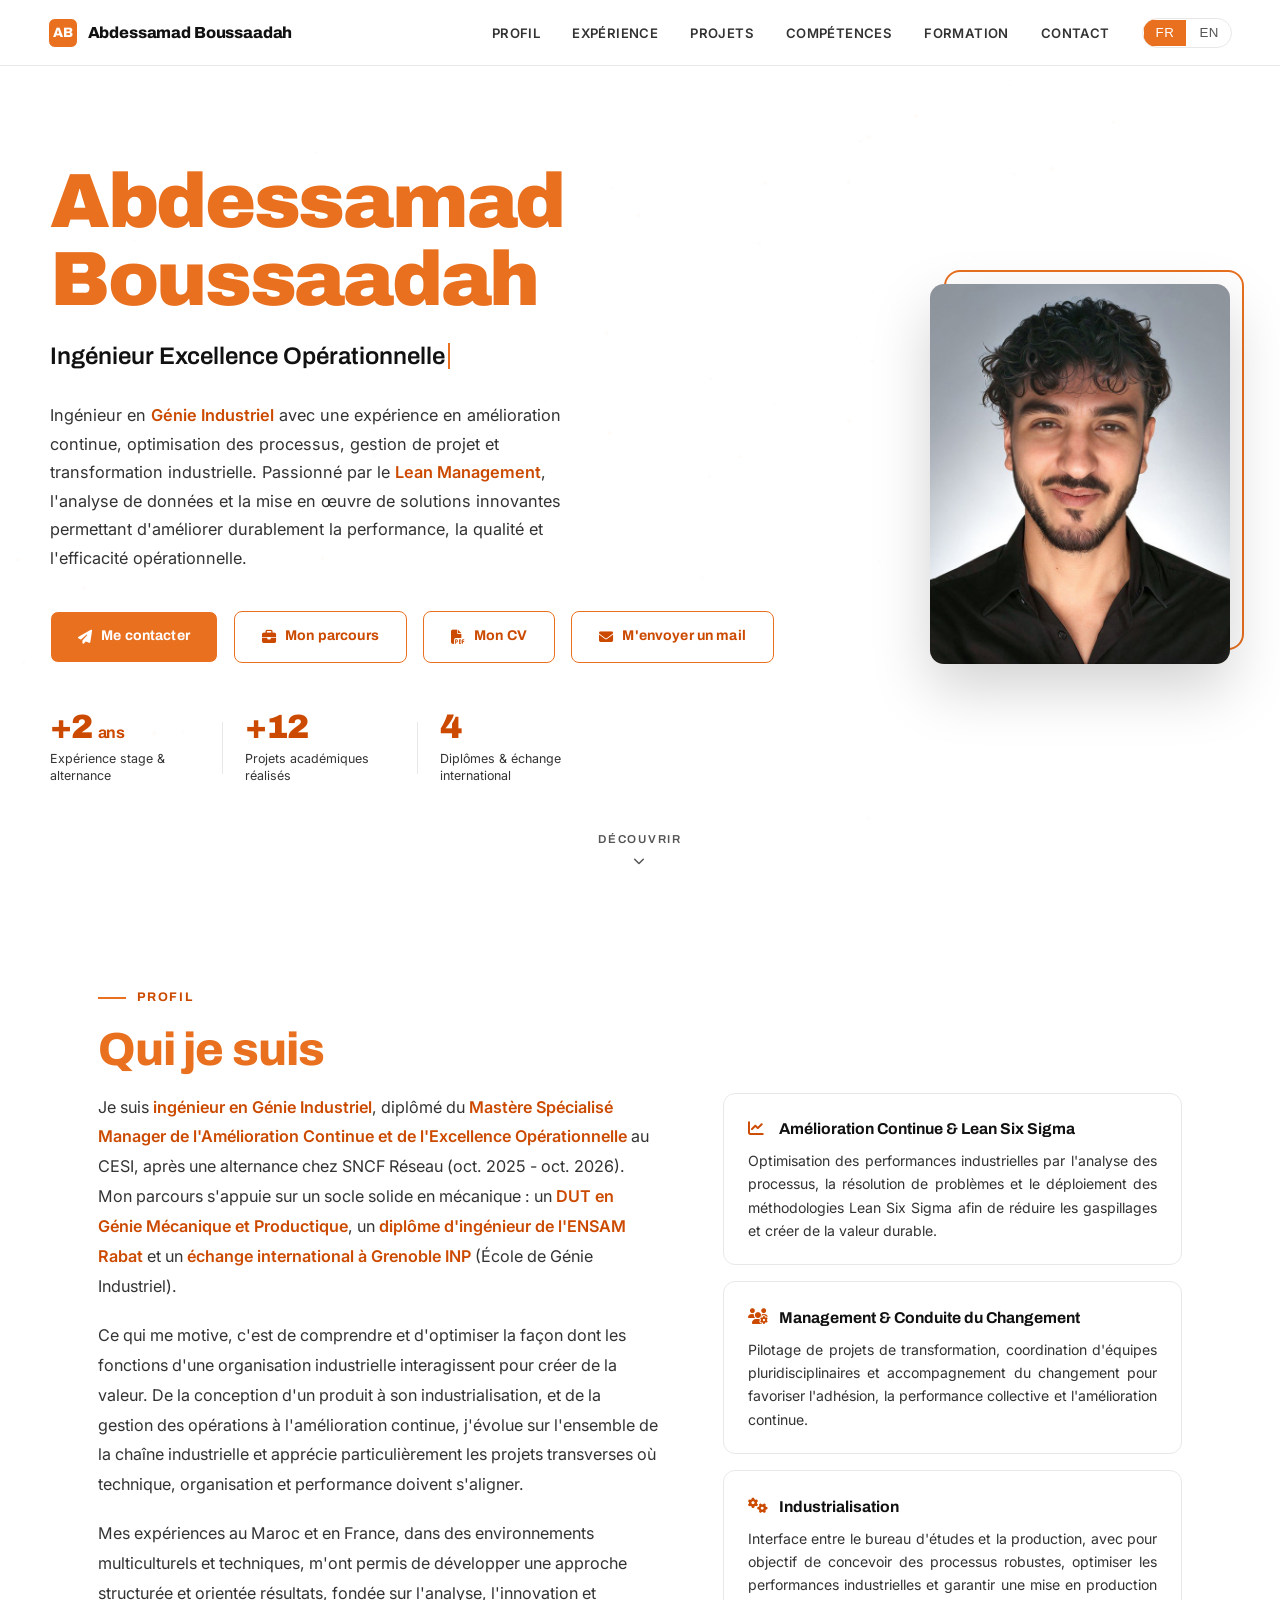
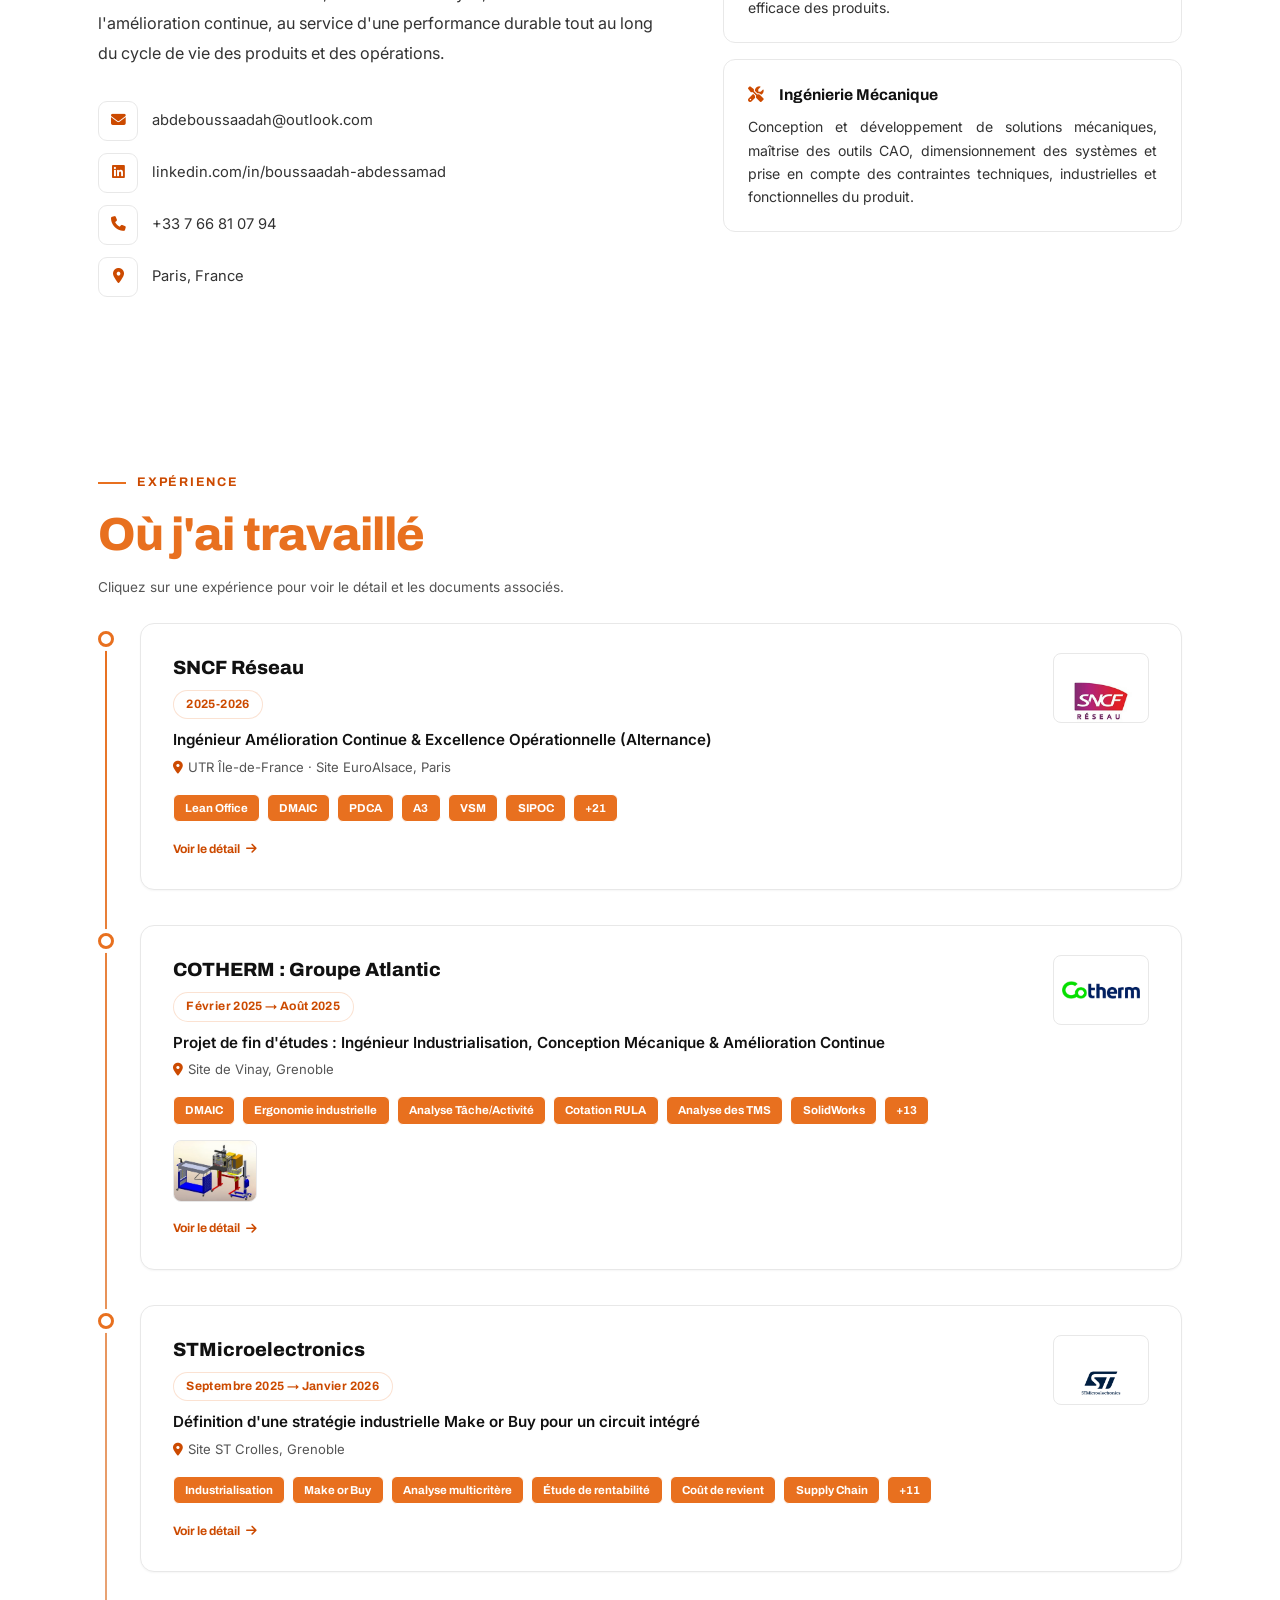
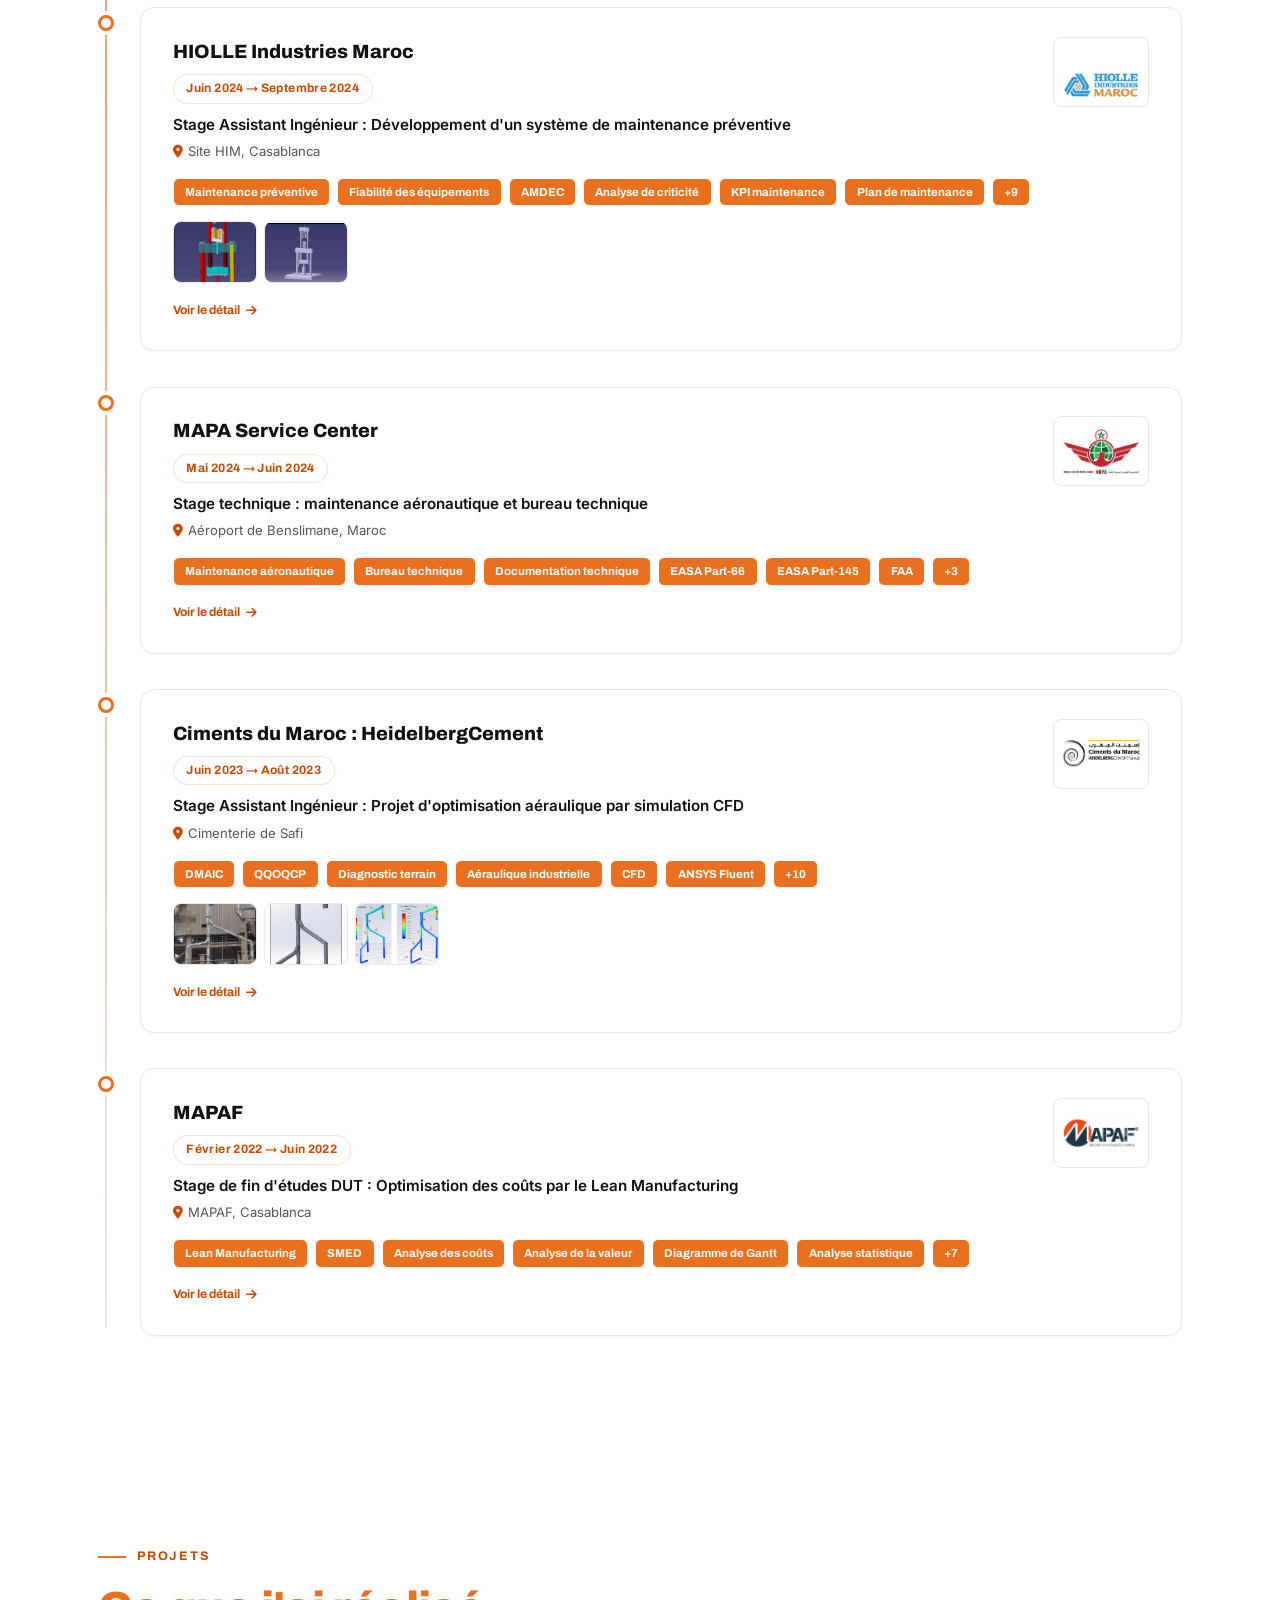
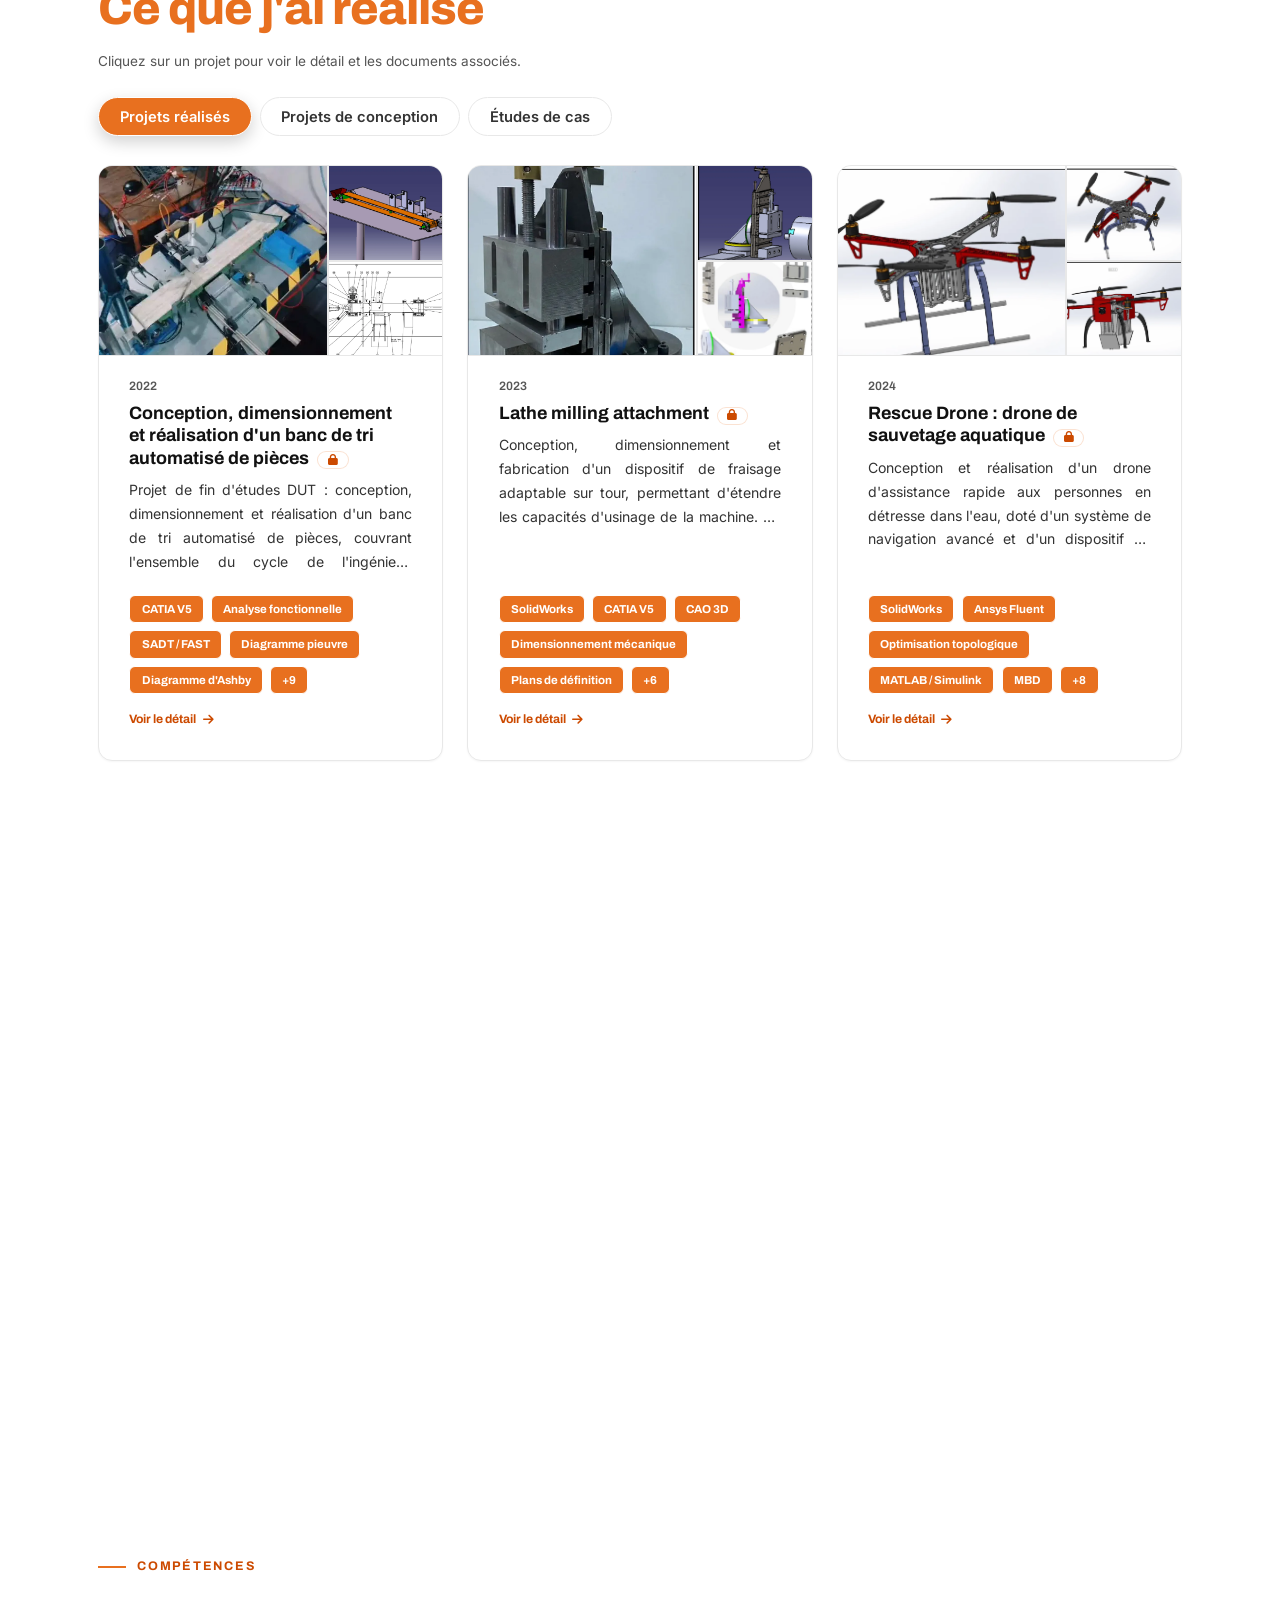
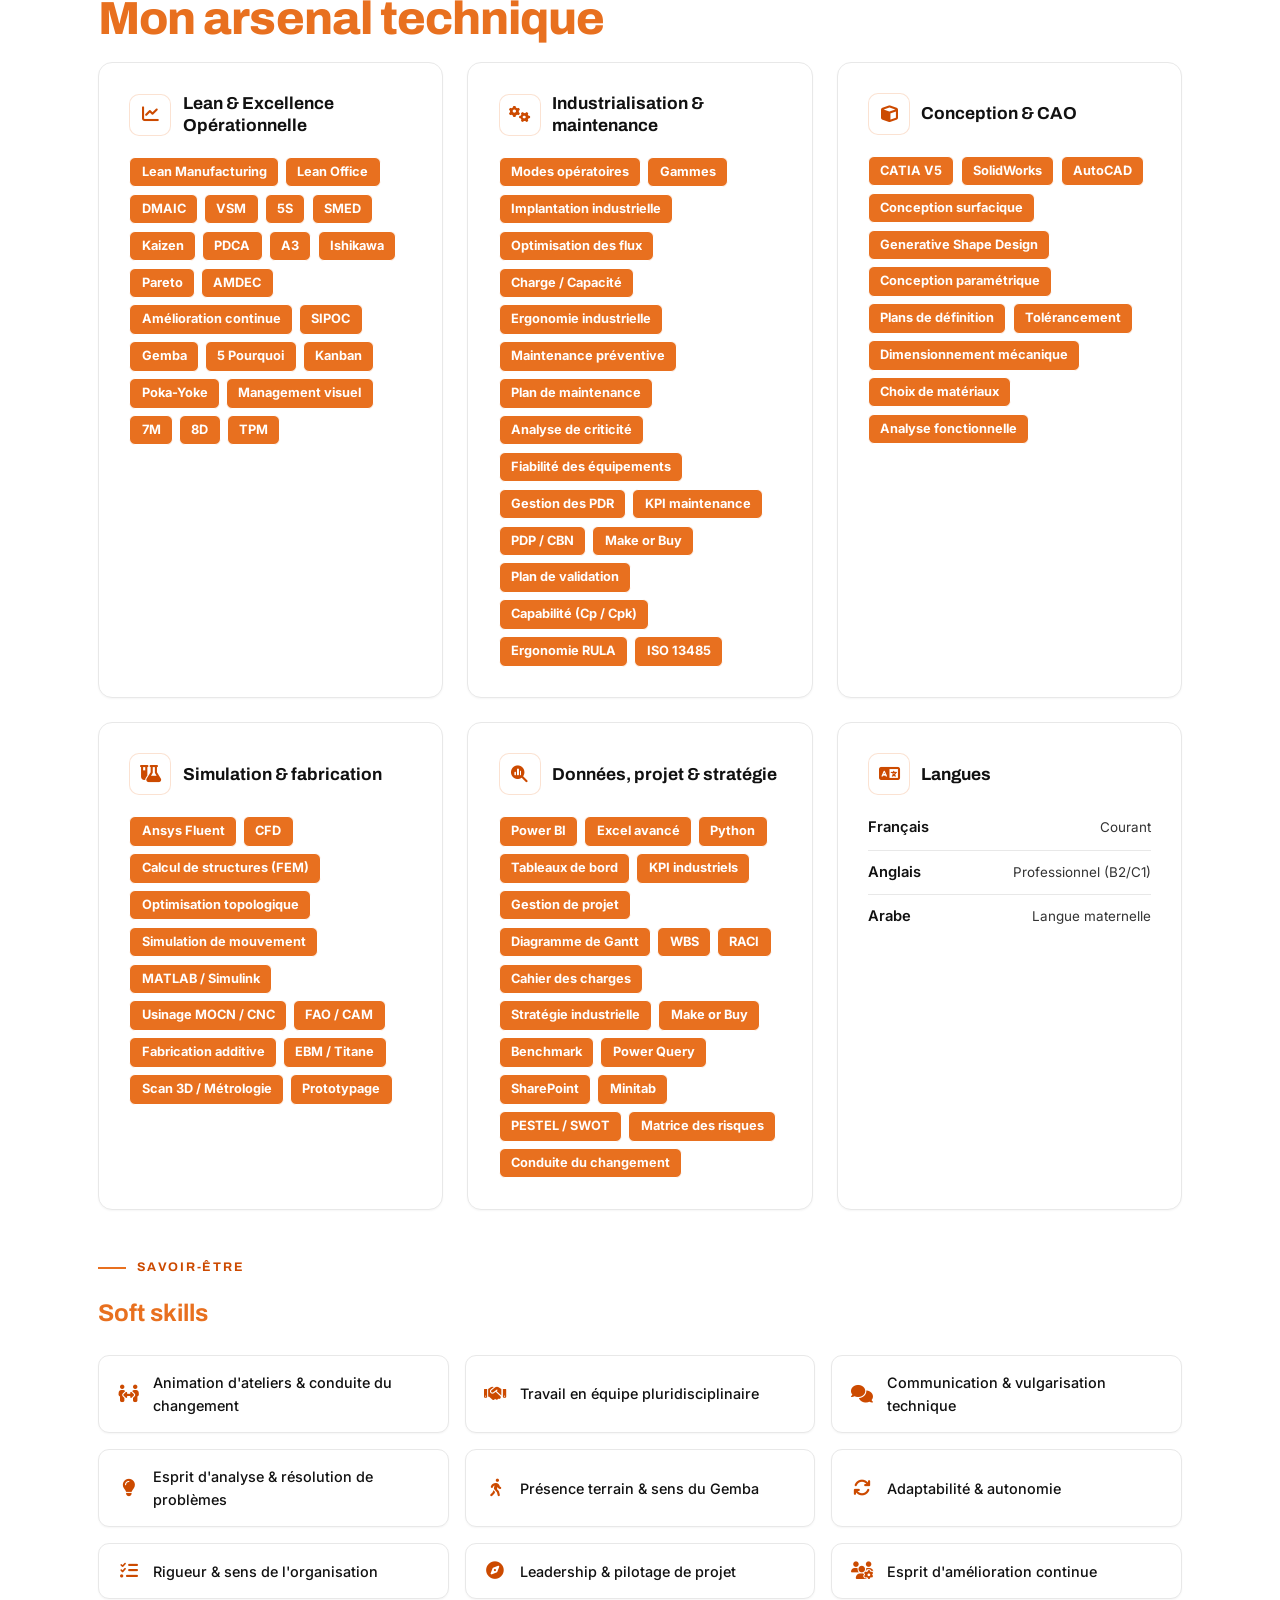
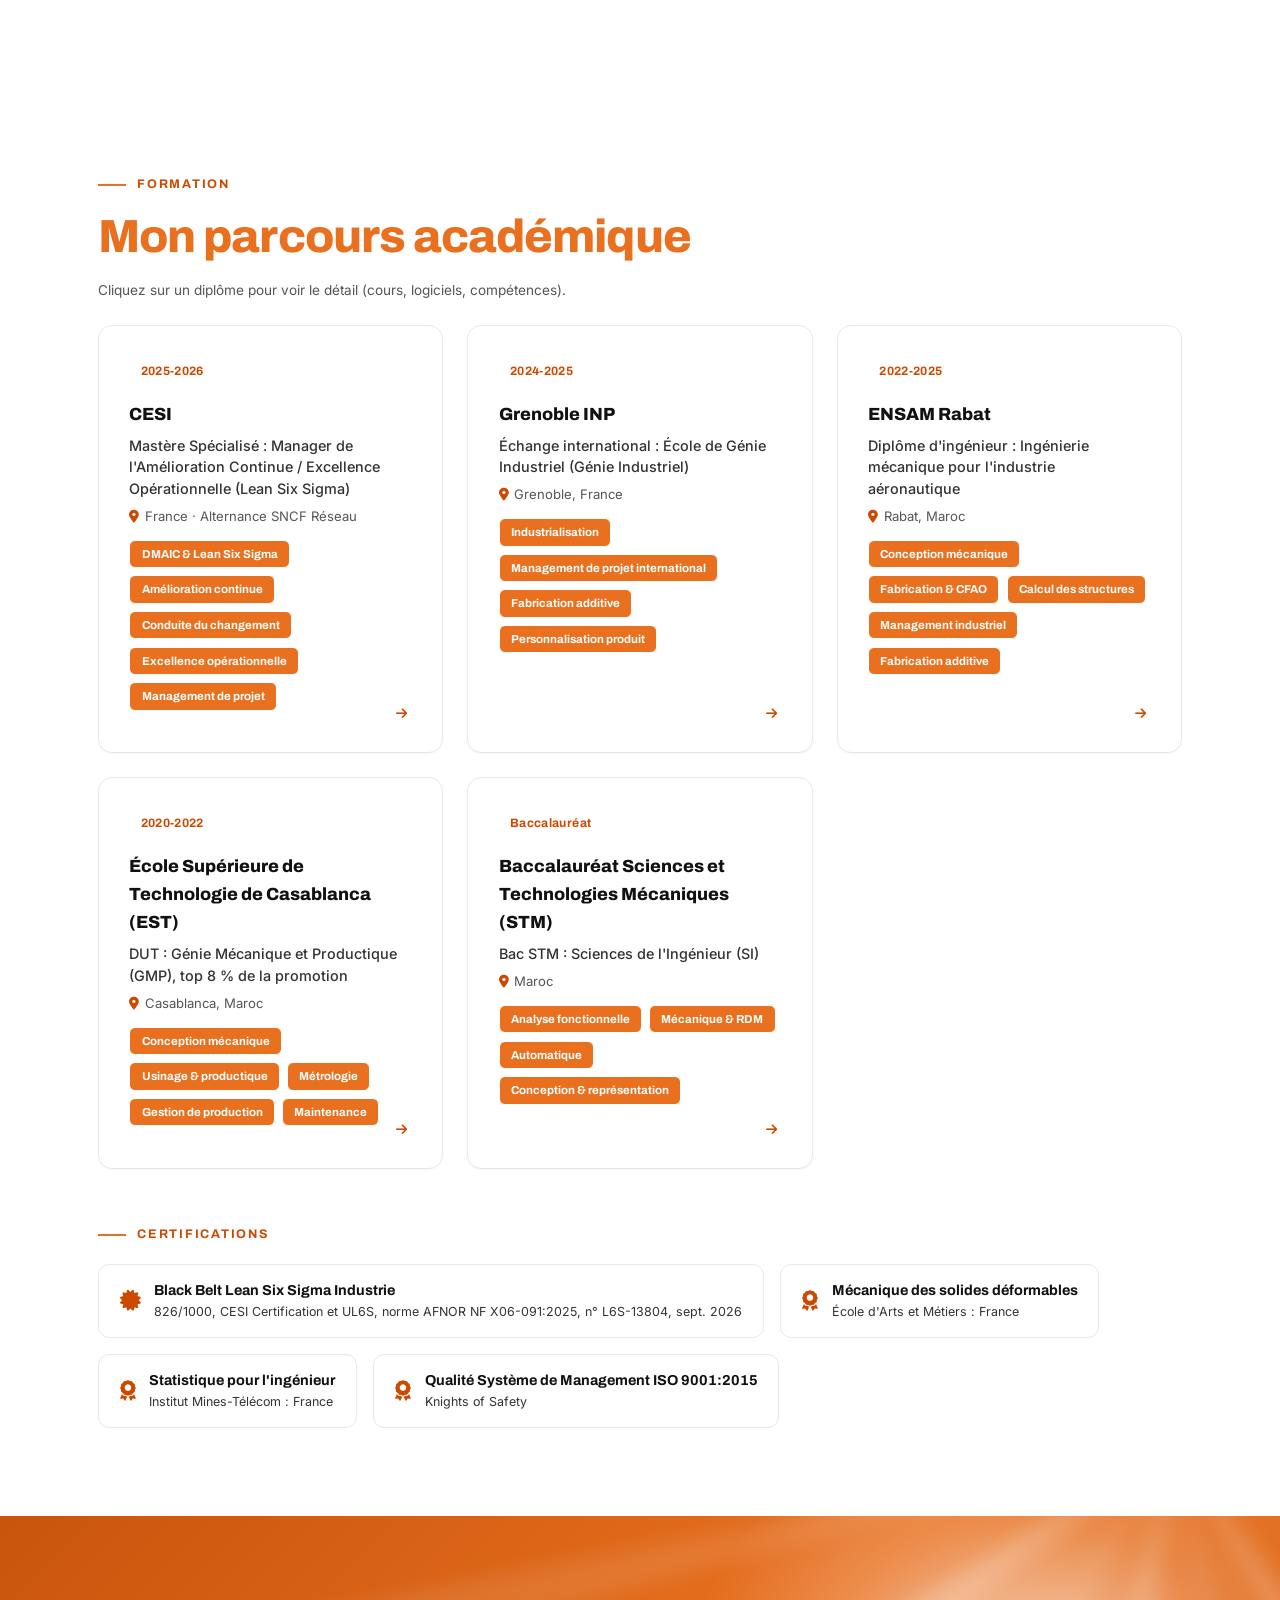
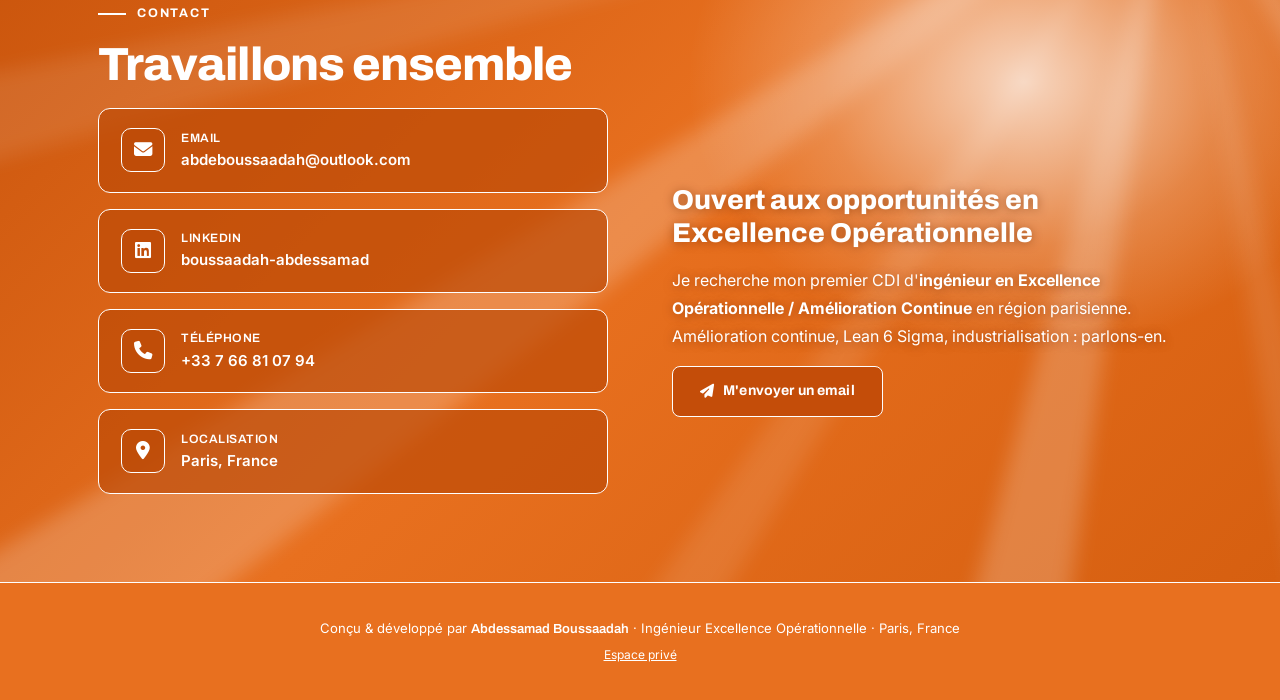
<file: index.html>
<!DOCTYPE html>
<html lang="fr" data-palette="oncf">
<head>
  <meta charset="UTF-8" />
  <meta name="viewport" content="width=device-width, initial-scale=1.0" />
  <title>Abdessamad Boussaadah : Ingénieur Excellence Opérationnelle & Amélioration Continue</title>
  <meta name="description" content="Abdessamad Boussaadah, en recherche de CDI : Ingénieur en Excellence Opérationnelle et Amélioration Continue (Lean 6 Sigma). Génie industriel, industrialisation, ingénierie mécanique. CESI, Grenoble INP, ENSAM Rabat." />
  <link rel="preconnect" href="https://fonts.googleapis.com" />
  <link rel="preconnect" href="https://fonts.gstatic.com" crossorigin />
  <link href="https://fonts.googleapis.com/css2?family=Archivo:wght@400;500;600;700;800;900&family=Inter:wght@300;400;500;600;700&display=swap" rel="stylesheet" />
  <link rel="stylesheet" href="https://cdnjs.cloudflare.com/ajax/libs/font-awesome/6.5.0/css/all.min.css" />
  <style>
    *, *::before, *::after { box-sizing: border-box; margin: 0; padding: 0; }

    :root {
      --navy:      #141d29;   /* bleu marine Safran  */
      --navy2:     #1d2a3a;
      --sky:       #2f9fe0;   /* bleu ciel accent    */
      --sky-dark:  #1a7fbd;
      --sky-soft:  #eaf5fc;
      --bg:        #ffffff;
      --bg2:       #f6f8fa;   /* blanc cassé         */
      --bg3:       #eef2f6;
      --text:      #141d29;
      --muted:     #5a6470;
      --muted2:    #8a939e;
      --border:    #e2e8ef;
      --navy-deep: #0e151f;
      --navy-rgb:  20,29,41;
      --sky-rgb:   47,159,224;
      --on-sky:    #fff;
      --sky-on-dark: #2f9fe0;
      --sky-on-dark-rgb: 47,159,224;
      --display:   'Archivo', sans-serif;
      --body:      'Inter', sans-serif;
    }

    html { scroll-behavior: smooth; }

    /* ── Background industriel animé (filigrane global) ── */
    #bg-net {
      position: fixed; inset: 0; z-index: 0;
      width: 100%; height: 100%;
      pointer-events: none;
    }
    /* le contenu passe au-dessus du canvas */
    nav, section, footer, .edu-modal-overlay { position: relative; z-index: 1; }
    nav { z-index: 100; }
    .edu-modal-overlay { z-index: 200; }

    body {
      font-family: var(--body);
      background: var(--bg);
      color: var(--text);
      overflow-x: hidden;
      line-height: 1.6;
    }

    ::-webkit-scrollbar { width: 8px; }
    ::-webkit-scrollbar-track { background: var(--bg2); }
    ::-webkit-scrollbar-thumb { background: var(--sky); border-radius: 4px; }

    /* ── NAV ── */
    nav {
      position: fixed; top: 0; left: 0; right: 0;
      z-index: 100;
      display: flex; align-items: center; justify-content: space-between;
      padding: 1.1rem 3rem;
      background: rgba(255,255,255,0.92);
      backdrop-filter: blur(12px);
      border-bottom: 1px solid var(--border);
      transition: padding .3s, box-shadow .3s;
    }
    nav.scrolled { padding: .7rem 3rem; box-shadow: 0 4px 24px rgba(var(--navy-rgb),.06); }
    .nav-logo {
      font-family: var(--display);
      font-size: 1rem; font-weight: 800;
      color: var(--navy); text-decoration: none;
      letter-spacing: -.01em; display: flex; align-items: center; gap: .6rem;
      white-space: nowrap;
    }
    .nav-logo .mark {
      width: 30px; height: 30px; border-radius: 7px;
      background: var(--navy); color: #fff;
      display: grid; place-items: center;
      font-size: .85rem; font-weight: 800;
      box-shadow: inset 0 0 0 2px var(--sky);
    }
    .nav-right { display: flex; align-items: center; gap: 2rem; }
    .nav-links { display: flex; gap: 2rem; list-style: none; }
    .nav-links a {
      font-size: .82rem; font-weight: 600;
      color: var(--muted); text-decoration: none;
      letter-spacing: .03em; text-transform: uppercase;
      transition: color .2s; position: relative;
    }
    .nav-links a::after {
      content: ''; position: absolute; bottom: -6px; left: 0;
      width: 0; height: 2px; background: var(--sky);
      transition: width .25s;
    }
    .nav-links a:hover { color: var(--navy); }
    .nav-links a:hover::after { width: 100%; }

    .lang-switch {
      display: flex; border: 1px solid var(--border); border-radius: 999px;
      overflow: hidden; font-family: var(--display); font-size: .72rem; font-weight: 700;
    }
    .lang-switch button {
      background: none; border: none; cursor: pointer;
      padding: .35rem .75rem; color: var(--muted2);
      letter-spacing: .04em; transition: background .2s, color .2s;
    }
    .lang-switch button.active { background: var(--navy); color: #fff; }

    .hamburger { display: none; flex-direction: column; gap: 5px; cursor: pointer; background: none; border: none; }
    .hamburger span { display: block; width: 24px; height: 2px; background: var(--navy); transition: all .3s; }

    section { position: relative; }

    /* ── HERO ── */
    #hero {
      min-height: 100vh;
      display: flex; align-items: center;
      padding: 7rem 3rem 4rem;
      background:
        radial-gradient(ellipse 60% 50% at 80% 0%, rgba(var(--sky-rgb),.12), transparent 60%),
        rgba(255,255,255,.78);
      position: relative; overflow: hidden;
    }
    /* fines lignes "trajectoire" en fond */
    #hero::before {
      content: ''; position: absolute; inset: 0; z-index: 0;
      background-image:
        linear-gradient(rgba(var(--navy-rgb),.025) 1px, transparent 1px),
        linear-gradient(90deg, rgba(var(--navy-rgb),.025) 1px, transparent 1px);
      background-size: 48px 48px;
      mask-image: radial-gradient(ellipse 80% 70% at 50% 40%, #000 30%, transparent 80%);
      -webkit-mask-image: radial-gradient(ellipse 80% 70% at 50% 40%, #000 30%, transparent 80%);
    }
    .hero-inner {
      max-width: 1180px; margin: 0 auto; width: 100%;
      display: grid; grid-template-columns: 1.4fr auto;
      gap: 5rem; align-items: center;
      position: relative; z-index: 1;
    }
    .hero-tag {
      display: inline-flex; align-items: center; gap: .6rem;
      font-family: var(--display); font-size: .76rem; font-weight: 700;
      color: var(--sky-dark); background: var(--sky-soft);
      border: 1px solid rgba(var(--sky-rgb),.25);
      padding: .4rem 1rem; border-radius: 999px;
      letter-spacing: .05em; text-transform: uppercase;
      margin-bottom: 1.8rem; animation: fadeUp .6s ease both;
    }
    .hero-tag .dot { width: 7px; height: 7px; border-radius: 50%; background: var(--sky); animation: pulse 2s infinite; }

    h1.hero-name {
      font-family: var(--display);
      font-size: clamp(2.6rem, 6vw, 4.8rem);
      font-weight: 900; line-height: 1.02;
      letter-spacing: -.03em; color: var(--navy);
      animation: fadeUp .6s .1s ease both;
    }
    h1.hero-name .accent { color: var(--sky); }

    .hero-role {
      font-family: var(--display);
      font-size: clamp(1.05rem, 2.4vw, 1.5rem);
      font-weight: 600; color: var(--muted);
      margin: 1.1rem 0 0; min-height: 1.6em;
      animation: fadeUp .6s .2s ease both;
    }
    #typed-text { color: var(--navy); border-right: 2px solid var(--sky); padding-right: 3px; }

    .hero-desc {
      max-width: 560px; margin: 1.6rem 0 2.4rem;
      color: var(--muted); font-size: 1.02rem; line-height: 1.75;
      text-align: justify; text-justify: inter-word;
      animation: fadeUp .6s .3s ease both;
    }
    .hero-desc strong { color: var(--navy); font-weight: 600; }

    .hero-cta { display: flex; gap: 1rem; flex-wrap: wrap; animation: fadeUp .6s .4s ease both; }
    .btn {
      display: inline-flex; align-items: center; gap: .55rem;
      padding: .85rem 1.7rem; border-radius: 8px;
      font-family: var(--display); font-size: .88rem; font-weight: 700;
      text-decoration: none; transition: all .25s; cursor: pointer; border: none;
      letter-spacing: .01em;
    }
    .btn-primary { background: var(--navy); color: #fff; }
    .btn-primary:hover { background: var(--sky); transform: translateY(-2px); box-shadow: 0 10px 28px rgba(var(--sky-rgb),.3); }
    .btn-outline { background: transparent; color: var(--navy); border: 1.5px solid var(--border); }
    .btn-outline:hover { border-color: var(--sky); color: var(--sky-dark); transform: translateY(-2px); }

    /* Stats chiffrées */
    .hero-stats {
      display: flex; gap: 2.8rem; flex-wrap: wrap; margin-top: 3rem;
      animation: fadeUp .6s .5s ease both;
    }
    .stat { position: relative; }
    .stat + .stat::before {
      content: ''; position: absolute; left: -1.4rem; top: 50%; transform: translateY(-50%);
      width: 1px; height: 70%; background: var(--border);
    }
    .stat-n {
      font-family: var(--display); font-size: 2.1rem; font-weight: 900;
      color: var(--navy); line-height: 1; letter-spacing: -.02em;
    }
    .stat-n .stat-u { font-size: 1rem; font-weight: 700; color: var(--sky-dark); }
    .stat-l { font-size: .78rem; color: var(--muted); margin-top: .45rem; max-width: 150px; line-height: 1.35; }

    /* Photo */
    .hero-photo-wrap { position: relative; flex-shrink: 0; align-self: center; }
    .hero-photo-wrap::before {
      content: ''; position: absolute; inset: -14px -14px 14px 14px;
      border: 2px solid var(--sky); border-radius: 16px; z-index: 0;
    }
    .hero-photo {
      width: 300px; height: 380px; border-radius: 14px;
      object-fit: cover; object-position: center;
      position: relative; z-index: 1;
      box-shadow: 0 24px 60px rgba(var(--navy-rgb),.18);
      display: block; background: var(--bg3);
    }
    .hero-photo-placeholder {
      width: 300px; height: 380px; border-radius: 14px;
      position: relative; z-index: 1;
      background: linear-gradient(160deg, var(--navy), var(--navy2));
      display: grid; place-items: center; color: var(--sky);
      box-shadow: 0 24px 60px rgba(var(--navy-rgb),.18);
      text-align: center; padding: 2rem;
    }
    .hero-photo-placeholder i { font-size: 3rem; margin-bottom: 1rem; opacity: .6; }
    .hero-photo-placeholder span { font-family: var(--display); font-size: .8rem; color: #fff; opacity: .55; line-height: 1.5; }

    .scroll-hint {
      position: absolute; bottom: 2rem; left: 50%; transform: translateX(-50%);
      color: var(--muted2); font-size: .72rem; text-transform: uppercase; letter-spacing: .15em;
      font-family: var(--display); font-weight: 600;
      display: flex; flex-direction: column; align-items: center; gap: .5rem;
      animation: bounce 2.2s infinite; z-index: 1;
    }

    /* ── SECTION COMMON ── */
    .section-wrap { max-width: 1180px; margin: 0 auto; padding: 6.5rem 3rem; }
    .section-eyebrow {
      font-family: var(--display); font-size: .78rem; font-weight: 700;
      color: var(--sky-dark); text-transform: uppercase; letter-spacing: .14em;
      display: flex; align-items: center; gap: .7rem; margin-bottom: 1rem;
    }
    .section-eyebrow::before { content: ''; width: 28px; height: 2px; background: var(--sky); }
    .section-title {
      font-family: var(--display);
      font-size: clamp(1.9rem, 4vw, 2.9rem);
      font-weight: 800; letter-spacing: -.02em; color: var(--navy);
      margin-bottom: 3rem; line-height: 1.1;
    }

    /* ── ABOUT ── */
    #about { background: rgba(246,248,250,.9); }
    .about-grid { display: grid; grid-template-columns: 1.1fr .9fr; gap: 4rem; align-items: start; }
    .about-text p { color: var(--muted); line-height: 1.85; margin-bottom: 1.2rem; font-size: 1.01rem; text-align: justify; text-justify: inter-word; }
    .about-text strong { color: var(--navy); font-weight: 600; }
    .about-contacts { display: flex; flex-direction: column; gap: .75rem; margin-top: 2rem; }
    .contact-item {
      display: flex; align-items: center; gap: .85rem;
      font-size: .92rem; color: var(--muted); text-decoration: none; transition: color .2s;
    }
    .contact-item:hover { color: var(--sky-dark); }
    .contact-icon {
      width: 40px; height: 40px; border-radius: 9px;
      background: #fff; border: 1px solid var(--border);
      display: grid; place-items: center; color: var(--sky-dark); flex-shrink: 0;
    }

    .about-right { display: flex; flex-direction: column; gap: 1rem; }
    .info-card {
      background: #fff; border: 1px solid var(--border);
      border-radius: 12px; padding: 1.4rem 1.5rem;
      transition: border-color .25s, transform .25s, box-shadow .25s;
    }
    .info-card:hover { border-color: var(--sky); transform: translateX(4px); box-shadow: 0 8px 24px rgba(var(--navy-rgb),.06); }
    .info-card-head { display: flex; align-items: center; gap: .7rem; font-family: var(--display); font-weight: 700; font-size: .98rem; margin-bottom: .5rem; color: var(--navy); }
    .info-card-head i { color: var(--sky-dark); width: 20px; }
    .info-card p { color: var(--muted); font-size: .88rem; line-height: 1.65; }

    /* ── EXPERIENCE ── */
    #experience { background: rgba(255,255,255,.86); }
    .timeline { position: relative; }
    .timeline::before {
      content: ''; position: absolute; left: 7px; top: 8px; bottom: 8px;
      width: 2px; background: linear-gradient(180deg, var(--sky), var(--border));
    }
    .tl-item { padding-left: 2.6rem; margin-bottom: 2.2rem; position: relative; }
    .tl-dot {
      position: absolute; left: 0; top: 8px;
      width: 16px; height: 16px; border-radius: 50%;
      background: #fff; border: 3px solid var(--sky);
      box-shadow: 0 0 0 4px var(--bg);
    }
    .tl-card {
      background: #fff; border: 1px solid var(--border);
      border-radius: 14px; padding: 1.8rem 2rem;
      transition: border-color .25s, transform .25s, box-shadow .25s;
    }
    .tl-card:hover { border-color: var(--sky); transform: translateX(6px); box-shadow: 0 14px 36px rgba(var(--navy-rgb),.07); }
    .tl-head { display: flex; align-items: flex-start; justify-content: space-between; flex-wrap: nowrap; gap: 1rem; margin-bottom: .35rem; }
    .tl-head-left { display: flex; flex-direction: column; gap: .4rem; align-items: flex-start; min-width: 0; }
    .tl-logo {
      flex-shrink: 0; width: 96px; height: 70px; border-radius: 8px;
      background: #fff; border: 1px solid var(--border);
      display: grid; place-items: center; overflow: hidden; padding: 8px;
    }
    .tl-logo img { max-width: 100%; max-height: 100%; object-fit: contain; display: block; }
    .detail-logo {
      position: absolute; top: 1.5rem; right: 4.4rem;
      width: 104px; height: 76px; border-radius: 9px;
      background: #fff; border: 1px solid rgba(255,255,255,.3);
      display: grid; place-items: center; overflow: hidden; padding: 9px;
    }
    .detail-logo:empty { display: none; }
    .detail-logo img { max-width: 100%; max-height: 100%; object-fit: contain; display: block; }
    .tl-company { font-family: var(--display); font-size: 1.2rem; font-weight: 800; color: var(--navy); }
    .tl-date {
      font-family: var(--display); font-size: .76rem; font-weight: 700; color: var(--sky-dark);
      background: var(--sky-soft); border: 1px solid rgba(var(--sky-rgb),.2);
      padding: .25rem .8rem; border-radius: 999px; white-space: nowrap; letter-spacing: .03em;
    }
    .tl-role { font-size: .95rem; color: var(--navy); font-weight: 600; margin-bottom: .25rem; }
    .tl-loc { font-size: .82rem; color: var(--muted2); margin-bottom: 1rem; }
    .tl-loc i { margin-right: .35rem; color: var(--sky-dark); }
    .tl-items { list-style: none; display: flex; flex-direction: column; gap: .55rem; }
    .tl-items li { font-size: .9rem; color: var(--muted); padding-left: 1.4rem; position: relative; line-height: 1.65; }
    .tl-items li::before { content: ''; position: absolute; left: 0; top: .55em; width: 6px; height: 6px; border-radius: 1px; background: var(--sky); }
    .tl-items strong { color: var(--navy); font-weight: 600; }

    /* ── PROJECTS ── */
    #projects { background: rgba(246,248,250,.9); }
    .proj-tabs { display: flex; gap: .5rem; flex-wrap: wrap; margin: 0 0 1.8rem; }
    .proj-tab {
      font-family: inherit; font-size: .92rem; font-weight: 600;
      color: var(--muted); background: #fff;
      border: 1px solid var(--border); border-radius: 999px;
      padding: .6rem 1.3rem; cursor: pointer;
      transition: color .2s, background .2s, border-color .2s, box-shadow .2s;
    }
    .proj-tab:hover { color: var(--navy); border-color: var(--sky); }
    .proj-tab.active {
      color: #fff; background: var(--navy);
      border-color: var(--navy); box-shadow: 0 6px 16px rgba(var(--navy-rgb),.18);
    }
    .proj-grid { display: grid; grid-template-columns: repeat(auto-fit, minmax(320px, 1fr)); gap: 1.5rem; }
    .proj-card {
      background: #fff; border: 1px solid var(--border);
      border-radius: 14px; padding: 1.9rem;
      transition: border-color .25s, transform .25s, box-shadow .25s;
      display: flex; flex-direction: column; position: relative; overflow: hidden;
    }
    .proj-card::before { content: ''; position: absolute; top: 0; left: 0; right: 0; height: 3px; background: var(--sky); transform: scaleX(0); transform-origin: left; transition: transform .3s; }
    .proj-card:hover::before { transform: scaleX(1); }
    .proj-card:hover { border-color: var(--sky); transform: translateY(-6px); box-shadow: 0 22px 44px rgba(var(--navy-rgb),.1); }
    .proj-top { display: flex; align-items: center; justify-content: space-between; margin-bottom: 1.1rem; }
    .proj-icon {
      width: 48px; height: 48px; border-radius: 11px;
      background: var(--sky-soft); border: 1px solid rgba(var(--sky-rgb),.2);
      display: grid; place-items: center; color: var(--sky-dark); font-size: 1.2rem;
    }
    .proj-year { font-family: var(--display); font-size: .76rem; font-weight: 600; color: var(--muted2); }
    .proj-name { font-family: var(--display); font-size: 1.12rem; font-weight: 700; margin-bottom: .55rem; color: var(--navy); line-height: 1.25; }
    .proj-desc { font-size: .88rem; color: var(--muted); line-height: 1.7; flex: 1; margin-bottom: 1.3rem; }
    .proj-tags { display: flex; flex-wrap: wrap; gap: .45rem; }
    .tag {
      font-family: var(--display); font-size: .72rem; font-weight: 600;
      padding: .25rem .7rem; border-radius: 6px;
      background: var(--bg3); border: 1px solid var(--border); color: var(--muted);
    }
    .tag.sky { background: var(--sky-soft); border-color: rgba(var(--sky-rgb),.25); color: var(--sky-dark); }

    /* ── SKILLS ── */
    #skills { background: rgba(255,255,255,.86); }
    .skills-grid { display: grid; grid-template-columns: repeat(auto-fit, minmax(300px, 1fr)); gap: 1.5rem; align-items: stretch; }
    .skill-cat {
      background: #fff; border: 1px solid var(--border);
      border-radius: 14px; padding: 1.9rem;
      transition: border-color .25s, transform .25s, box-shadow .25s;
      display: flex; flex-direction: column; position: relative; overflow: hidden;
    }
    .skill-cat::before { content: ''; position: absolute; top: 0; left: 0; right: 0; height: 3px; background: var(--sky); transform: scaleX(0); transform-origin: left; transition: transform .3s; }
    .skill-cat:hover::before { transform: scaleX(1); }
    .skill-cat:hover { border-color: var(--sky); transform: translateY(-6px); box-shadow: 0 22px 44px rgba(var(--navy-rgb),.1); }
    .skill-cat-head { display: flex; align-items: center; gap: .7rem; font-family: var(--display); font-weight: 700; font-size: 1.08rem; line-height: 1.25; margin-bottom: 1.3rem; color: var(--navy); }
    .skill-cat-head i { width: 42px; height: 42px; border-radius: 10px; background: var(--sky-soft); border: 1px solid rgba(var(--sky-rgb),.2); display: grid; place-items: center; color: var(--sky-dark); font-size: 1.05rem; flex-shrink: 0; }
    .skill-tags { display: flex; flex-wrap: wrap; gap: .5rem; flex: 1; align-content: space-between; }
    .stag {
      font-family: var(--body); font-size: .84rem; font-weight: 500;
      padding: .4rem .85rem; border-radius: 7px; flex: 1 1 auto; text-align: center; white-space: nowrap;
      background: var(--bg3); border: 1px solid var(--border); color: var(--text); transition: all .2s;
    }
    .stag:hover { background: var(--sky-soft); border-color: rgba(var(--sky-rgb),.3); color: var(--sky-dark); }
    .stag.highlight { background: var(--bg3); border-color: var(--border); color: var(--text); }

    /* Soft skills */
    .soft-block { margin-top: 3rem; }
    .soft-title { font-family: var(--display); font-weight: 700; font-size: 1.5rem; color: var(--navy); margin: .2rem 0 1.4rem; }
    .soft-grid { display: grid; grid-template-columns: repeat(auto-fit, minmax(260px, 1fr)); gap: 1rem; }
    .soft-item { display: flex; align-items: center; gap: .85rem; background: #fff; border: 1px solid var(--border); border-radius: 11px; padding: .95rem 1.15rem; font-size: .9rem; font-weight: 500; color: var(--text); transition: border-color .2s, transform .2s, box-shadow .2s; }
    .soft-item:hover { border-color: var(--sky); transform: translateY(-3px); box-shadow: 0 12px 28px rgba(var(--navy-rgb),.07); }
    .soft-item i { color: var(--sky-dark); font-size: 1.1rem; flex-shrink: 0; width: 1.4rem; text-align: center; }

    /* ── EDUCATION ── */
    #education { background: rgba(246,248,250,.9); }
    .edu-grid { display: grid; grid-template-columns: repeat(auto-fit, minmax(300px, 1fr)); gap: 1.5rem; }
    .edu-hint { font-size: .85rem; color: var(--muted2); margin-bottom: 1.5rem; display: flex; align-items: center; gap: .5rem; }
    .edu-card {
      background: #fff; border: 1px solid var(--border);
      border-radius: 14px; padding: 1.9rem;
      transition: border-color .25s, transform .25s, box-shadow .25s;
      position: relative; cursor: pointer; outline: none; padding-bottom: 2.6rem;
    }
    .edu-card:hover, .edu-card:focus-visible { border-color: var(--sky); transform: translateY(-4px); box-shadow: 0 14px 34px rgba(var(--navy-rgb),.08); }
    .edu-card:focus-visible { box-shadow: 0 0 0 3px rgba(var(--sky-rgb),.35); }
    .edu-year {
      font-family: var(--display); font-size: .76rem; font-weight: 700; color: var(--sky-dark);
      background: var(--sky-soft); padding: .25rem .7rem; border-radius: 999px;
      display: inline-block; margin-bottom: 1rem; letter-spacing: .03em;
    }
    .edu-school { font-family: var(--display); font-size: 1.1rem; font-weight: 800; margin-bottom: .35rem; color: var(--navy); }
    .edu-degree { font-size: .9rem; color: var(--muted); font-weight: 500; margin-bottom: .4rem; line-height: 1.5; }
    .edu-loc { font-size: .82rem; color: var(--muted2); }
    .edu-loc i { margin-right: .35rem; color: var(--sky-dark); }
    .edu-more {
      position: absolute; bottom: 1.4rem; right: 1.6rem;
      width: 30px; height: 30px; border-radius: 50%;
      background: var(--sky-soft); color: var(--sky-dark);
      display: grid; place-items: center; font-size: .8rem;
      transition: background .25s, color .25s, transform .25s;
    }
    .edu-card:hover .edu-more, .edu-card:focus-visible .edu-more { background: var(--sky); color: #fff; transform: translateX(3px); }

    /* ── MODALE FORMATION ── */
    .edu-modal-overlay {
      position: fixed; inset: 0; z-index: 200;
      background: rgba(var(--navy-rgb),.55); backdrop-filter: blur(4px);
      display: none; align-items: center; justify-content: center; padding: 1.5rem;
      opacity: 0; transition: opacity .25s;
    }
    .edu-modal-overlay.open { display: flex; opacity: 1; }
    .edu-modal {
      background: #fff; border-radius: 18px; width: 100%; max-width: 640px;
      max-height: 88vh; overflow-y: auto; position: relative;
      box-shadow: 0 30px 80px rgba(var(--navy-rgb),.35);
      transform: translateY(20px) scale(.97); transition: transform .3s;
    }
    .edu-modal-overlay.open .edu-modal { transform: translateY(0) scale(1); }
    .edu-modal-close {
      position: absolute; top: 1.1rem; right: 1.1rem;
      width: 38px; height: 38px; border-radius: 50%;
      background: var(--bg2); border: 1px solid var(--border); color: var(--navy);
      cursor: pointer; font-size: 1rem; display: grid; place-items: center;
      transition: background .2s, color .2s; z-index: 2;
    }
    .edu-modal-close:hover { background: var(--navy); color: #fff; }
    .edu-modal-head {
      background: linear-gradient(150deg, var(--navy), var(--navy2));
      color: #fff; padding: 2.2rem 2.2rem 1.8rem; border-radius: 18px 18px 0 0;
    }
    .edu-modal-year {
      font-family: var(--display); font-size: .74rem; font-weight: 700; color: var(--navy);
      background: var(--sky); padding: .25rem .7rem; border-radius: 999px;
      display: inline-block; margin-bottom: .9rem; letter-spacing: .03em;
    }
    .edu-modal-school { font-family: var(--display); font-size: 1.5rem; font-weight: 800; margin-bottom: .4rem; line-height: 1.15; }
    /* espace pour le logo dans la modale détail */
    #detailModal .edu-modal-head { padding-right: 9rem; }
    #detailModal .edu-modal-head:has(.detail-logo:empty) { padding-right: 2.2rem; }
    .edu-modal-degree { font-size: .95rem; color: rgba(255,255,255,.8); line-height: 1.5; margin-bottom: .7rem; }
    .edu-modal-loc { font-size: .82rem; color: var(--sky); }
    .edu-modal-body { padding: 1.8rem 2.2rem 2.2rem; }
    .edu-block { margin-bottom: 1.7rem; }
    .edu-block:last-child { margin-bottom: 0; }
    .edu-block-head {
      font-family: var(--display); font-weight: 700; font-size: .95rem; color: var(--navy);
      display: flex; align-items: center; gap: .6rem; margin-bottom: .9rem;
    }
    .edu-block-head i { color: var(--sky-dark); }
    .edu-block ul { list-style: none; display: flex; flex-direction: column; gap: .5rem; }
    .edu-block ul li { font-size: .88rem; color: var(--muted); padding-left: 1.3rem; position: relative; line-height: 1.6; }
    .edu-block ul li::before { content: ''; position: absolute; left: 0; top: .55em; width: 6px; height: 6px; border-radius: 1px; background: var(--sky); }
    .detail-thesis-box {
      background: var(--sky-soft, var(--sky-soft)); border-left: 3px solid var(--sky);
      border-radius: 8px; padding: .9rem 1.1rem; color: var(--navy);
      font-size: .9rem; line-height: 1.6; font-style: italic;
    }
    .dx-flow { display: flex; flex-wrap: wrap; align-items: stretch; gap: .4rem; margin: .2rem 0 .4rem; }
    .dx-flow-step {
      flex: 1 1 0; min-width: 110px; background: var(--sky-soft, var(--sky-soft));
      border: 1px solid #cfe5f5; border-radius: 8px; padding: .6rem .5rem;
      font-size: .72rem; font-weight: 600; color: var(--navy); text-align: center;
      display: flex; align-items: center; justify-content: center; line-height: 1.3;
    }
    .dx-flow-arrow { display: flex; align-items: center; color: var(--sky); font-size: .8rem; }
    @media (max-width: 640px) {
      .dx-flow { flex-direction: column; }
      .dx-flow-step { min-width: 0; }
      .dx-flow-arrow { transform: rotate(90deg); justify-content: center; }
    }
    @media (max-width: 720px) { .dx-grid { grid-template-columns: 1fr; } }
    .dx-panel { border: 1px solid var(--border); border-radius: 10px; overflow: hidden; }
    .dx-panel-head { background: var(--navy); color: #fff; font-size: .72rem; font-weight: 700; text-transform: uppercase; letter-spacing: .04em; padding: .55rem .8rem; text-align: center; }
    .dx-rows { padding: .3rem .8rem; }
    .dx-row { display: flex; justify-content: space-between; align-items: center; padding: .5rem 0; border-bottom: 1px solid var(--border); font-size: .82rem; }
    .dx-row:last-child { border-bottom: none; }
    .dx-row .k { color: var(--muted); }
    .dx-row .val { font-weight: 700; color: var(--navy); font-variant-numeric: tabular-nums; }
    .dx-table { width: 100%; border-collapse: collapse; font-size: .8rem; }
    .dx-table th, .dx-table td { padding: .5rem .55rem; border-bottom: 1px solid var(--border); }
    .dx-table th { text-align: center; }
    .dx-table td { text-align: center; font-variant-numeric: tabular-nums; font-feature-settings: 'tnum'; }
    .dx-table thead th { background: var(--navy); color: #fff; font-weight: 600; font-size: .72rem; }
    .dx-table th:first-child, .dx-table td:first-child { text-align: left; color: var(--muted); }
    .dx-table td.s1 { color: var(--navy); font-weight: 600; }
    .dx-table td.s2 { color: var(--sky-dark, #1d6fa5); font-weight: 700; }
    .dx-table td.s3 { color: #5d8a1e; font-weight: 600; }
    .dx-table tr.dx-score td { background: #f5f9fc; font-weight: 800; font-size: .88rem; }
    .dx-table td.win { background: var(--sky-soft, var(--sky-soft)); }
    .dx-reco { margin: 1rem 0; background: #fff8e8; border: 1px solid #f0dca0; border-radius: 8px; padding: .8rem 1rem; font-size: .85rem; color: var(--navy); text-align: center; }
    .dx-reco strong { color: #b8860b; }
    .dx-impacts { display: flex; flex-wrap: wrap; gap: .8rem; align-items: center; background: #f5f9fc; border-radius: 10px; padding: 1rem; }
    .dx-impacts .ttl { font-size: .74rem; font-weight: 700; text-transform: uppercase; color: var(--navy); letter-spacing: .03em; flex: 1 1 100%; }
    .dx-impact { text-align: center; flex: 1 1 auto; min-width: 80px; }
    .dx-impact .v { font-family: 'Archivo', sans-serif; font-size: 1.25rem; font-weight: 800; color: var(--sky); line-height: 1; font-variant-numeric: tabular-nums; }
    .dx-impact .l { font-size: .66rem; color: var(--muted); margin-top: .3rem; line-height: 1.3; }
    /* MAPAF charts */
    .dx-charts { display: grid; grid-template-columns: repeat(auto-fit, minmax(220px, 1fr)); gap: 1rem; margin: 1rem 0; }
    .dx-chart { border: 1px solid var(--border); border-radius: 10px; padding: .9rem; }
    .dx-chart-h { font-size: .74rem; font-weight: 700; text-transform: uppercase; letter-spacing: .03em; color: var(--navy); margin-bottom: .8rem; text-align: center; }
    .dx-legend { display: flex; flex-direction: column; gap: .4rem; }
    .dx-leg { display: flex; align-items: center; gap: .5rem; font-size: .78rem; }
    .dx-leg .sw { width: 11px; height: 11px; border-radius: 2px; flex-shrink: 0; }
    .dx-leg .lab { flex: 1; color: var(--navy); }
    .dx-leg .num { font-variant-numeric: tabular-nums; font-weight: 700; color: var(--navy); }
    .dx-leg .pct { font-variant-numeric: tabular-nums; color: var(--muted); width: 38px; text-align: right; }
    .dx-ba { display: flex; align-items: flex-end; justify-content: center; gap: 1.4rem; height: 130px; padding-top: .5rem; }
    .dx-ba-col { display: flex; flex-direction: column; align-items: center; gap: .3rem; }
    .dx-ba-bar { width: 46px; background: #6b4c9a; border-radius: 4px 4px 0 0; }
    .dx-ba-bar.after { background: #7aa93c; }
    .dx-ba-val { font-size: .8rem; font-weight: 700; color: var(--navy); }
    .dx-ba-lab { font-size: .64rem; color: var(--muted); text-transform: uppercase; }
    .dx-stacks { display: flex; justify-content: center; gap: 1.6rem; align-items: flex-end; }
    .dx-stack { width: 60px; }
    .dx-stack-lab { text-align: center; font-size: .64rem; color: var(--muted); text-transform: uppercase; margin-top: .4rem; }
    .dx-seg { display: flex; align-items: center; justify-content: center; font-size: .7rem; font-weight: 700; color: #fff; }
    .dx-cmp { display: flex; flex-wrap: wrap; justify-content: center; gap: .8rem; margin: 1rem 0; }
    .dx-cmp-card { flex: 1 1 160px; max-width: 240px; border: 1px solid var(--border); border-radius: 10px; padding: .9rem .7rem 1rem; text-align: center; display: flex; flex-direction: column; }
    .dx-cmp-h { font-size: .74rem; font-weight: 700; color: var(--navy); margin-bottom: .15rem; min-height: 2.1em; display: flex; align-items: center; justify-content: center; line-height: 1.2; }
    .dx-cmp-sub { font-size: .62rem; color: var(--muted); margin-bottom: .8rem; min-height: 1.4em; }
    .dx-cmp-bars { display: flex; align-items: flex-end; justify-content: center; gap: .9rem; height: 110px; border-bottom: 1px solid var(--border); }
    .dx-cmp-col { display: flex; flex-direction: column; align-items: center; justify-content: flex-end; height: 100%; }
    .dx-cmp-bar { width: 36px; border-radius: 4px 4px 0 0; background: #c4c8cf; flex-shrink: 0; }
    .dx-cmp-bar.aft { background: #2f6fb0; }
    .dx-cmp-val { font-size: .76rem; font-weight: 700; color: var(--navy); font-variant-numeric: tabular-nums; margin-bottom: .25rem; }
    .dx-cmp-lab { font-size: .58rem; color: var(--muted); text-transform: uppercase; margin-top: .3rem; }
    .dx-cmp-delta { margin-top: .7rem; font-size: .82rem; font-weight: 800; color: #5d8a1e; font-variant-numeric: tabular-nums; }
    .dx-perf { display: flex; flex-direction: column; gap: .7rem; }
    .dx-chart.wide { grid-column: 1 / -1; }
    .dx-chart.wide .dx-perf { display: grid; grid-template-columns: repeat(auto-fit, minmax(240px, 1fr)); gap: .7rem 1.8rem; }
    .dx-perf-item { font-size: .76rem; }
    .dx-perf-k { color: var(--navy); font-weight: 600; margin-bottom: .35rem; display: flex; justify-content: space-between; align-items: baseline; }
    .dx-perf-k .pd { color: #5d8a1e; font-weight: 700; font-variant-numeric: tabular-nums; font-size: .72rem; }
    .dx-perf-track { display: grid; grid-template-columns: 48px 1fr auto; align-items: center; gap: .4rem; margin-bottom: .25rem; }
    .dx-perf-track .tag { font-size: .58rem; color: var(--muted); text-transform: uppercase; }
    .dx-perf-track .bar { height: 14px; border-radius: 3px; min-width: 6px; }
    .dx-perf-track .bar.init { background: #2f6fb0; }
    .dx-perf-track .bar.targ { background: #6a9a3a; }
    .dx-perf-track .num { font-size: .72rem; font-weight: 700; color: var(--navy); font-variant-numeric: tabular-nums; white-space: nowrap; text-align: right; }
    .dx-perf-row { display: grid; grid-template-columns: 1.3fr 1fr 1fr auto; gap: .5rem; align-items: center; padding: .45rem 0; border-bottom: 1px solid var(--border); font-size: .76rem; }
    .dx-perf-row:last-child { border-bottom: none; }
    .dx-perf-row .pk { color: var(--navy); }
    .dx-perf-bar { height: 14px; border-radius: 3px; display: flex; align-items: center; padding-left: .35rem; color: #fff; font-size: .64rem; font-weight: 700; font-variant-numeric: tabular-nums; min-width: 24px; }
    .dx-perf-bar.init { background: #2f6fb0; }
    .dx-perf-bar.targ { background: #5d8a1e; }
    .dx-perf-imp { color: #5d8a1e; font-weight: 700; font-variant-numeric: tabular-nums; font-size: .72rem; text-align: right; }
    .dx-perf-head { display: grid; grid-template-columns: 1.3fr 1fr 1fr auto; gap: .5rem; font-size: .64rem; color: var(--muted); text-transform: uppercase; padding-bottom: .3rem; }
    .edu-chips { display: flex; flex-wrap: wrap; gap: .5rem; align-content: flex-start; }
    .edu-chips span {
      font-family: var(--display); font-size: .78rem; font-weight: 600;
      padding: .35rem .8rem; border-radius: 7px;
      background: var(--sky-soft); border: 1px solid rgba(var(--sky-rgb),.25); color: var(--sky-dark);
    }

    /* cartes expérience / projet cliquables */
    .tl-card, .proj-card { cursor: pointer; outline: none; }
    .tl-card:focus-visible, .proj-card:focus-visible { box-shadow: 0 0 0 3px rgba(var(--sky-rgb),.35); border-color: var(--sky); }
    .card-more {
      display: inline-flex; align-items: center; gap: .4rem;
      font-family: var(--display); font-size: .76rem; font-weight: 700; color: var(--sky-dark);
      margin-top: 1.1rem;
    }
    .card-more i { transition: transform .25s; }
    .tl-card:hover .card-more i, .proj-card:hover .card-more i { transform: translateX(4px); }
    .proj-card .card-more { margin-top: auto; }
    /* badge "documents" sur les cartes */
    .doc-count {
      display: inline-flex; align-items: center; gap: .35rem;
      font-family: var(--display); font-size: .7rem; font-weight: 700;
      color: var(--sky-dark); background: var(--sky-soft);
      border: 1px solid rgba(var(--sky-rgb),.2); border-radius: 999px;
      padding: .15rem .6rem; margin-left: .5rem;
    }

    /* bloc documents dans la modale */
    .edu-docs { display: flex; flex-direction: column; gap: .6rem; }
    .edu-doc {
      display: flex; align-items: center; gap: .9rem;
      background: var(--bg2); border: 1px solid var(--border);
      border-radius: 10px; padding: .8rem 1rem;
      text-decoration: none; color: var(--navy);
      transition: border-color .2s, transform .2s, background .2s;
    }
    .edu-doc:hover { border-color: var(--sky); transform: translateX(4px); background: var(--sky-soft); }
    .edu-doc-icon {
      width: 38px; height: 38px; border-radius: 9px; flex-shrink: 0;
      display: grid; place-items: center; font-size: 1.05rem; color: #fff;
    }
    .edu-doc-icon.pdf { background: #d9453b; }
    .edu-doc-icon.link { background: var(--sky); }
    .edu-doc-icon.img { background: #2fae6a; }
    .edu-doc-icon.doc { background: var(--navy); }
    .edu-doc-txt { flex: 1; min-width: 0; }
    .edu-doc-name { font-family: var(--display); font-weight: 700; font-size: .88rem; }
    .edu-doc-sub { font-size: .76rem; color: var(--muted2); }
    .edu-doc-go { color: var(--muted2); font-size: .85rem; }
    .edu-doc:hover .edu-doc-go { color: var(--sky-dark); }
    .edu-empty { font-size: .85rem; color: var(--muted2); font-style: italic; }

    /* Visionneuse de document intégrée */
    /* Modale CV plein écran */
    .cv-modal { position: fixed; inset: 0; z-index: 200; display: none; align-items: center; justify-content: center; padding: 2vh 2vw; background: rgba(var(--navy-rgb),.72); backdrop-filter: blur(4px); }
    .cv-modal.open { display: flex; }
    .cv-modal-inner { width: min(900px, 96vw); height: 92vh; background: #fff; border-radius: 14px; overflow: hidden; display: flex; flex-direction: column; box-shadow: 0 30px 70px rgba(0,0,0,.4); }
    .cv-modal-bar { display: flex; align-items: center; justify-content: space-between; gap: .8rem; padding: .8rem 1rem; background: var(--navy); color: #fff; flex-wrap: wrap; }
    .cv-modal-title { font-family: var(--display); font-weight: 700; font-size: .95rem; display: inline-flex; align-items: center; gap: .5rem; }
    .cv-modal-actions { display: flex; gap: .5rem; flex-wrap: wrap; }
    .cv-btn { display: inline-flex; align-items: center; gap: .4rem; font-family: var(--display); font-weight: 600; font-size: .78rem; padding: .45rem .8rem; border-radius: 7px; border: 1px solid rgba(255,255,255,.35); background: rgba(255,255,255,.1); color: #fff; cursor: pointer; text-decoration: none; transition: background .2s, border-color .2s; }
    .cv-btn:hover { background: var(--sky); border-color: var(--sky); }
    .cv-btn.close:hover { background: #d9453b; border-color: #d9453b; }
    .cv-modal-frame { flex: 1; background: #f3f5f8; min-height: 0; }
    .cv-modal-frame iframe { width: 100%; height: 100%; border: 0; display: block; }
    .cv-modal-fallback { padding: 2.5rem 1.6rem; text-align: center; color: var(--muted2); font-size: .92rem; }
    .cv-modal-fallback a { color: var(--sky-dark); font-weight: 600; text-decoration: none; }
    @media (max-width: 560px) { .cv-modal-inner { height: 94vh; } .cv-modal-title span:last-child { display: none; } }

    .doc-viewer { margin-top: 1rem; border: 1px solid var(--border); border-radius: 12px; overflow: hidden; background: #fff; box-shadow: 0 14px 34px rgba(var(--navy-rgb),.1); }
    .doc-viewer-bar { display: flex; align-items: center; justify-content: space-between; gap: .8rem; padding: .65rem .85rem; background: var(--navy); color: #fff; flex-wrap: wrap; }
    .doc-viewer-name { font-family: var(--display); font-weight: 700; font-size: .85rem; min-width: 0; overflow: hidden; text-overflow: ellipsis; white-space: nowrap; }
    .doc-viewer-actions { display: flex; gap: .5rem; flex-shrink: 0; }
    .doc-viewer-btn { display: inline-flex; align-items: center; gap: .4rem; font-family: var(--display); font-weight: 600; font-size: .76rem; padding: .4rem .7rem; border-radius: 7px; border: 1px solid rgba(255,255,255,.35); background: rgba(255,255,255,.1); color: #fff; cursor: pointer; text-decoration: none; transition: background .2s, border-color .2s; }
    .doc-viewer-btn:hover { background: var(--sky); border-color: var(--sky); }
    .doc-viewer-btn.close:hover { background: #d9453b; border-color: #d9453b; }
    .doc-viewer-frame { background: #f3f5f8; }
    .doc-viewer-frame iframe { display: block; width: 100%; height: 70vh; border: 0; }
    .doc-viewer-frame img { display: block; width: 100%; height: auto; max-height: 78vh; object-fit: contain; background: #f3f5f8; }
    .doc-viewer-fallback { padding: 2rem 1.4rem; text-align: center; color: var(--muted2); font-size: .9rem; }
    .doc-viewer-fallback a { color: var(--sky-dark); font-weight: 600; text-decoration: none; }
    .doc-viewer-fallback a:hover { text-decoration: underline; }
    @media (max-width: 560px) { .doc-viewer-frame iframe { height: 60vh; } }

    .certs-block { margin-top: 3.5rem; }
    .certs-row { display: flex; flex-wrap: wrap; gap: 1rem; margin-top: 1.2rem; }
    .cert-badge {
      display: flex; align-items: center; gap: .85rem;
      background: #fff; border: 1px solid var(--border);
      border-radius: 11px; padding: .9rem 1.3rem;
      transition: border-color .25s, transform .2s;
    }
    .cert-badge:hover { border-color: var(--sky); transform: translateY(-2px); }
    .cert-badge i { color: var(--sky-dark); font-size: 1.3rem; }
    .cert-badge .ct { font-family: var(--display); font-weight: 700; font-size: .9rem; color: var(--navy); }
    .cert-badge span { color: var(--muted); font-size: .78rem; display: block; }

    /* ── CONTACT ── */
    #contact { background: rgba(var(--navy-rgb),.92); color: #fff; }
    #contact .section-eyebrow { color: var(--sky); }
    #contact .section-eyebrow::before { background: var(--sky); }
    #contact .section-title { color: #fff; }
    .contact-grid { display: grid; grid-template-columns: 1fr 1fr; gap: 4rem; align-items: center; }
    .contact-links { display: flex; flex-direction: column; gap: 1rem; }
    .contact-link-card {
      display: flex; align-items: center; gap: 1rem;
      background: rgba(255,255,255,.04); border: 1px solid rgba(255,255,255,.12);
      border-radius: 12px; padding: 1.2rem 1.4rem;
      text-decoration: none; color: #fff; transition: border-color .25s, transform .2s, background .2s;
    }
    .contact-link-card:hover { border-color: var(--sky); transform: translateX(5px); background: rgba(var(--sky-rgb),.08); }
    .clc-icon {
      width: 44px; height: 44px; border-radius: 10px;
      background: rgba(var(--sky-rgb),.15); border: 1px solid rgba(var(--sky-rgb),.3);
      display: grid; place-items: center; color: var(--sky); font-size: 1.15rem; flex-shrink: 0;
    }
    .clc-label { font-size: .76rem; color: rgba(255,255,255,.5); font-family: var(--display); font-weight: 600; text-transform: uppercase; letter-spacing: .04em; }
    .clc-val { font-weight: 600; font-size: .94rem; }
    .contact-cta h3 { font-family: var(--display); font-size: 1.7rem; font-weight: 800; margin-bottom: 1rem; line-height: 1.2; }
    .contact-cta p { color: rgba(255,255,255,.65); line-height: 1.75; margin-bottom: 1rem; }
    .contact-cta strong { color: #fff; }

    /* ── FOOTER ── */
    footer {
      background: var(--navy-deep); text-align: center; padding: 2.2rem;
      color: var(--muted2); font-size: .82rem; border-top: 1px solid rgba(255,255,255,.06);
    }
    footer span { color: var(--sky); font-family: var(--display); font-weight: 600; }

    /* ── ANIMATIONS ── */
    @keyframes fadeUp { from { opacity: 0; transform: translateY(24px); } to { opacity: 1; transform: translateY(0); } }
    @keyframes pulse { 0%,100% { opacity: 1; transform: scale(1); } 50% { opacity: .4; transform: scale(.8); } }
    @keyframes bounce { 0%,100% { transform: translateX(-50%) translateY(0); } 50% { transform: translateX(-50%) translateY(7px); } }
    .reveal { opacity: 0; transform: translateY(30px); transition: opacity .7s ease, transform .7s ease; }
    .reveal.visible { opacity: 1; transform: translateY(0); }

    @media (prefers-reduced-motion: reduce) {
      *, *::before, *::after { animation: none !important; transition: none !important; }
      .reveal { opacity: 1; transform: none; }
    }

    /* ── RESPONSIVE ── */
    @media (max-width: 768px) {
      nav { padding: 1rem 1.4rem; }
      nav.scrolled { padding: .7rem 1.4rem; }
      .logo-name { display: none; }
      .nav-links {
        display: none; flex-direction: column; position: absolute; top: 100%; left: 0; right: 0;
        background: #fff; padding: 1.5rem 1.4rem; gap: 1.2rem; border-bottom: 1px solid var(--border);
        box-shadow: 0 12px 24px rgba(var(--navy-rgb),.08);
      }
      .nav-links.open { display: flex; }
      .hamburger { display: flex; }
      .section-wrap { padding: 4.5rem 1.4rem; }
      #hero { padding: 6rem 1.4rem 4rem; }
      .hero-inner { grid-template-columns: 1fr; text-align: center; gap: 2.5rem; }
      .hero-content { order: 2; }
      .hero-photo-wrap { order: 1; margin: 0 auto; }
      .hero-photo, .hero-photo-placeholder { width: 220px; height: 280px; }
      .hero-photo-wrap::before { inset: -10px -10px 10px 10px; }
      .hero-cta { justify-content: center; }
      .hero-stats { justify-content: center; gap: 1.6rem 2.8rem; }
      .stat-l { max-width: 120px; }
      .hero-desc { margin-left: auto; margin-right: auto; }
      .about-grid, .contact-grid { grid-template-columns: 1fr; gap: 2.5rem; }
    }

    /* Compléments : images et compétences sur les cartes */
    .tl-tags { margin-top: .9rem; }
    .proj-cover { display: block; width: calc(100% + 3.8rem); max-width: none; margin: -1.9rem -1.9rem 1.3rem; height: 190px; object-fit: contain; background: var(--bg2); border-bottom: 1px solid var(--border); }
    .edu-card .proj-tags { margin-top: .8rem; }
    .detail-cover { display: block; width: 100%; max-height: 320px; object-fit: contain; background: var(--bg2); border: 1px solid var(--border); border-radius: 12px; margin-bottom: 1.2rem; }
    .edu-doc.locked { cursor: default; }
    .edu-doc.locked:hover { border-color: var(--border); transform: none; background: inherit; }
    .edu-doc-icon.lock { background: var(--navy); }
    .doc-request { display: inline-block; margin-top: .7rem; font-size: .85rem; font-weight: 600; color: var(--sky-dark); }
    .proj-mosaic { display: grid; width: calc(100% + 3.8rem); max-width: none; height: 190px; margin: -1.9rem -1.9rem 1.3rem; gap: 2px; overflow: hidden; background: var(--border); border-bottom: 1px solid var(--border); grid-template-columns: 2fr 1fr; grid-template-rows: 1fr 1fr; }
    .proj-mosaic img { display: block; width: 100%; height: 100%; min-height: 0; object-fit: cover; background: var(--bg2); }
    .proj-mosaic.n3 img:first-child { grid-row: 1 / 3; }
    .proj-mosaic.n2 { grid-template-columns: 1fr 1fr; grid-template-rows: 1fr; }
    .proj-mosaic.n1 { grid-template-columns: 1fr; grid-template-rows: 1fr; }
    .proj-mosaic.n1 img { object-fit: contain; }
    .tl-thumbs { display: flex; flex-wrap: wrap; gap: .45rem; margin-top: .95rem; }
    .tl-thumbs img { display: block; width: 84px; height: 62px; object-fit: cover; border: 1px solid var(--border); border-radius: 8px; background: var(--bg2); }
    .detail-gallery { display: grid; height: 350px; gap: .6rem; margin-bottom: 1.2rem; grid-template-columns: 2fr 1fr; grid-template-rows: 1fr 1fr; }
    .detail-gallery.n3 .dg-item:first-child { grid-row: 1 / 3; }
    .detail-gallery.n2 { grid-template-columns: 1fr 1fr; grid-template-rows: 1fr; height: 300px; }
    .detail-gallery.n1 { grid-template-columns: 1fr; grid-template-rows: 1fr; height: 320px; }
    .dg-item { position: relative; min-width: 0; min-height: 0; padding: 0; overflow: hidden; cursor: zoom-in; background: var(--bg2); border: 1px solid var(--border); border-radius: 12px; font: inherit; }
    .dg-item:hover { border-color: var(--sky); }
    .dg-item:focus-visible, .lb button:focus-visible { outline: 2px solid var(--sky); outline-offset: 2px; }
    .dg-item { display: flex; flex-direction: column; }
    .dg-item img { display: block; flex: 1 1 0; width: 100%; min-height: 0; object-fit: contain; }
    .dg-item span { flex: none; padding: .3rem .6rem; color: var(--muted); background: #fff; border-top: 1px solid var(--border); font-size: .72rem; line-height: 1.35; text-align: left; }
    .lb { position: fixed; inset: 0; z-index: 9999; display: none; flex-direction: column; align-items: center; justify-content: center; gap: .8rem; padding: 3.5rem 1rem 1.4rem; background: rgba(var(--navy-rgb),.94); }
    .lb.open { display: flex; }
    .lb img { display: block; max-width: min(1100px, 100%); max-height: calc(100vh - 8rem); min-height: 0; object-fit: contain; border-radius: 8px; background: #fff; }
    .lb-cap { color: #fff; font-size: .9rem; text-align: center; }
    .lb button { position: absolute; display: grid; place-items: center; width: 44px; height: 44px; color: #fff; cursor: pointer; background: rgba(255,255,255,.14); border: 0; border-radius: 50%; font-size: 1.05rem; }
    .lb button:hover { background: rgba(255,255,255,.28); }
    .lb-close { top: .8rem; right: .8rem; }
    .lb-prev { top: 50%; left: .8rem; margin-top: -22px; }
    .lb-next { top: 50%; right: .8rem; margin-top: -22px; }
    @media (max-width: 640px) {
      .detail-gallery, .detail-gallery.n2, .detail-gallery.n1 { height: auto; grid-template-columns: 1fr 1fr; grid-template-rows: auto; }
      .detail-gallery .dg-item { height: 130px; }
      .detail-gallery .dg-item:first-child, .detail-gallery.n1 .dg-item { grid-column: 1 / -1; grid-row: auto !important; height: 230px; }
      .lb-prev, .lb-next { top: auto; bottom: .7rem; margin: 0; }
      .lb { padding-bottom: 4.4rem; }
    }
    .lang-list { list-style: none; flex: 1; margin: 0; padding: 0; }
    .lang-list li { display: flex; flex-wrap: wrap; align-items: baseline; justify-content: space-between; gap: .15rem .9rem; padding: .62rem 0; border-top: 1px solid var(--border); }
    .lang-list li:first-child { border-top: 0; padding-top: 0; }
    .lang-list li:last-child { padding-bottom: 0; }
    .lang-name { font-size: .92rem; font-weight: 600; color: var(--navy); }
    .lang-level { font-size: .84rem; color: var(--muted); }
    .footer-private { display: block; margin-top: .4rem; font-size: .75rem; color: inherit; opacity: .6; }

    /* ── Affinage visuel ── */
    #contact, footer, .edu-modal-head { --sky: var(--sky-on-dark); --sky-dark: var(--sky-on-dark); --sky-rgb: var(--sky-on-dark-rgb); --on-sky: var(--navy-deep); }
    #contact .btn-primary, #contact .btn-primary:hover { color: var(--on-sky); }
    .btn-primary:hover, .cv-btn:hover, .doc-viewer-btn:hover, .edu-doc-icon.link { color: var(--on-sky); }
    .edu-card:hover .edu-more, .edu-card:focus-visible .edu-more { color: var(--on-sky); }
    a:focus-visible, button:focus-visible { outline: 2px solid var(--sky); outline-offset: 2px; }

    .hero-desc { text-align: inherit; text-justify: auto; }
    .about-text p { text-align: left; text-justify: auto; max-width: 64ch; }
    .section-wrap { padding-top: 5.5rem; padding-bottom: 5.5rem; }
    .section-title { margin-bottom: 1.1rem; }

    .nav-logo { flex-shrink: 0; margin-right: 1.5rem; }
    @media (max-width: 1040px) {
      .logo-name { display: none; }
      .nav-links { gap: 1.4rem; }
    }

    .tl-card, .proj-card, .edu-card, .skill-cat, .soft-item { box-shadow: 0 1px 2px rgba(var(--navy-rgb),.04); }
    .tl-card:hover { transform: none; box-shadow: 0 10px 26px rgba(var(--navy-rgb),.08); }
    .proj-card:hover { transform: translateY(-3px); box-shadow: 0 14px 30px rgba(var(--navy-rgb),.09); }
    .proj-mosaic + .proj-top { justify-content: flex-start; margin-bottom: .35rem; }
    .proj-mosaic + .proj-top .proj-icon { display: none; }
    .proj-desc { display: -webkit-box; -webkit-box-orient: vertical; -webkit-line-clamp: 4; overflow: hidden; flex: 0 0 auto; }
    .proj-card .proj-tags { margin-top: auto; }
    .proj-card .card-more { margin-top: 1rem; }

    /* Compétences : ces blocs ne sont pas cliquables, ils ne réagissent plus au survol */
    .skill-cat:hover, .soft-item:hover { transform: none; border-color: var(--border); box-shadow: 0 1px 2px rgba(var(--navy-rgb),.04); }
    .skill-cat:hover::before { transform: scaleX(0); }
    .skill-tags { flex: 0 0 auto; align-content: flex-start; gap: .4rem; }
    .stag, .stag.highlight { flex: 0 1 auto; max-width: 100%; padding: .32rem .7rem; font-size: .8rem; text-align: left; white-space: normal; }
    .stag:hover { background: var(--bg3); border-color: var(--border); color: var(--text); }

    @media (max-width: 768px) {
      .about-text p { max-width: none; }
      .section-wrap { padding-top: 4rem; padding-bottom: 4rem; }
    }

    /* Paragraphes des cartes et des fiches justifiés */
    .proj-desc, .info-card p, .tl-role + .tl-loc + p, .detail-thesis-box, #detailItems li, .edu-block ul li, .edu-card p { text-align: justify; text-justify: inter-word; hyphens: auto; -webkit-hyphens: auto; }

    :root[data-palette="oncf"] { --navy: #111111; --navy2: #e8701f; --navy-deep: #e8701f; --navy-rgb: 0,0,0; --sky: #e8701f; --sky-dark: #cc4a00; --sky-soft: #ffffff; --sky-rgb: 232,112,31; --sky-on-dark: #ffffff; --sky-on-dark-rgb: 255,255,255; --on-sky: #ffffff; --text: #111111; --bg2: #ffffff; --bg3: #f5f5f5; --muted: #333333; --muted2: #555555; --border: #e8e8e8; }
    :root[data-palette="oncf"] #hero::before { display: none; }
    :root[data-palette="oncf"] #hero { background: rgba(255,255,255,.92); }
    :root[data-palette="oncf"] #about, :root[data-palette="oncf"] #projects, :root[data-palette="oncf"] #education, :root[data-palette="oncf"] #experience, :root[data-palette="oncf"] #skills { background: rgba(255,255,255,.95); }
    :root[data-palette="oncf"] .btn-primary, :root[data-palette="oncf"] .lang-switch button.active, :root[data-palette="oncf"] .nav-logo .mark, :root[data-palette="oncf"] .proj-tab.active, :root[data-palette="oncf"] .edu-doc-icon, :root[data-palette="oncf"] .edu-modal-close:hover { color: #fff; background: #e8701f; border: 1px solid #fff; }
    :root[data-palette="oncf"] .btn-primary:hover { color: #fff; background: #d9620f; border-color: #fff; }
    :root[data-palette="oncf"] .edu-card:hover .edu-more, :root[data-palette="oncf"] .edu-card:focus-visible .edu-more { color: #fff; background: #e8701f; border: 1px solid #fff; }
    :root[data-palette="oncf"] .tag, :root[data-palette="oncf"] .tag.sky, :root[data-palette="oncf"] .stag, :root[data-palette="oncf"] .stag.highlight, :root[data-palette="oncf"] .stag:hover, :root[data-palette="oncf"] #detailTags span { padding: .25rem .7rem; color: #fff; font-weight: 700; background: #e8701f; border: 1px solid #fff; border-radius: 6px; }
    :root[data-palette="oncf"] .edu-modal-head { background: #e8701f; }
    :root[data-palette="oncf"] .edu-modal-head, :root[data-palette="oncf"] .edu-modal-head * { color: #fff; }
    :root[data-palette="oncf"] .edu-modal-year { color: #fff; background: #e8701f; border: 1px solid #fff; }
    :root[data-palette="oncf"] .edu-modal-close, :root[data-palette="oncf"] .edu-modal-close * { color: #111; }
    :root[data-palette="oncf"] .edu-modal-close:hover, :root[data-palette="oncf"] .edu-modal-close:hover * { color: #fff; }
    :root[data-palette="oncf"] #contact, :root[data-palette="oncf"] footer { background: #e8701f; }
    :root[data-palette="oncf"] #contact, :root[data-palette="oncf"] #contact h2, :root[data-palette="oncf"] #contact h3, :root[data-palette="oncf"] #contact p, :root[data-palette="oncf"] #contact strong, :root[data-palette="oncf"] #contact a, :root[data-palette="oncf"] #contact i, :root[data-palette="oncf"] #contact .section-eyebrow, :root[data-palette="oncf"] #contact .section-title, :root[data-palette="oncf"] #contact .clc-label, :root[data-palette="oncf"] #contact .clc-val, :root[data-palette="oncf"] footer, :root[data-palette="oncf"] footer a, :root[data-palette="oncf"] footer p, :root[data-palette="oncf"] footer span { color: #fff; }
    :root[data-palette="oncf"] footer { border-top: 1px solid #fff; }
    :root[data-palette="oncf"] #contact .contact-link-card, :root[data-palette="oncf"] #contact .contact-link-card:hover { background: #e8701f; border: 1px solid #fff; }
    :root[data-palette="oncf"] #contact .clc-icon { background: #e8701f; border: 1px solid #fff; }
    :root[data-palette="oncf"] #contact .btn-primary, :root[data-palette="oncf"] #contact .btn-primary:hover { color: #fff; background: #e8701f !important; border: 1px solid #fff; }
    :root[data-palette="oncf"] .footer-private { opacity: 1; }
    :root[data-palette="oncf"] h1.hero-name, :root[data-palette="oncf"] .section-title, :root[data-palette="oncf"] .soft-title { color: #e8701f; }
    :root[data-palette="oncf"] strong { color: #cc4a00; }
    :root[data-palette="oncf"] .stat-n, :root[data-palette="oncf"] .stat-n .stat-u { color: #cc4a00; }
    :root[data-palette="oncf"] .btn-outline, :root[data-palette="oncf"] .btn-outline i { color: #cc4a00; }
    :root[data-palette="oncf"] .btn-outline { border: 1.5px solid #e8701f; }
    :root[data-palette="oncf"] .btn-outline:hover, :root[data-palette="oncf"] .btn-outline:hover i { color: #fff; background: #e8701f; border-color: #fff; }
    :root[data-palette="oncf"] #contact { position: relative; overflow: hidden; isolation: isolate; background: linear-gradient(135deg, #c9540c 0%, #e8701f 48%, #d65f10 100%); }
    :root[data-palette="oncf"] #contact::before { content: ''; position: absolute; z-index: -1; inset: -45%; pointer-events: none; background: repeating-conic-gradient(from 12deg at 72% 18%, rgba(255,255,255,.2) 0deg 7deg, rgba(255,255,255,0) 7deg 23deg, rgba(255,255,255,.1) 23deg 27deg, rgba(255,255,255,0) 27deg 44deg); filter: blur(10px); animation: ctaBeams 38s linear infinite alternate; }
    :root[data-palette="oncf"] #contact::after { content: ''; position: absolute; z-index: -1; top: -30%; right: -15%; width: 70%; height: 110%; pointer-events: none; background: radial-gradient(closest-side, rgba(255,255,255,.72), rgba(255,255,255,.2) 45%, rgba(255,255,255,0) 75%); animation: ctaFlare 15s ease-in-out infinite alternate; }
    :root[data-palette="oncf"] #contact .contact-link-card, :root[data-palette="oncf"] #contact .contact-link-card:hover { background: rgba(190,76,8,.72); }
    :root[data-palette="oncf"] #contact .clc-icon { background: rgba(190,76,8,.72); }
    :root[data-palette="oncf"] #contact .btn-primary, :root[data-palette="oncf"] #contact .btn-primary:hover { background: #c44d09 !important; }
    :root[data-palette="oncf"] #contact h3, :root[data-palette="oncf"] #contact p { text-shadow: 0 1px 10px rgba(120,45,0,.55); }
    @keyframes ctaBeams { from { transform: rotate(-6deg) scale(1); } to { transform: rotate(7deg) scale(1.08); } }
    @keyframes ctaFlare { from { transform: translate(0,0) scale(1); opacity: .75; } to { transform: translate(-16%,10%) scale(1.15); opacity: 1; } }
    @media (prefers-reduced-motion: reduce) { :root[data-palette="oncf"] #contact::before, :root[data-palette="oncf"] #contact::after { animation: none; } }




  </style>
</head>
<body>

<canvas id="bg-net" aria-hidden="true"></canvas>

<!-- NAV -->
<nav id="navbar">
  <a href="#hero" class="nav-logo"><span class="mark">AB</span> <span class="logo-name">Abdessamad Boussaadah</span></a>
  <div class="nav-right">
    <ul class="nav-links" id="nav-links">
      <li><a href="#about" data-fr="Profil" data-en="About">Profil</a></li>
      <li><a href="#experience" data-fr="Expérience" data-en="Experience">Expérience</a></li>
      <li><a href="#projects" data-fr="Projets" data-en="Projects">Projets</a></li>
      <li><a href="#skills" data-fr="Compétences" data-en="Skills">Compétences</a></li>
      <li><a href="#education" data-fr="Formation" data-en="Education">Formation</a></li>
      <li><a href="#contact" data-fr="Contact" data-en="Contact">Contact</a></li>
    </ul>
    <div class="lang-switch">
      <button id="btn-fr" class="active" onclick="setLang('fr')">FR</button>
      <button id="btn-en" onclick="setLang('en')">EN</button>
    </div>
    <button class="hamburger" id="hamburger" aria-label="Menu"><span></span><span></span><span></span></button>
  </div>
</nav>

<!-- HERO -->
<section id="hero">
  <div class="hero-inner">
    <div class="hero-content">
      <h1 class="hero-name">Abdessamad<br/><span class="accent">Boussaadah</span></h1>
      <div class="hero-role"><span id="typed-text"></span></div>
      <p class="hero-desc"
         data-fr="Ingénieur en <strong>Génie Industriel</strong> avec une expérience en amélioration continue, optimisation des processus, gestion de projet et transformation industrielle. Passionné par le <strong>Lean Management</strong>, l'analyse de données et la mise en œuvre de solutions innovantes permettant d'améliorer durablement la performance, la qualité et l'efficacité opérationnelle."
         data-en="Engineer in <strong>Industrial Engineering</strong> with experience in continuous improvement, process optimization, project management and industrial transformation. Passionate about <strong>Lean Management</strong>, data analysis and the implementation of innovative solutions that sustainably improve performance, quality and operational efficiency.">
        Ingénieur en <strong>Génie Industriel</strong> avec une expérience en amélioration continue, optimisation des processus, gestion de projet et transformation industrielle. Passionné par le <strong>Lean Management</strong>, l'analyse de données et la mise en œuvre de solutions innovantes permettant d'améliorer durablement la performance, la qualité et l'efficacité opérationnelle.
      </p>
      <div class="hero-cta">
        <a href="#contact" class="btn btn-primary"><i class="fas fa-paper-plane"></i> <span data-fr="Me contacter" data-en="Get in touch">Me contacter</span></a>
        <a href="#experience" class="btn btn-outline"><i class="fas fa-briefcase"></i> <span data-fr="Mon parcours" data-en="My experience">Mon parcours</span></a>
        <a href="CVLASTVERSION.pdf" class="btn btn-outline" onclick="openCv();return false;"><i class="fas fa-file-pdf"></i> <span data-fr="Mon CV" data-en="My resume">Mon CV</span></a>
        <a href="mailto:abdeboussaadah@outlook.com" class="btn btn-outline"><i class="fas fa-envelope"></i> <span data-fr="M'envoyer un mail" data-en="Email me">M'envoyer un mail</span></a>
      </div>
      <div class="hero-stats">
        <div class="stat">
          <div class="stat-n">+2 <span class="stat-u" data-fr="ans" data-en="yrs">ans</span></div>
          <div class="stat-l" data-fr="Expérience stage &amp; alternance" data-en="Internship &amp; apprenticeship experience">Expérience stage &amp; alternance</div>
        </div>
        <div class="stat">
          <div class="stat-n">+12</div>
          <div class="stat-l" data-fr="Projets académiques réalisés" data-en="Academic projects completed">Projets académiques réalisés</div>
        </div>
        <div class="stat">
          <div class="stat-n">4</div>
          <div class="stat-l" data-fr="Diplômes &amp; échange international" data-en="Degrees &amp; international exchange">Diplômes &amp; échange international</div>
        </div>
      </div>
    </div>
    <div class="hero-photo-wrap">
      <img src="photo.jpg" alt="Abdessamad Boussaadah" class="hero-photo" />
    </div>
  </div>
  <div class="scroll-hint">
    <span data-fr="Découvrir" data-en="Scroll">Découvrir</span>
    <i class="fas fa-chevron-down"></i>
  </div>
</section>

<!-- ABOUT -->
<section id="about">
  <div class="section-wrap">
    <div class="section-eyebrow reveal" data-fr="Profil" data-en="About">Profil</div>
    <h2 class="section-title reveal" data-fr="Qui je suis" data-en="Who I am">Qui je suis</h2>
    <div class="about-grid">
      <div class="about-text reveal">
        <p data-fr="Je suis <strong>ingénieur en Génie Industriel</strong>, diplômé du <strong>Mastère Spécialisé Manager de l'Amélioration Continue et de l'Excellence Opérationnelle</strong> au CESI, après une alternance chez SNCF Réseau (oct. 2025 - oct. 2026). Mon parcours s'appuie sur un socle solide en mécanique : un <strong>DUT en Génie Mécanique et Productique</strong>, un <strong>diplôme d'ingénieur de l'ENSAM Rabat</strong> et un <strong>échange international à Grenoble INP</strong> (École de Génie Industriel)."
           data-en="I'm an <strong>Industrial Engineering graduate</strong> and a graduate of the <strong>Specialized Master's in Continuous Improvement &amp; Operational Excellence Management</strong> at CESI, after a work-study placement at SNCF Réseau (Oct. 2025 - Oct. 2026). My background rests on a strong foundation in mechanics: a <strong>two-year technical degree (DUT) in Mechanical Engineering &amp; Production</strong>, an <strong>engineering degree from ENSAM Rabat</strong> and an <strong>international exchange at Grenoble INP</strong> (Industrial Engineering School).">
          Je suis <strong>ingénieur en Génie Industriel</strong>, diplômé du <strong>Mastère Spécialisé Manager de l'Amélioration Continue et de l'Excellence Opérationnelle</strong> au CESI, après une alternance chez SNCF Réseau (oct. 2025 - oct. 2026). Mon parcours s'appuie sur un socle solide en mécanique : un <strong>DUT en Génie Mécanique et Productique</strong>, un <strong>diplôme d'ingénieur de l'ENSAM Rabat</strong> et un <strong>échange international à Grenoble INP</strong> (École de Génie Industriel).
        </p>
        <p data-fr="Ce qui me motive, c'est de comprendre et d'optimiser la façon dont les fonctions d'une organisation industrielle interagissent pour créer de la valeur. De la conception d'un produit à son industrialisation, et de la gestion des opérations à l'amélioration continue, j'évolue sur l'ensemble de la chaîne industrielle et apprécie particulièrement les projets transverses où technique, organisation et performance doivent s'aligner."
           data-en="What drives me is understanding and optimizing how the functions of an industrial organization interact to create value. From product design to industrialization, and from operations management to continuous improvement, I work across the entire industrial chain and particularly enjoy cross-functional projects where engineering, organization and performance must align.">
          Ce qui me motive, c'est de comprendre et d'optimiser la façon dont les fonctions d'une organisation industrielle interagissent pour créer de la valeur. De la conception d'un produit à son industrialisation, et de la gestion des opérations à l'amélioration continue, j'évolue sur l'ensemble de la chaîne industrielle et apprécie particulièrement les projets transverses où technique, organisation et performance doivent s'aligner.
        </p>
        <p data-fr="Mes expériences au Maroc et en France, dans des environnements multiculturels et techniques, m'ont permis de développer une approche structurée et orientée résultats, fondée sur l'analyse, l'innovation et l'amélioration continue, au service d'une performance durable tout au long du cycle de vie des produits et des opérations."
           data-en="My experiences in Morocco and France, in multicultural and technical environments, allowed me to develop a structured, results-oriented approach based on analysis, innovation and continuous improvement, serving sustainable performance throughout the life cycle of products and operations.">
          Mes expériences au Maroc et en France, dans des environnements multiculturels et techniques, m'ont permis de développer une approche structurée et orientée résultats, fondée sur l'analyse, l'innovation et l'amélioration continue, au service d'une performance durable tout au long du cycle de vie des produits et des opérations.
        </p>
        <div class="about-contacts">
          <a href="mailto:abdeboussaadah@outlook.com" class="contact-item">
            <div class="contact-icon"><i class="fas fa-envelope"></i></div>
            abdeboussaadah@outlook.com
          </a>
          <a href="https://www.linkedin.com/in/boussaadah-abdessamad/" target="_blank" rel="noopener" class="contact-item">
            <div class="contact-icon"><i class="fab fa-linkedin"></i></div>
            linkedin.com/in/boussaadah-abdessamad
          </a>
          <a href="tel:+33766810794" class="contact-item">
            <div class="contact-icon"><i class="fas fa-phone"></i></div>
            +33 7 66 81 07 94
          </a>
          <span class="contact-item">
            <div class="contact-icon"><i class="fas fa-map-marker-alt"></i></div>
            <span data-fr="Paris, France" data-en="Paris, France">Paris, France</span>
          </span>
        </div>
      </div>
      <div class="about-right reveal">
        <div class="info-card">
          <div class="info-card-head"><i class="fas fa-chart-line"></i> <span data-fr="Amélioration Continue &amp; Lean Six Sigma" data-en="Continuous Improvement &amp; Lean Six Sigma">Amélioration Continue &amp; Lean Six Sigma</span></div>
          <p data-fr="Optimisation des performances industrielles par l'analyse des processus, la résolution de problèmes et le déploiement des méthodologies Lean Six Sigma afin de réduire les gaspillages et créer de la valeur durable." data-en="Optimization of industrial performance through process analysis, problem solving and the deployment of Lean Six Sigma methodologies to reduce waste and create sustainable value.">Optimisation des performances industrielles par l'analyse des processus, la résolution de problèmes et le déploiement des méthodologies Lean Six Sigma afin de réduire les gaspillages et créer de la valeur durable.</p>
        </div>
        <div class="info-card">
          <div class="info-card-head"><i class="fas fa-users-gear"></i> <span data-fr="Management &amp; Conduite du Changement" data-en="Management &amp; Change Management">Management &amp; Conduite du Changement</span></div>
          <p data-fr="Pilotage de projets de transformation, coordination d'équipes pluridisciplinaires et accompagnement du changement pour favoriser l'adhésion, la performance collective et l'amélioration continue." data-en="Leading transformation projects, coordinating cross-disciplinary teams and supporting change to foster buy-in, collective performance and continuous improvement.">Pilotage de projets de transformation, coordination d'équipes pluridisciplinaires et accompagnement du changement pour favoriser l'adhésion, la performance collective et l'amélioration continue.</p>
        </div>
        <div class="info-card">
          <div class="info-card-head"><i class="fas fa-gears"></i> <span data-fr="Industrialisation" data-en="Industrialization">Industrialisation</span></div>
          <p data-fr="Interface entre le bureau d'études et la production, avec pour objectif de concevoir des processus robustes, optimiser les performances industrielles et garantir une mise en production efficace des produits." data-en="Interface between the design office and production, aiming to design robust processes, optimize industrial performance and ensure efficient product ramp-up.">Interface entre le bureau d'études et la production, avec pour objectif de concevoir des processus robustes, optimiser les performances industrielles et garantir une mise en production efficace des produits.</p>
        </div>
        <div class="info-card">
          <div class="info-card-head"><i class="fas fa-screwdriver-wrench"></i> <span data-fr="Ingénierie Mécanique" data-en="Mechanical Engineering">Ingénierie Mécanique</span></div>
          <p data-fr="Conception et développement de solutions mécaniques, maîtrise des outils CAO, dimensionnement des systèmes et prise en compte des contraintes techniques, industrielles et fonctionnelles du produit." data-en="Design and development of mechanical solutions, mastery of CAD tools, system sizing and consideration of the product's technical, industrial and functional constraints.">Conception et développement de solutions mécaniques, maîtrise des outils CAO, dimensionnement des systèmes et prise en compte des contraintes techniques, industrielles et fonctionnelles du produit.</p>
        </div>
      </div>
    </div>
  </div>
</section>

<!-- EXPERIENCE -->
<section id="experience">
  <div class="section-wrap">
    <div class="section-eyebrow reveal" data-fr="Expérience" data-en="Experience">Expérience</div>
    <h2 class="section-title reveal" data-fr="Où j'ai travaillé" data-en="Where I've worked">Où j'ai travaillé</h2>
    <p class="edu-hint reveal" data-fr="Cliquez sur une expérience pour voir le détail et les documents associés." data-en="Click on an experience to see details and related documents.">Cliquez sur une expérience pour voir le détail et les documents associés.</p>
    <div class="timeline" id="timeline"></div>
  </div>
</section>

<!-- PROJECTS -->
<section id="projects">
  <div class="section-wrap">
    <div class="section-eyebrow reveal" data-fr="Projets" data-en="Projects">Projets</div>
    <h2 class="section-title reveal" data-fr="Ce que j'ai réalisé" data-en="What I've built">Ce que j'ai réalisé</h2>
    <p class="edu-hint reveal" data-fr="Cliquez sur un projet pour voir le détail et les documents associés." data-en="Click on a project to see details and related documents.">Cliquez sur un projet pour voir le détail et les documents associés.</p>
    <div class="proj-tabs reveal" role="tablist">
      <button class="proj-tab active" id="projTabRealise" role="tab" aria-selected="true" onclick="setProjFilter('realise')" data-fr="Projets réalisés" data-en="Completed projects">Projets réalisés</button>
      <button class="proj-tab" id="projTabConception" role="tab" aria-selected="false" onclick="setProjFilter('conception')" data-fr="Projets de conception" data-en="Design projects">Projets de conception</button>
      <button class="proj-tab" id="projTabEtude" role="tab" aria-selected="false" onclick="setProjFilter('etude')" data-fr="Études de cas" data-en="Case studies">Études de cas</button>
    </div>
    <div class="proj-grid" id="projGrid"></div>
  </div>
</section>

<!-- SKILLS -->
<section id="skills">
  <div class="section-wrap">
    <div class="section-eyebrow reveal" data-fr="Compétences" data-en="Skills">Compétences</div>
    <h2 class="section-title reveal" data-fr="Mon arsenal technique" data-en="Technical toolkit">Mon arsenal technique</h2>
    <div class="skills-grid">

      <div class="skill-cat reveal">
        <div class="skill-cat-head"><i class="fas fa-chart-line"></i> <span data-fr="Lean &amp; Excellence Opérationnelle" data-en="Lean &amp; Operational Excellence">Lean &amp; Excellence Opérationnelle</span></div>
        <div class="skill-tags">
          <span class="stag">Lean Manufacturing</span><span class="stag">Lean Office</span><span class="stag">DMAIC</span><span class="stag">VSM</span><span class="stag">5S</span><span class="stag">SMED</span><span class="stag">Kaizen</span><span class="stag">PDCA</span><span class="stag">A3</span><span class="stag">Ishikawa</span><span class="stag">Pareto</span><span class="stag">AMDEC</span><span class="stag">Amélioration continue</span><span class="stag">SIPOC</span><span class="stag">Gemba</span><span class="stag">5 Pourquoi</span><span class="stag">Kanban</span><span class="stag">Poka-Yoke</span><span class="stag">Management visuel</span><span class="stag">7M</span><span class="stag">8D</span><span class="stag">TPM</span>
        </div>
      </div>

      <div class="skill-cat reveal">
        <div class="skill-cat-head"><i class="fas fa-gears"></i> <span data-fr="Industrialisation &amp; maintenance" data-en="Industrialization &amp; maintenance">Industrialisation &amp; maintenance</span></div>
        <div class="skill-tags">
          <span class="stag">Modes opératoires</span><span class="stag">Gammes</span><span class="stag">Implantation industrielle</span><span class="stag">Optimisation des flux</span><span class="stag">Charge / Capacité</span><span class="stag">Ergonomie industrielle</span><span class="stag">Maintenance préventive</span><span class="stag">Plan de maintenance</span><span class="stag">Analyse de criticité</span><span class="stag">Fiabilité des équipements</span><span class="stag">Gestion des PDR</span><span class="stag">KPI maintenance</span><span class="stag">PDP / CBN</span><span class="stag">Make or Buy</span><span class="stag">Plan de validation</span><span class="stag">Capabilité (Cp / Cpk)</span><span class="stag">Ergonomie RULA</span><span class="stag">ISO 13485</span>
        </div>
      </div>

      <div class="skill-cat reveal">
        <div class="skill-cat-head"><i class="fas fa-cube"></i> <span data-fr="Conception &amp; CAO" data-en="Design &amp; CAD">Conception &amp; CAO</span></div>
        <div class="skill-tags">
          <span class="stag">CATIA V5</span><span class="stag">SolidWorks</span><span class="stag">AutoCAD</span><span class="stag">Conception surfacique</span><span class="stag">Generative Shape Design</span><span class="stag">Conception paramétrique</span><span class="stag">Plans de définition</span><span class="stag">Tolérancement</span><span class="stag">Dimensionnement mécanique</span><span class="stag">Choix de matériaux</span><span class="stag">Analyse fonctionnelle</span>
        </div>
      </div>

      <div class="skill-cat reveal">
        <div class="skill-cat-head"><i class="fas fa-flask-vial"></i> <span data-fr="Simulation &amp; fabrication" data-en="Simulation &amp; manufacturing">Simulation &amp; fabrication</span></div>
        <div class="skill-tags">
          <span class="stag">Ansys Fluent</span><span class="stag">CFD</span><span class="stag">Calcul de structures (FEM)</span><span class="stag">Optimisation topologique</span><span class="stag">Simulation de mouvement</span><span class="stag">MATLAB / Simulink</span><span class="stag">Usinage MOCN / CNC</span><span class="stag">FAO / CAM</span><span class="stag">Fabrication additive</span><span class="stag">EBM / Titane</span><span class="stag">Scan 3D / Métrologie</span><span class="stag">Prototypage</span>
        </div>
      </div>

      <div class="skill-cat reveal">
        <div class="skill-cat-head"><i class="fas fa-magnifying-glass-chart"></i> <span data-fr="Données, projet &amp; stratégie" data-en="Data, project &amp; strategy">Données, projet &amp; stratégie</span></div>
        <div class="skill-tags">
          <span class="stag">Power BI</span><span class="stag">Excel avancé</span><span class="stag">Python</span><span class="stag">Tableaux de bord</span><span class="stag">KPI industriels</span><span class="stag">Gestion de projet</span><span class="stag">Diagramme de Gantt</span><span class="stag">WBS</span><span class="stag">RACI</span><span class="stag">Cahier des charges</span><span class="stag">Stratégie industrielle</span><span class="stag">Make or Buy</span><span class="stag">Benchmark</span><span class="stag">Power Query</span><span class="stag">SharePoint</span><span class="stag">Minitab</span><span class="stag">PESTEL / SWOT</span><span class="stag">Matrice des risques</span><span class="stag">Conduite du changement</span>
        </div>
      </div>

      <div class="skill-cat reveal">
        <div class="skill-cat-head"><i class="fas fa-language"></i> <span data-fr="Langues" data-en="Languages">Langues</span></div>
        <ul class="lang-list">
          <li><span class="lang-name" data-fr="Français" data-en="French">Français</span><span class="lang-level" data-fr="Courant" data-en="Fluent">Courant</span></li>
          <li><span class="lang-name" data-fr="Anglais" data-en="English">Anglais</span><span class="lang-level" data-fr="Professionnel (B2/C1)" data-en="Professional (B2/C1)">Professionnel (B2/C1)</span></li>
          <li><span class="lang-name" data-fr="Arabe" data-en="Arabic">Arabe</span><span class="lang-level" data-fr="Langue maternelle" data-en="Native language">Langue maternelle</span></li>
        </ul>
      </div>

    </div>

    <div class="soft-block reveal">
      <div class="section-eyebrow" data-fr="Savoir-être" data-en="Soft skills" style="margin-top:.5rem;">Savoir-être</div>
      <h3 class="soft-title" data-fr="Soft skills" data-en="Soft skills">Soft skills</h3>
      <div class="soft-grid">
        <div class="soft-item"><i class="fas fa-people-arrows"></i><span data-fr="Animation d'ateliers &amp; conduite du changement" data-en="Workshop facilitation &amp; change management">Animation d'ateliers &amp; conduite du changement</span></div>
        <div class="soft-item"><i class="fas fa-handshake"></i><span data-fr="Travail en équipe pluridisciplinaire" data-en="Cross-functional teamwork">Travail en équipe pluridisciplinaire</span></div>
        <div class="soft-item"><i class="fas fa-comments"></i><span data-fr="Communication &amp; vulgarisation technique" data-en="Communication &amp; technical clarity">Communication &amp; vulgarisation technique</span></div>
        <div class="soft-item"><i class="fas fa-lightbulb"></i><span data-fr="Esprit d'analyse &amp; résolution de problèmes" data-en="Analytical thinking &amp; problem solving">Esprit d'analyse &amp; résolution de problèmes</span></div>
        <div class="soft-item"><i class="fas fa-person-walking"></i><span data-fr="Présence terrain &amp; sens du Gemba" data-en="Field presence &amp; Gemba mindset">Présence terrain &amp; sens du Gemba</span></div>
        <div class="soft-item"><i class="fas fa-arrows-rotate"></i><span data-fr="Adaptabilité &amp; autonomie" data-en="Adaptability &amp; autonomy">Adaptabilité &amp; autonomie</span></div>
        <div class="soft-item"><i class="fas fa-list-check"></i><span data-fr="Rigueur &amp; sens de l'organisation" data-en="Rigor &amp; organizational sense">Rigueur &amp; sens de l'organisation</span></div>
        <div class="soft-item"><i class="fas fa-compass"></i><span data-fr="Leadership &amp; pilotage de projet" data-en="Leadership &amp; project management">Leadership &amp; pilotage de projet</span></div>
        <div class="soft-item"><i class="fas fa-users-gear"></i><span data-fr="Esprit d'amélioration continue" data-en="Continuous improvement mindset">Esprit d'amélioration continue</span></div>
      </div>
    </div>
  </div>
</section>

<!-- EDUCATION -->
<section id="education">
  <div class="section-wrap">
    <div class="section-eyebrow reveal" data-fr="Formation" data-en="Education">Formation</div>
    <h2 class="section-title reveal" data-fr="Mon parcours académique" data-en="Academic background">Mon parcours académique</h2>
    <p class="edu-hint reveal" data-fr="Cliquez sur un diplôme pour voir le détail (cours, logiciels, compétences)." data-en="Click on a degree to see the details (courses, software, skills).">Cliquez sur un diplôme pour voir le détail (cours, logiciels, compétences).</p>
    <div class="edu-grid">

      <div class="edu-card reveal" tabindex="0" role="button" aria-label="CESI" onclick="openEdu('cesi')" onkeydown="if(event.key==='Enter'||event.key===' '){event.preventDefault();openEdu('cesi')}">
        <div class="edu-year" data-fr="2025-2026" data-en="2025-2026">2025-2026</div>
        <div class="edu-school">CESI</div>
        <div class="edu-degree" data-fr="Mastère Spécialisé : Manager de l'Amélioration Continue / Excellence Opérationnelle (Lean Six Sigma)" data-en="Specialized Master's : Continuous Improvement / Operational Excellence Manager (Lean Six Sigma)">Mastère Spécialisé : Manager de l'Amélioration Continue / Excellence Opérationnelle (Lean Six Sigma)</div>
        <div class="edu-loc"><i class="fas fa-map-marker-alt"></i><span data-fr="France · Alternance SNCF Réseau" data-en="France · Work-study SNCF Réseau">France · Alternance SNCF Réseau</span></div>
        <span class="edu-more"><i class="fas fa-arrow-right"></i></span>
      </div>

      <div class="edu-card reveal" tabindex="0" role="button" aria-label="Grenoble INP" onclick="openEdu('grenoble')" onkeydown="if(event.key==='Enter'||event.key===' '){event.preventDefault();openEdu('grenoble')}">
        <div class="edu-year" data-fr="2024-2025" data-en="2024-2025">2024-2025</div>
        <div class="edu-school">Grenoble INP</div>
        <div class="edu-degree" data-fr="Échange international : École de Génie Industriel (Génie Industriel)" data-en="International exchange : School of Industrial Engineering (Industrial Engineering)">Échange international : École de Génie Industriel (Génie Industriel)</div>
        <div class="edu-loc"><i class="fas fa-map-marker-alt"></i>Grenoble, France</div>
        <span class="edu-more"><i class="fas fa-arrow-right"></i></span>
      </div>

      <div class="edu-card reveal" tabindex="0" role="button" aria-label="ENSAM Rabat" onclick="openEdu('ensam')" onkeydown="if(event.key==='Enter'||event.key===' '){event.preventDefault();openEdu('ensam')}">
        <div class="edu-year" data-fr="2022-2025" data-en="2022-2025">2022-2025</div>
        <div class="edu-school">ENSAM Rabat</div>
        <div class="edu-degree" data-fr="Diplôme d'ingénieur : Ingénierie mécanique pour l'industrie aéronautique" data-en="Engineering degree : Mechanical engineering for the aeronautics industry">Diplôme d'ingénieur : Ingénierie mécanique pour l'industrie aéronautique</div>
        <div class="edu-loc"><i class="fas fa-map-marker-alt"></i><span data-fr="Rabat, Maroc" data-en="Rabat, Morocco">Rabat, Maroc</span></div>
        <span class="edu-more"><i class="fas fa-arrow-right"></i></span>
      </div>

      <div class="edu-card reveal" tabindex="0" role="button" aria-label="EST" onclick="openEdu('est')" onkeydown="if(event.key==='Enter'||event.key===' '){event.preventDefault();openEdu('est')}">
        <div class="edu-year" data-fr="2020-2022" data-en="2020-2022">2020-2022</div>
        <div class="edu-school" data-fr="École Supérieure de Technologie de Casablanca (EST)" data-en="Higher School of Technology of Casablanca (EST)">École Supérieure de Technologie de Casablanca (EST)</div>
        <div class="edu-degree" data-fr="DUT : Génie Mécanique et Productique (GMP), top 8 % de la promotion" data-en="Technical degree (DUT) : Mechanical and Production Engineering, top 8% of the class">DUT : Génie Mécanique et Productique (GMP), top 8 % de la promotion</div>
        <div class="edu-loc"><i class="fas fa-map-marker-alt"></i><span data-fr="Casablanca, Maroc" data-en="Casablanca, Morocco">Casablanca, Maroc</span></div>
        <span class="edu-more"><i class="fas fa-arrow-right"></i></span>
      </div>

      <div class="edu-card reveal" tabindex="0" role="button" aria-label="Baccalauréat" onclick="openEdu('bac')" onkeydown="if(event.key==='Enter'||event.key===' '){event.preventDefault();openEdu('bac')}">
        <div class="edu-year" data-fr="Baccalauréat" data-en="Baccalaureate">Baccalauréat</div>
        <div class="edu-school" data-fr="Baccalauréat Sciences et Technologies Mécaniques (STM)" data-en="Sciences and Mechanical Technologies Baccalaureate (STM)">Baccalauréat Sciences et Technologies Mécaniques (STM)</div>
        <div class="edu-degree" data-fr="Bac STM : Sciences de l'Ingénieur (SI)" data-en="STM Baccalaureate : Engineering Sciences">Bac STM : Sciences de l'Ingénieur (SI)</div>
        <div class="edu-loc"><i class="fas fa-map-marker-alt"></i><span data-fr="Maroc" data-en="Morocco">Maroc</span></div>
        <span class="edu-more"><i class="fas fa-arrow-right"></i></span>
      </div>

    </div>

    <div class="certs-block">
      <div class="section-eyebrow reveal" data-fr="Certifications" data-en="Certifications">Certifications</div>
      <div class="certs-row">
        <div class="cert-badge reveal">
          <i class="fas fa-certificate"></i>
          <div><div class="ct">Black Belt Lean Six Sigma Industrie</div><span data-fr="826/1000, CESI Certification et UL6S, norme AFNOR NF X06-091:2025, n° L6S-13804, sept. 2026" data-en="826/1000, CESI Certification and UL6S, AFNOR NF X06-091:2025 standard, no. L6S-13804, Sept. 2026">826/1000, CESI Certification et UL6S, norme AFNOR NF X06-091:2025, n° L6S-13804, sept. 2026</span></div>
        </div>
        <div class="cert-badge reveal">
          <i class="fas fa-award"></i>
          <div><div class="ct" data-fr="Mécanique des solides déformables" data-en="Mechanics of deformable solids">Mécanique des solides déformables</div><span data-fr="École d'Arts et Métiers : France" data-en="École d'Arts et Métiers : France">École d'Arts et Métiers : France</span></div>
        </div>
        <div class="cert-badge reveal">
          <i class="fas fa-award"></i>
          <div><div class="ct" data-fr="Statistique pour l'ingénieur" data-en="Statistics for engineers">Statistique pour l'ingénieur</div><span data-fr="Institut Mines-Télécom : France" data-en="Institut Mines-Télécom : France">Institut Mines-Télécom : France</span></div>
        </div>
        <div class="cert-badge reveal">
          <i class="fas fa-award"></i>
          <div><div class="ct" data-fr="Qualité Système de Management ISO 9001:2015" data-en="Quality ISO 9001:2015 Management System">Qualité Système de Management ISO 9001:2015</div><span data-fr="Knights of Safety" data-en="Knights of Safety">Knights of Safety</span></div>
        </div>
      </div>
    </div>
  </div>
</section>

<!-- CONTACT -->
<section id="contact">
  <div class="section-wrap">
    <div class="section-eyebrow reveal" data-fr="Contact" data-en="Contact">Contact</div>
    <h2 class="section-title reveal" data-fr="Travaillons ensemble" data-en="Let's work together">Travaillons ensemble</h2>
    <div class="contact-grid">
      <div class="contact-links reveal">
        <a href="mailto:abdeboussaadah@outlook.com" class="contact-link-card">
          <div class="clc-icon"><i class="fas fa-envelope"></i></div>
          <div><div class="clc-label">Email</div><div class="clc-val">abdeboussaadah@outlook.com</div></div>
        </a>
        <a href="https://www.linkedin.com/in/boussaadah-abdessamad/" target="_blank" rel="noopener" class="contact-link-card">
          <div class="clc-icon"><i class="fab fa-linkedin"></i></div>
          <div><div class="clc-label">LinkedIn</div><div class="clc-val">boussaadah-abdessamad</div></div>
        </a>
        <a href="tel:+33766810794" class="contact-link-card">
          <div class="clc-icon"><i class="fas fa-phone"></i></div>
          <div><div class="clc-label" data-fr="Téléphone" data-en="Phone">Téléphone</div><div class="clc-val">+33 7 66 81 07 94</div></div>
        </a>
        <span class="contact-link-card" style="cursor:default;">
          <div class="clc-icon"><i class="fas fa-map-marker-alt"></i></div>
          <div><div class="clc-label" data-fr="Localisation" data-en="Location">Localisation</div><div class="clc-val">Paris, France</div></div>
        </span>
      </div>
      <div class="contact-cta reveal">
        <h3 data-fr="Ouvert aux opportunités en Excellence Opérationnelle" data-en="Open to Operational Excellence opportunities">Ouvert aux opportunités en Excellence Opérationnelle</h3>
        <p data-fr="Je recherche mon premier CDI d'<strong>ingénieur en Excellence Opérationnelle / Amélioration Continue</strong> en région parisienne. Amélioration continue, Lean 6 Sigma, industrialisation : parlons-en." data-en="I'm looking for my first permanent position (CDI) as an <strong>Operational Excellence / Continuous Improvement engineer</strong> in the Paris area. Continuous improvement, Lean 6 Sigma, industrialization : let's talk.">Je recherche mon premier CDI d'<strong>ingénieur en Excellence Opérationnelle / Amélioration Continue</strong> en région parisienne. Amélioration continue, Lean 6 Sigma, industrialisation : parlons-en.</p>
        <a href="mailto:abdeboussaadah@outlook.com" class="btn btn-primary" style="background:var(--sky);width:fit-content;"><i class="fas fa-paper-plane"></i> <span data-fr="M'envoyer un email" data-en="Send me an email">M'envoyer un email</span></a>
      </div>
    </div>
  </div>
</section>

<!-- MODALE FORMATION -->
<div class="edu-modal-overlay" id="eduModal" onclick="if(event.target===this)closeEdu()">
  <div class="edu-modal" role="dialog" aria-modal="true" aria-labelledby="eduModalSchool">
    <button class="edu-modal-close" onclick="closeEdu()" aria-label="Fermer"><i class="fas fa-xmark"></i></button>
    <div class="edu-modal-head">
      <div class="edu-modal-year" id="eduModalYear"></div>
      <h3 class="edu-modal-school" id="eduModalSchool"></h3>
      <div class="edu-modal-degree" id="eduModalDegree"></div>
      <div class="edu-modal-loc"><i class="fas fa-map-marker-alt"></i> <span id="eduModalLoc"></span></div>
    </div>
    <div class="edu-modal-body">
      <div class="edu-block">
        <div class="edu-block-head"><i class="fas fa-book-open"></i> <span data-fr="Cours enseignés" data-en="Courses">Cours enseignés</span></div>
        <ul id="eduModalCourses"></ul>
      </div>
      <div class="edu-block">
        <div class="edu-block-head"><i class="fas fa-laptop-code"></i> <span data-fr="Logiciels &amp; outils" data-en="Software &amp; tools">Logiciels &amp; outils</span></div>
        <div class="edu-chips" id="eduModalTools"></div>
      </div>
      <div class="edu-block">
        <div class="edu-block-head"><i class="fas fa-star"></i> <span data-fr="Compétences acquises" data-en="Skills gained">Compétences acquises</span></div>
        <div class="edu-chips" id="eduModalSkills"></div>
      </div>
    </div>
  </div>
</div>

<!-- MODALE DÉTAIL (Expérience / Projet) -->
<div class="edu-modal-overlay" id="detailModal" onclick="if(event.target===this)closeDetail()">
  <div class="edu-modal" role="dialog" aria-modal="true" aria-labelledby="detailTitle">
    <button class="edu-modal-close" onclick="closeDetail()" aria-label="Fermer"><i class="fas fa-xmark"></i></button>
    <div class="edu-modal-head">
      <span class="detail-logo" id="detailLogo"></span>
      <div class="edu-modal-year" id="detailYear"></div>
      <h3 class="edu-modal-school" id="detailTitle"></h3>
      <div class="edu-modal-degree" id="detailRole"></div>
      <div class="edu-modal-loc" id="detailLocRow"><i class="fas fa-map-marker-alt"></i> <span id="detailLoc"></span></div>
    </div>
    <div class="edu-modal-body">
      <div id="detailGallery" class="detail-gallery" style="display:none;"></div>
      <div class="edu-block" id="detailThesisBlock" style="display:none;">
        <div class="edu-block-head"><i class="fas fa-graduation-cap"></i> <span id="detailThesisLabel" data-fr="Sujet de thèse" data-en="Thesis subject">Sujet de thèse</span></div>
        <div class="detail-thesis-box" id="detailThesis"></div>
      </div>
      <div class="edu-block">
        <div class="edu-block-head" id="detailItemsHead"><i class="fas fa-list-check"></i> <span data-fr="Missions &amp; réalisations" data-en="Tasks &amp; achievements">Missions &amp; réalisations</span></div>
        <ul id="detailItems"></ul>
      </div>
      <div class="edu-block" id="detailExtraBlock" style="display:none;">
        <div id="detailExtra"></div>
      </div>
      <div class="edu-block" id="detailTagsBlock">
        <div class="edu-block-head"><i class="fas fa-tags"></i> <span data-fr="Outils &amp; méthodes" data-en="Tools &amp; methods">Outils &amp; méthodes</span></div>
        <div class="edu-chips" id="detailTags"></div>
      </div>
      <div class="edu-block">
        <div class="edu-block-head"><i class="fas fa-folder-open"></i> <span data-fr="Documents &amp; ressources" data-en="Documents &amp; resources">Documents &amp; ressources</span></div>
        <div class="edu-docs" id="detailDocs"></div>
        <div class="doc-viewer" id="detailViewer" style="display:none;">
          <div class="doc-viewer-bar">
            <span class="doc-viewer-name" id="detailViewerName"></span>
            <div class="doc-viewer-actions">
              <a class="doc-viewer-btn" id="detailViewerOpen" href="#" target="_blank" rel="noopener"><i class="fas fa-up-right-from-square"></i> <span data-fr="Plein écran" data-en="Full screen">Plein écran</span></a>
              <button type="button" class="doc-viewer-btn close" onclick="closeDocViewer()"><i class="fas fa-xmark"></i> <span data-fr="Fermer" data-en="Close">Fermer</span></button>
            </div>
          </div>
          <div class="doc-viewer-frame" id="detailViewerFrame"></div>
        </div>
      </div>
    </div>
  </div>
</div>

<div class="cv-modal" id="cvModal" onclick="if(event.target===this)closeCv()">
  <div class="cv-modal-inner">
    <div class="cv-modal-bar">
      <span class="cv-modal-title"><i class="fas fa-file-pdf"></i> <span data-fr="Curriculum Vitae" data-en="Resume">Curriculum Vitae</span></span>
      <div class="cv-modal-actions">
        <a class="cv-btn" href="CVLASTVERSION.pdf" download><i class="fas fa-download"></i> <span data-fr="Télécharger" data-en="Download">Télécharger</span></a>
        <a class="cv-btn" href="CVLASTVERSION.pdf" target="_blank" rel="noopener"><i class="fas fa-up-right-from-square"></i> <span data-fr="Plein écran" data-en="Full screen">Plein écran</span></a>
        <button type="button" class="cv-btn close" onclick="closeCv()"><i class="fas fa-xmark"></i> <span data-fr="Fermer" data-en="Close">Fermer</span></button>
      </div>
    </div>
    <div class="cv-modal-frame" id="cvModalFrame"></div>
  </div>
</div>

<footer>
  <p data-fr="Conçu &amp; développé par <span>Abdessamad Boussaadah</span> · Ingénieur Excellence Opérationnelle · Paris, France" data-en="Designed &amp; built by <span>Abdessamad Boussaadah</span> · Operational Excellence Engineer · Paris, France">Conçu &amp; développé par <span>Abdessamad Boussaadah</span> · Ingénieur Excellence Opérationnelle · Paris, France</p>
  <a class="footer-private" href="espace-prive.html" rel="nofollow" data-fr="Espace privé" data-en="Private area">Espace privé</a>
</footer>

<script>
  /* ── Réseau industriel animé (filigrane global) ── */
  (function () {
    const canvas = document.getElementById('bg-net');
    if (!canvas) return;
    const ctx = canvas.getContext('2d');
    let W, H, points = [], raf = null;
    const reduce = window.matchMedia('(prefers-reduced-motion: reduce)').matches;
    const netRgb = () => getComputedStyle(document.documentElement).getPropertyValue('--sky-rgb').trim();

    function size() {
      W = canvas.width = window.innerWidth;
      H = canvas.height = window.innerHeight;
    }
    size();

    // densité adaptée à la largeur, réseau plus dense en haut à droite
    function build() {
      points = [];
      const n = Math.min(110, Math.floor((W * H) / 16000));
      for (let i = 0; i < n; i++) {
        // biais vers le haut-droite (émanation type industrie 4.0)
        const bias = Math.random();
        const x = bias < 0.55 ? Math.random() * W : (0.45 + Math.random() * 0.55) * W;
        const y = bias < 0.55 ? Math.random() * H : Math.random() * H * 0.6;
        points.push({
          x, y,
          vx: (Math.random() - 0.5) * 0.25,
          vy: (Math.random() - 0.5) * 0.25,
          r: Math.random() * 1.6 + 0.6
        });
      }
    }
    build();

    const LINK = 132;
    function frame() {
      ctx.clearRect(0, 0, W, H);
      for (let i = 0; i < points.length; i++) {
        const p = points[i];
        p.x += p.vx; p.y += p.vy;
        if (p.x < 0 || p.x > W) p.vx *= -1;
        if (p.y < 0 || p.y > H) p.vy *= -1;

        // point
        ctx.beginPath();
        ctx.arc(p.x, p.y, p.r, 0, Math.PI * 2);
        ctx.fillStyle = 'rgba(' + netRgb() + ',0.35)';
        ctx.fill();

        // liaisons
        for (let j = i + 1; j < points.length; j++) {
          const q = points[j];
          const dx = p.x - q.x, dy = p.y - q.y;
          const d = Math.sqrt(dx * dx + dy * dy);
          if (d < LINK) {
            ctx.beginPath();
            ctx.moveTo(p.x, p.y); ctx.lineTo(q.x, q.y);
            ctx.strokeStyle = 'rgba(' + netRgb() + ',' + (0.10 * (1 - d / LINK)) + ')';
            ctx.lineWidth = 0.6;
            ctx.stroke();
          }
        }
      }
      raf = requestAnimationFrame(frame);
    }

    if (reduce) {
      // version statique discrète
      frame();
      cancelAnimationFrame(raf);
    } else {
      frame();
    }

    let resizeT;
    window.addEventListener('resize', () => {
      clearTimeout(resizeT);
      resizeT = setTimeout(() => { size(); build(); }, 200);
    });
  })();


  /* ── Bilingue ── */
  const typedPhrases = {
    fr: ['Ingénieur Excellence Opérationnelle', 'Amélioration continue · 6 Sigma', 'Ingénieur Industriel', 'Ingénieur Produits', 'Ingénieur Mécanique'],
    en: ['Operational Excellence Engineer', 'Continuous improvement · 6 Sigma', 'Industrial Engineer', 'Product Engineer', 'Mechanical Engineer']
  };
  let currentLang = 'fr';

  function setLang(lang) {
    currentLang = lang;
    document.documentElement.lang = lang;
    document.getElementById('btn-fr').classList.toggle('active', lang === 'fr');
    document.getElementById('btn-en').classList.toggle('active', lang === 'en');
    document.querySelectorAll('[data-fr]').forEach(el => {
      const val = el.getAttribute('data-' + lang);
      if (val !== null) el.innerHTML = val;
    });
    restartTyping();
    if (typeof currentEdu !== 'undefined' && currentEdu) renderEdu();
    if (typeof renderExperiences === 'function') { renderExperiences(); renderProjects(); }
    if (typeof currentDetail !== 'undefined' && currentDetail) renderDetail();
  }

  /* ── Données formation (bilingue) : remplis les [À compléter] ── */
  const eduData = {
    cesi: {
      year: { fr: '2025-2026', en: '2025-2026' },
      school: 'CESI',
      degree: { fr: 'Mastère Spécialisé : Manager de l\'Amélioration Continue / Excellence Opérationnelle (Lean Six Sigma)', en: "Specialized Master's : Continuous Improvement / Operational Excellence Manager (Lean Six Sigma)" },
      loc: { fr: 'France · Alternance SNCF Réseau', en: 'France · Work-study SNCF Réseau' },
      courses: {
        fr: ['Lean Management &amp; démarche DMAIC', 'Lean Six Sigma (certification, théorie des contraintes, TPM)', 'AMDEC &amp; résolution de problèmes', 'VSM &amp; diagnostic de la performance', 'Supply Chain', 'Management de projet &amp; conduite du changement', 'Sécurité et risques industriels', 'Entreprise 4.0'],
        en: ['Lean Management &amp; DMAIC approach', 'Lean Six Sigma (certification, theory of constraints, TPM)', 'FMEA &amp; problem solving', 'VSM &amp; performance diagnostics', 'Supply Chain', 'Project management &amp; change management', 'Industrial safety and risks', 'Industry 4.0']
      },
      tools: ['Minitab', 'Power BI', 'Excel', 'VSM', 'AMDEC / FMEA'],
      skills: { fr: ['DMAIC &amp; Lean Six Sigma', 'Amélioration continue', 'Conduite du changement', 'Excellence opérationnelle', 'Management de projet'], en: ['DMAIC &amp; Lean Six Sigma', 'Continuous improvement', 'Change management', 'Operational excellence', 'Project management'] }
    },
    grenoble: {
      year: { fr: 'Échange académique', en: 'Academic exchange' },
      school: 'Grenoble INP',
      degree: { fr: 'Échange international : École de Génie Industriel (Génie Industriel)', en: 'International exchange : School of Industrial Engineering (Industrial Engineering)' },
      loc: { fr: 'Grenoble, France', en: 'Grenoble, France' },
      courses: {
        fr: ['Industrialisation des produits', 'Management des projets internationaux', 'Fabrication additive', 'Méthodes et Outils de Personnalisation de Produits'],
        en: ['Product industrialization', 'International project management', 'Additive manufacturing', 'Product Customization Methods and Tools']
      },
      tools: ['CAO', 'Fabrication additive', 'Outils de personnalisation produit'],
      skills: { fr: ['Industrialisation', 'Management de projet international', 'Fabrication additive', 'Personnalisation produit'], en: ['Industrialization', 'International project management', 'Additive manufacturing', 'Product customization'] }
    },
    ensam: {
      year: { fr: 'Cycle ingénieur', en: 'Engineering cycle' },
      school: 'ENSAM Rabat',
      degree: { fr: 'Diplôme d\'ingénieur : Ingénierie mécanique pour l\'industrie aéronautique', en: 'Engineering degree : Mechanical engineering for the aeronautics industry' },
      loc: { fr: 'Rabat, Maroc', en: 'Rabat, Morocco' },
      courses: {
        fr: ['Conception mécanique &amp; CAO', 'Dessin industriel &amp; modélisation 3D', 'Résistance des matériaux &amp; calcul des structures (éléments finis)', 'Procédés de fabrication, CFAO &amp; métrologie', 'Fabrication additive', 'Sciences des matériaux (métaux, polymères, composites)', 'Mécanique des fluides &amp; transferts thermiques', 'Automatismes industriels &amp; asservissement (API)', 'Management industriel (qualité, gestion de production, maintenance)', 'Fondamentaux de l\'aéronautique', 'Projet de fin d\'études'],
        en: ['Mechanical design &amp; CAD', 'Industrial drawing &amp; 3D modeling', 'Strength of materials &amp; structural analysis (FEM)', 'Manufacturing processes, CAD/CAM &amp; metrology', 'Additive manufacturing', 'Materials science (metals, polymers, composites)', 'Fluid mechanics &amp; heat transfer', 'Industrial automation &amp; control (PLCs)', 'Industrial management (quality, production, maintenance)', 'Aeronautics fundamentals', 'Final-year project']
      },
      tools: ['CATIA', 'SolidWorks', 'ANSYS', 'CFAO', 'Éléments finis', 'API'],
      skills: { fr: ['Conception mécanique', 'Fabrication &amp; CFAO', 'Calcul des structures', 'Management industriel', 'Fabrication additive'], en: ['Mechanical design', 'Manufacturing &amp; CAD/CAM', 'Structural analysis', 'Industrial management', 'Additive manufacturing'] }
    },
    est: {
      year: { fr: '2020-2022', en: '2020-2022' },
      school: { fr: 'École Supérieure de Technologie de Casablanca (EST)', en: 'Higher School of Technology of Casablanca (EST)' },
      degree: { fr: 'DUT : Génie Mécanique et Productique (GMP)', en: 'Technical degree (DUT) : Mechanical and Production Engineering' },
      loc: { fr: 'Casablanca, Maroc', en: 'Casablanca, Morocco' },
      courses: {
        fr: ['Conception mécanique &amp; éléments de machine', 'Dessin technique &amp; DAO', 'Usinage &amp; production mécanique', 'Machine à commande numérique &amp; CFAO', 'Procédés de fabrication &amp; méthodes', 'Métrologie &amp; contrôle qualité (CND)', 'Construction mécanique (fluides, thermodynamique, thermique)', 'Hydraulique, pneumatique &amp; automatismes', 'Gestion de production &amp; maintenance', 'Stage d\'initiation &amp; PFE'],
        en: ['Mechanical design &amp; machine elements', 'Technical drawing &amp; CAD', 'Machining &amp; mechanical production', 'CNC machine &amp; CAD/CAM', 'Manufacturing processes &amp; methods', 'Metrology &amp; quality control (NDT)', 'Mechanical construction (fluids, thermodynamics, heat)', 'Hydraulics, pneumatics &amp; automation', 'Production management &amp; maintenance', 'Introductory internship &amp; final-year project']
      },
      tools: ['SolidWorks', 'AutoCAD', 'DAO / CFAO', 'Commande numérique', 'Métrologie'],
      skills: { fr: ['Conception mécanique', 'Usinage &amp; productique', 'Métrologie', 'Gestion de production', 'Maintenance'], en: ['Mechanical design', 'Machining &amp; production', 'Metrology', 'Production management', 'Maintenance'] }
    },
    bac: {
      year: { fr: 'Baccalauréat', en: 'Baccalaureate' },
      school: { fr: 'Baccalauréat Sciences et Technologies Mécaniques (STM)', en: 'Sciences and Mechanical Technologies Baccalaureate (STM)' },
      degree: { fr: 'Bac Sciences et Technologies Mécaniques : Sciences de l\'Ingénieur (SI)', en: 'Sciences and Mechanical Technologies Baccalaureate : Engineering Sciences' },
      loc: { fr: 'Maroc', en: 'Morocco' },
      courses: {
        fr: ['Sciences de l\'ingénieur', 'Analyse fonctionnelle', 'Chaîne d\'énergie (alimenter, distribuer, convertir, transmettre)', 'Résistance des matériaux &amp; dimensionnement', 'Chaîne d\'information (traiter, communiquer) &amp; GRAFCET', 'Modélisation 3D'],
        en: ['Engineering sciences', 'Functional analysis', 'Energy chain (supply, distribute, convert, transmit)', 'Strength of materials &amp; sizing', 'Information chain (process, communicate) &amp; GRAFCET', '3D modeling']
      },
      tools: ['Modeleur 3D', 'GRAFCET', 'Schématisation normalisée'],
      skills: { fr: ['Analyse fonctionnelle', 'Mécanique &amp; RDM', 'Automatique', 'Conception &amp; représentation'], en: ['Functional analysis', 'Mechanics &amp; strength of materials', 'Automation', 'Design &amp; representation'] }
    }
  };

  let currentEdu = null;
  const eduModal = document.getElementById('eduModal');

  function pick(v) { return (typeof v === 'object' && v !== null && (v.fr || v.en)) ? (v[currentLang] || v.fr) : v; }

  function renderEdu() {
    if (!currentEdu) return;
    const d = eduData[currentEdu];
    document.getElementById('eduModalYear').innerHTML = pick(d.year);
    document.getElementById('eduModalSchool').innerHTML = pick(d.school);
    document.getElementById('eduModalDegree').innerHTML = pick(d.degree);
    document.getElementById('eduModalLoc').innerHTML = pick(d.loc);
    document.getElementById('eduModalCourses').innerHTML = (d.courses[currentLang] || d.courses.fr).map(c => '<li>' + c + '</li>').join('');
    document.getElementById('eduModalTools').innerHTML = d.tools.map(t => '<span>' + t + '</span>').join('');
    document.getElementById('eduModalSkills').innerHTML = (d.skills[currentLang] || d.skills.fr).map(s => '<span>' + s + '</span>').join('');
  }

  function openEdu(key) {
    currentEdu = key;
    renderEdu();
    eduModal.classList.add('open');
    document.body.style.overflow = 'hidden';
  }
  function closeEdu() {
    eduModal.classList.remove('open');
    document.body.style.overflow = '';
    currentEdu = null;
  }
  document.addEventListener('keydown', e => { if (e.key === 'Escape' && eduModal.classList.contains('open')) closeEdu(); });

  /* ════════════════════════════════════════════════════════════════
     EXPÉRIENCES : ajoute/édite une entrée ici (la carte + la modale
     se génèrent automatiquement). Pour les documents : type 'pdf',
     'link', 'img' ou 'doc'. Mets ton fichier à côté du site et indique
     son chemin dans "href" (ex: 'docs/rapport-sncf.pdf').
     ════════════════════════════════════════════════════════════════ */
  const experiences = [
    {
      company: 'SNCF Réseau',
      icon: 'fa-train',
      logo: 'logo-sncf-reseau.jpg',
      date: { fr: '2025-2026', en: '2025-2026' },
      role: { fr: 'Ingénieur Amélioration Continue & Excellence Opérationnelle (Alternance)', en: 'Continuous Improvement & Operational Excellence Engineer (Work-study)' },
      loc: { fr: 'UTR Île-de-France · Site EuroAlsace, Paris', en: 'Île-de-France Territorial Unit · EuroAlsace site, Paris' },
      thesis: { fr: 'Amélioration des performances du processus de recrutement grâce aux outils de l\'excellence opérationnelle et relationnelle dans un contexte de tensions importantes sur le marché du travail.', en: 'Improving the performance of the recruitment process through operational and relational excellence tools in a context of significant labor-market tensions.' },
      items: {
        fr: ['Réalisation d\'un diagnostic complet du processus de recrutement des profils techniques : cadrage du projet, définition du périmètre et des objectifs, élaboration du PDP (Plan Directeur de Production) et du CBN (Calcul des Besoins Nets) pour anticiper la charge de recrutement.',
             'Cartographie des processus et analyse des flux de valeur (VSM, SIPOC, swimlanes) afin d\'identifier les goulots d\'étranglement, les sources de variabilité et les opportunités d\'amélioration.',
             'Analyse des données d\'activité, benchmark et observations terrain ; utilisation des outils de résolution de problèmes (Ishikawa, 5 Pourquoi, Pareto) pour identifier les causes racines et les leviers d\'optimisation.',
             'Conception et déploiement de solutions d\'amélioration : standardisation des pratiques, création de modes opératoires, mise en place d\'un management visuel et développement de tableaux de bord Power BI pour le pilotage des indicateurs.',
             'Étude et cadrage d\'une solution d\'intelligence artificielle pour l\'automatisation du tri des candidatures : analyse du besoin, rédaction du cahier des charges et évaluation des solutions du marché.',
             'Optimisation du pilotage budgétaire : analyse des coûts de sourcing, amélioration du retour sur investissement des actions menées et aide à la prise de décision.',
             'Structuration et fiabilisation de la gestion documentaire via SharePoint : organisation documentaire, gestion des accès et création des standards d\'utilisation.',
             'Accompagnement du changement : animation des rituels de pilotage, montée en compétence des équipes et pérennisation des nouvelles pratiques.'],
        en: ['Conducted a complete diagnosis of the recruitment process for technical profiles: project scoping, definition of perimeter and objectives, design of the MPS (Master Production Schedule) and MRP (Material Requirements Planning) to anticipate the recruitment workload.',
             'Process mapping and value-stream analysis (VSM, SIPOC, swimlanes) to identify bottlenecks, sources of variability and improvement opportunities.',
             'Analysis of activity data, benchmarking and field observations; use of problem-solving tools (Ishikawa, 5 Whys, Pareto) to identify root causes and optimization levers.',
             'Design and deployment of improvement solutions: standardization of practices, creation of work instructions, implementation of visual management and development of Power BI dashboards for KPI steering.',
             'Study and scoping of an artificial-intelligence solution to automate application screening: needs analysis, drafting of the requirements specification and evaluation of market solutions.',
             'Optimization of budget steering: analysis of sourcing costs, improvement of the return on investment of the actions carried out and decision support.',
             'Structuring and reliability of document management via SharePoint: document organization, access management and creation of usage standards.',
             'Change management: facilitation of steering rituals, team upskilling and sustainment of new practices.']
      },
      tags: ['Lean Office', 'DMAIC', 'PDCA', 'A3', 'VSM', 'SIPOC', 'Swimlanes', 'Gemba', 'Ishikawa', '5 Pourquoi', 'Pareto', 'Chasse aux gaspillages', 'Diagramme spaghetti', 'Plan de collecte', 'Benchmark', 'Cartographie des processus', '5S', 'Poka-Yoke', 'Kanban', 'Management visuel', 'Power BI', 'SharePoint', 'IA automation'],
      docs: [
        { type: 'pdf', href: 'docs/synthese-experience-sncf.pdf', name: { fr: 'Document associé', en: 'Related document' }, sub: { fr: 'synthese-experience-sncf.pdf', en: 'synthese-experience-sncf.pdf' } }
      ]
    },
    {
      company: 'COTHERM : Groupe Atlantic',
      icon: 'fa-fire',
      logo: 'logo-cotherm.png',
      date: { fr: 'Février 2025 → Août 2025', en: 'February 2025 → August 2025' },
      role: { fr: 'Projet de fin d\'études : Ingénieur Industrialisation, Conception Mécanique & Amélioration Continue', en: 'Final-year project : Industrialization, Mechanical Design & Continuous Improvement Engineer' },
      loc: { fr: 'Site de Vinay, Grenoble' , en: 'Vinay site, Grenoble' },
      thesisLabel: { fr: 'Sujet de mémoire', en: 'Dissertation subject' },
      thesis: { fr: 'Étude ergonomique et amélioration du poste de travail O072.20 de la ligne de production des trains thermostatiques, pour réduire les risques de troubles musculo-squelettiques.', en: 'Ergonomic study and improvement of workstation O072.20 on the thermostatic-train production line, to reduce musculoskeletal-disorder risks.' },
      items: {
        fr: ['Pilotage d\'un projet d\'amélioration ergonomique sur un poste critique de production dans le cadre d\'une démarche DMAIC.',
             'Réalisation d\'un diagnostic terrain et d\'une analyse ergonomique complète du poste à l\'aide du modèle Tâche / Activité et de la méthode RULA afin d\'identifier les facteurs de pénibilité et les risques de TMS.',
             'Cartographie et analyse détaillée des opérations de fabrication pour identifier les contraintes techniques, organisationnelles et ergonomiques impactant la performance du poste.',
             'Conception et modélisation 3D sous SolidWorks d\'un réaménagement mécanique intégrant l\'optimisation du plan de travail, l\'intégration du vérin d\'écrasement et le développement d\'équipements ergonomiques adaptés.',
             'Réalisation d\'études mécaniques et sélection des matériaux à l\'aide du diagramme d\'Ashby pour garantir la robustesse et la faisabilité des solutions proposées.',
             'Étude d\'un changement de procédé visant à supprimer une opération pénible grâce à l\'intégration d\'une nouvelle machine et à la simplification du flux de production.',
             'Conduite d\'une AMDEC Process, élaboration du plan de validation et analyse de capabilité (Cp / Cpk) afin de sécuriser la qualité et la fiabilité du nouveau procédé.',
             'Participation à l\'implantation d\'une nouvelle ligne de production dédiée à un nouveau produit et définition des postes de travail associés.',
             'Rédaction de cahiers des charges, analyse comparative des solutions techniques et consultation de fournisseurs pour accompagner les décisions d\'investissement.',
             'Réalisation d\'une étude technico-économique complète incluant l\'analyse des coûts, des gains attendus et du retour sur investissement des solutions proposées.'],
        en: ['Led an ergonomic improvement project on a critical production workstation within a DMAIC approach.',
             'Carried out a field diagnosis and a complete ergonomic analysis of the workstation using the Task / Activity model and the RULA method to identify strain factors and MSD risks.',
             'Mapped and analyzed the manufacturing operations in detail to identify the technical, organizational and ergonomic constraints affecting the workstation\'s performance.',
             'Designed and 3D-modeled in SolidWorks a mechanical redesign integrating the optimization of the work surface, the integration of the crimping cylinder and the development of suitable ergonomic equipment.',
             'Carried out mechanical studies and material selection using the Ashby chart to ensure the robustness and feasibility of the proposed solutions.',
             'Studied a process change aimed at removing a strenuous operation through the integration of a new machine and the simplification of the production flow.',
             'Conducted a process FMEA, drew up the validation plan and ran a capability analysis (Cp / Cpk) to secure the quality and reliability of the new process.',
             'Contributed to the implementation of a new production line dedicated to a new product and defined the associated workstations.',
             'Wrote requirements specifications, ran a comparative analysis of technical solutions and consulted suppliers to support investment decisions.',
             'Carried out a complete techno-economic study including cost analysis, expected gains and return on investment of the proposed solutions.']
      },
      tags: ['DMAIC', 'Ergonomie industrielle', 'Analyse Tâche/Activité', 'Cotation RULA', 'Analyse des TMS', 'SolidWorks', 'CAO 3D', 'Simulation mécanique', 'Diagramme d\'Ashby', 'AMDEC Process', 'Plan de validation', 'Capabilité (Cp/Cpk)', 'Cahier des charges', 'Sourcing fournisseurs', 'Implantation industrielle', 'Étude technico-économique', 'ROI', 'Gestion de projet', 'Diagramme de Gantt'],
      docs: [
        { type: 'pdf', href: 'docs/synthese-experience-cotherm.pdf', name: { fr: 'Document associé', en: 'Related document' }, sub: { fr: 'synthese-experience-cotherm.pdf', en: 'synthese-experience-cotherm.pdf' } }
      ]
    },
    {
      company: 'STMicroelectronics',
      icon: 'fa-microchip',
      logo: 'logo-stm.png',
      date: { fr: 'Septembre 2025 → Janvier 2026', en: 'September 2025 → January 2026' },
      role: { fr: 'Définition d\'une stratégie industrielle Make or Buy pour un circuit intégré', en: 'Definition of a Make or Buy industrial strategy for an integrated circuit' },
      loc: { fr: 'Site ST Crolles, Grenoble', en: 'ST Crolles site, Grenoble' },
      thesisLabel: { fr: 'Projet', en: 'Project' },
      thesis: { fr: 'Étude d\'industrialisation d\'un circuit intégré visant à définir la stratégie optimale de localisation des opérations de test et d\'assemblage entre production interne et sous-traitance internationale (Make or Buy).', en: 'Industrialization study of an integrated circuit aiming to define the optimal location strategy for testing and assembly operations between internal production and international outsourcing (Make or Buy).' },
      items: {
        fr: ['Analyse du flux de fabrication des semi-conducteurs, du wafer jusqu\'au conditionnement final.',
             'Cartographie des opérations de test, assemblage et logistique afin d\'identifier les activités stratégiques à conserver ou à externaliser.',
             'Construction et comparaison de plusieurs scénarios industriels sur la base des coûts, délais, investissements et niveaux d\'encours.',
             'Réalisation d\'une analyse multicritère intégrant les aspects économiques, logistiques, qualité et risques fournisseurs.',
             'Élaboration d\'une recommandation Make or Buy argumentée et justification des choix retenus.',
             'Définition d\'un plan d\'industrialisation incluant le dimensionnement des ressources, l\'implantation des postes et la stratégie de montée en cadence.'],
        en: ['Analysis of the semiconductor manufacturing flow, from the wafer to final packaging.',
             'Mapping of testing, assembly and logistics operations to identify the strategic activities to keep or outsource.',
             'Construction and comparison of several industrial scenarios based on costs, lead times, investments and work-in-progress levels.',
             'Multi-criteria analysis integrating economic, logistics, quality and supplier-risk aspects.',
             'Development of a reasoned Make or Buy recommendation and justification of the selected choices.',
             'Definition of an industrialization plan including resource sizing, workstation layout and ramp-up strategy.']
      },
      tags: ['Industrialisation', 'Make or Buy', 'Analyse multicritère', 'Étude de rentabilité', 'Coût de revient', 'Supply Chain', 'AMDEC', 'Analyse de risques', 'Implantation industrielle', 'Layout', 'Salle blanche', 'KPI industriels', 'Ramp-up', 'Gestion de projet'],
      docs: [
        { type: 'pdf', href: 'docs/synthese-experience-stmicroelectronics.pdf', name: { fr: 'Document associé', en: 'Related document' }, sub: { fr: 'synthese-experience-stmicroelectronics.pdf', en: 'synthese-experience-stmicroelectronics.pdf' } }
      ]
    },
    {
      company: 'HIOLLE Industries Maroc',
      icon: 'fa-screwdriver-wrench',
      logo: 'logo-hiolle.jpg',
      date: { fr: 'Juin 2024 → Septembre 2024', en: 'June 2024 → September 2024' },
      role: { fr: 'Stage Assistant Ingénieur : Développement d\'un système de maintenance préventive', en: 'Assistant Engineer internship : Development of a preventive maintenance system' },
      loc: { fr: 'Site HIM, Casablanca', en: 'HIM site, Casablanca' },
      thesisLabel: { fr: 'Sujet du stage', en: 'Internship subject' },
      thesis: { fr: 'Élaboration et déploiement d\'un système de maintenance préventive pour améliorer la fiabilité et la performance d\'un banc de test de traction.', en: 'Development and deployment of a preventive maintenance system to improve the reliability and performance of a traction test bench.' },
      items: {
        fr: ['Cadrage du projet et définition des objectifs de performance du système de maintenance.',
             'Mise en place d\'un suivi des temps de fonctionnement et d\'utilisation des équipements de production.',
             'Analyse de la charge machine et des taux d\'utilisation afin d\'identifier les équipements critiques.',
             'Réalisation d\'analyses de criticité et application des outils d\'amélioration continue pour hiérarchiser les interventions.',
             'Conception du système de maintenance préventive : plans de maintenance, gammes d\'intervention et check-lists.',
             'Structuration de la gestion des pièces de rechange et élaboration d\'indicateurs de performance maintenance.',
             'Création d\'outils de pilotage sous Excel pour le suivi des équipements et la prise de décision.',
             'Standardisation des pratiques et formalisation des modes opératoires maintenance.'],
        en: ['Project scoping and definition of the maintenance system\'s performance objectives.',
             'Implementation of a tracking system for the operating and utilization times of production equipment.',
             'Analysis of machine load and utilization rates to identify critical equipment.',
             'Criticality analyses and application of continuous-improvement tools to prioritize interventions.',
             'Design of the preventive maintenance system: maintenance plans, intervention routines and check-lists.',
             'Structuring of spare-parts management and development of maintenance performance indicators.',
             'Creation of Excel steering tools for equipment tracking and decision-making.',
             'Standardization of practices and formalization of maintenance work instructions.']
      },
      tags: ['Maintenance préventive', 'Fiabilité des équipements', 'AMDEC', 'Analyse de criticité', 'KPI maintenance', 'Plan de maintenance', 'Gammes de maintenance', 'Gestion des pièces de rechange (PDR)', 'Tableaux de bord Excel', 'Analyse de charge', 'Taux d\'utilisation', 'Standardisation', 'Modes opératoires', 'Amélioration continue', 'Gestion de projet'],
      docs: [
        { type: 'pdf', href: 'docs/rapport-stage-hiolle.pdf', name: { fr: 'Document associé', en: 'Related document' }, sub: { fr: 'rapport-stage-hiolle.pdf', en: 'rapport-stage-hiolle.pdf' } }
      ]
    },
    {
      company: 'Ciments du Maroc : HeidelbergCement',
      icon: 'fa-industry',
      logo: 'logo-ciments-du-maroc.png',
      date: { fr: 'Juin 2023 → Août 2023', en: 'June 2023 → August 2023' },
      role: { fr: 'Stage Assistant Ingénieur : Projet d\'optimisation aéraulique par simulation CFD', en: 'Assistant Engineer internship : Aeraulic optimization project through CFD simulation' },
      loc: { fr: 'Cimenterie de Safi', en: 'Safi cement plant' },
      thesisLabel: { fr: 'Sujet du projet', en: 'Project subject' },
      thesis: { fr: 'Amélioration aéraulique d\'un circuit de dépoussiérage par simulation CFD afin de réduire l\'usure des conduites et les émissions de poussières dans une cimenterie.', en: 'Aeraulic improvement of a dust-extraction circuit through CFD simulation to reduce duct wear and dust emissions in a cement plant.' },
      items: {
        fr: ['Pilotage d\'une étude d\'amélioration aéraulique visant à résoudre les problèmes d\'usure prématurée des conduites d\'un filtre à manches de dépoussiérage.',
             'Réalisation d\'un diagnostic terrain complet et caractérisation des mécanismes de dégradation (abrasion, érosion, corrosion et turbulence).',
             'Relevé dimensionnel du réseau et élaboration d\'un plan isométrique sous AutoCAD.',
             'Conception et modélisation 3D du circuit de dépoussiérage sous CATIA V5.',
             'Réalisation de simulations CFD sous ANSYS Fluent afin d\'analyser les écoulements, les pertes de charge, les pressions et les contraintes de cisaillement.',
             'Identification et classification des zones critiques du réseau à partir des résultats de simulation et des observations terrain.',
             'Développement et comparaison de plusieurs scénarios d\'amélioration géométrique des conduites.',
             'Recommandation d\'une solution technique permettant de réduire durablement l\'usure, les coûts de maintenance et les émissions de poussières.'],
        en: ['Led an aeraulic improvement study to solve premature wear of the ducts of a bag-filter dust-extraction system.',
             'Carried out a complete field diagnosis and characterization of the degradation mechanisms (abrasion, erosion, corrosion and turbulence).',
             'Dimensional survey of the network and creation of an isometric drawing in AutoCAD.',
             'Design and 3D modeling of the dust-extraction circuit in CATIA V5.',
             'CFD simulations in ANSYS Fluent to analyze flows, pressure drops, pressures and shear stresses.',
             'Identification and classification of the network\'s critical zones from simulation results and field observations.',
             'Development and comparison of several scenarios for geometric improvement of the ducts.',
             'Recommendation of a technical solution durably reducing wear, maintenance costs and dust emissions.']
      },
      tags: ['DMAIC', 'QQOQCP', 'Diagnostic terrain', 'Aéraulique industrielle', 'CFD', 'ANSYS Fluent', 'CATIA V5', 'AutoCAD', 'Modélisation 3D', 'Simulation numérique', 'Analyse d\'usure', 'Analyse de turbulence', 'Pertes de charge', 'Classification des risques', 'Résolution de problèmes', 'Conception mécanique'],
      docs: [
        { type: 'pdf', href: 'docs/rapport-stage-ciments-du-maroc.pdf', name: { fr: 'Document associé', en: 'Related document' }, sub: { fr: 'rapport-stage-ciments-du-maroc.pdf', en: 'rapport-stage-ciments-du-maroc.pdf' } }
      ]
    },
    {
      company: 'MAPAF',
      icon: 'fa-book',
      logo: 'logo-mapaf.jpg',
      date: { fr: 'Février 2022 → Juin 2022', en: 'February 2022 → June 2022' },
      role: { fr: 'Stage de fin d\'études DUT : Optimisation des coûts par le Lean Manufacturing', en: 'DUT final-year internship : Cost optimization through Lean Manufacturing' },
      loc: { fr: 'MAPAF, Casablanca', en: 'MAPAF, Casablanca' },
      thesisLabel: { fr: 'Sujet du projet', en: 'Project subject' },
      thesis: { fr: 'Réduction des temps de changement de série et amélioration de la productivité d\'une ligne de fabrication de cahiers afin d\'optimiser les coûts de production.', en: 'Reduction of changeover times and improvement of the productivity of a notebook production line to optimize production costs.' },
      items: {
        fr: ['Pilotage d\'un projet Lean Manufacturing visant à optimiser les coûts de production de la section cahiers piqués.',
             'Reconstitution de la nomenclature produit et analyse détaillée du processus de fabrication.',
             'Décomposition du prix de revient en coût matière, valeur ajoutée et marge afin d\'identifier les principaux leviers d\'amélioration.',
             'Réalisation d\'une campagne de mesure sur les machines Will Alpha 2015 et 2019 afin d\'évaluer les temps réels d\'utilisation et les pertes de performance.',
             'Analyse statistique des temps d\'arrêt, changements de série, nettoyages et attentes.',
             'Déploiement de la méthode SMED pour réduire les temps de changement de série les plus récurrents.',
             'Standardisation des réglages par repérage visuel, préparation anticipée des outillages et mise en place de modes opératoires.',
             'Identification des goulots d\'étranglement et formulation de recommandations d\'amélioration du flux de production.'],
        en: ['Led a Lean Manufacturing project to optimize the production costs of the stitched-notebook section.',
             'Reconstruction of the product bill of materials and detailed analysis of the manufacturing process.',
             'Breakdown of the cost price into material cost, value added and margin to identify the main improvement levers.',
             'Measurement campaign on the Will Alpha 2015 and 2019 machines to assess real utilization times and performance losses.',
             'Statistical analysis of downtime, changeovers, cleaning and waiting times.',
             'Deployment of the SMED method to reduce the most recurrent changeover times.',
             'Standardization of settings through visual marking, anticipated tool preparation and implementation of work instructions.',
             'Identification of bottlenecks and formulation of recommendations to improve the production flow.']
      },
      tags: ['Lean Manufacturing', 'SMED', 'Analyse des coûts', 'Analyse de la valeur', 'Diagramme de Gantt', 'Analyse statistique', 'Résolution de problèmes', 'Standardisation', 'Management visuel', '5S', 'Amélioration continue', 'Gestion de production', 'Optimisation des flux'],
      docs: [
        { type: 'pdf', href: 'docs/rapport-stage-mapaf.pdf', name: { fr: 'Document associé', en: 'Related document' }, sub: { fr: 'rapport-stage-mapaf.pdf', en: 'rapport-stage-mapaf.pdf' } }
      ]
    }

    // ↓ COPIE ce bloc pour ajouter une expérience
    // ,{ company:'', icon:'fa-industry', date:{fr:'',en:''}, role:{fr:'',en:''}, loc:{fr:'',en:''}, items:{fr:[''],en:['']}, tags:[''], docs:[] }
  ];

  /* ════════════════════════════════════════════════════════════════
     PROJETS : même principe.
     ════════════════════════════════════════════════════════════════ */
  const projects = [
    {
      category: 'realise',
      icon: 'fa-arrows-split-up-and-left',
      year: '2022',
      name: { fr: 'Conception, dimensionnement et réalisation d\'un banc de tri automatisé de pièces', en: 'Design, sizing and build of an automated parts-sorting bench' },
      desc: { fr: 'Projet de fin d\'études DUT : conception, dimensionnement et réalisation d\'un banc de tri automatisé de pièces, couvrant l\'ensemble du cycle de l\'ingénierie mécanique, de l\'analyse fonctionnelle à la fabrication.', en: 'DUT final-year project: design, sizing and build of an automated parts-sorting bench, covering the full mechanical engineering cycle from functional analysis to manufacturing.' },
      items: {
        fr: ['Analyse fonctionnelle complète du besoin : cahier des charges, bête à cornes, diagramme pieuvre, SADT et FAST, puis choix des solutions techniques pour les fonctions de détection, poussée, transport par chariot et décharge.',
             'Conception et modélisation 3D du système sur CATIA V5, intégrant les sous-ensembles mécaniques, pneumatiques et le mécanisme de tri.',
             'Choix des matériaux par approche multicritère (technique, technologique, économique) appuyée sur l\'indice de performance et le diagramme d\'Ashby, aboutissant à la sélection de l\'alliage d\'aluminium et de l\'acier inoxydable.',
             'Dimensionnement mécanique des composants : moteurs asynchrones, accouplements et clavettes, arbres récepteurs en torsion, vérins pneumatiques, supports de poussée, chariot et éléments de fixation, avec choix des composants standards (paliers, rails, roulettes).',
             'Automatisation du cycle de tri par GRAFCET niveaux 1 et 2 : définition des conditions d\'activation et de désactivation des étapes et établissement des équations d\'évolution.',
             'Réalisation et assemblage du prototype à l\'atelier (tournage, fraisage, perçage, pliage, soudage), structuré en trois lots : mécanique, pneumatique et automatique : selon un ordonnancement défini.',
             'Étude économique du projet : chiffrage des coûts d\'étude, de matière première, de composants standards et de réalisation pour évaluer le coût global du système.'],
        en: ['Complete functional analysis of the need: requirements specification, horned-beast diagram, octopus diagram, SADT and FAST, then selection of technical solutions for the detection, pushing, cart-transport and unloading functions.',
             '3D design and modeling of the system in CATIA V5, integrating the mechanical and pneumatic sub-assemblies and the sorting mechanism.',
             'Material selection through a multi-criteria approach (technical, technological, economic) supported by the performance index and the Ashby diagram, leading to the choice of aluminum alloy and stainless steel.',
             'Mechanical sizing of components: asynchronous motors, couplings and keys, receiving shafts under torsion, pneumatic cylinders, pushing supports, cart and fastening elements, with selection of standard components (bearings, rails, casters).',
             'Automation of the sorting cycle via level-1 and level-2 GRAFCET: definition of step activation and deactivation conditions and establishment of the evolution equations.',
             'Build and assembly of the prototype in the workshop (turning, milling, drilling, bending, welding), structured into three work packages : mechanical, pneumatic and automation : following a defined sequence.',
             'Economic study of the project: costing of study, raw material, standard components and build to assess the overall cost of the system.']
      },
      tags: ['CATIA V5', 'Analyse fonctionnelle', 'SADT / FAST', 'Diagramme pieuvre', 'Diagramme d\'Ashby', 'Choix de matériaux', 'Dimensionnement mécanique', 'Pneumatique', 'GRAFCET', 'Automatisation', 'Fabrication / Usinage', 'Soudage', 'Prototypage', 'Étude économique'],
      docs: [
        { type: 'pdf', href: 'docs/rapport-pfe-banc-de-tri.pdf', name: { fr: 'Document associé', en: 'Related document' }, sub: { fr: 'rapport-pfe-banc-de-tri.pdf', en: 'rapport-pfe-banc-de-tri.pdf' } }
      ]
    },
    {
      category: 'realise',
      icon: 'fa-screwdriver-wrench',
      year: '2023',
      name: { fr: 'Lathe milling attachment', en: ' Lathe milling attachment' },
      desc: { fr: 'Conception, dimensionnement et fabrication d\'un dispositif de fraisage adaptable sur tour, permettant d\'étendre les capacités d\'usinage de la machine. De la modélisation 3D jusqu\'au prototype usiné sur MOCN.', en: 'Design, sizing and manufacture of a lathe-mounted milling attachment that extends the machining capabilities of the lathe. From 3D modeling to a prototype machined on CNC machine tools.' },
      items: {
        fr: ['Conception et modélisation 3D du dispositif sur SolidWorks et CATIA V5 : corps support, base orientable, étau de bridage et plaques de positionnement, avec gestion de l\'assemblage et des contraintes de montage sur le tour.',
             'Dimensionnement mécanique des composants soumis aux efforts d\'usinage (rigidité du support, tenue du bridage, interfaces de fixation) pour garantir la précision et la stabilité du dispositif en fraisage.',
             'Élaboration des plans de définition et de fabrication des pièces à partir des modèles CAO, en intégrant les tolérances et les spécifications d\'usinage.',
             'Préparation de la fabrication sur MOCN : définition des gammes d\'usinage et génération des parcours outils (FAO) pour la réalisation des pièces sur machine-outil à commande numérique.',
             'Réalisation et assemblage du prototype physique, puis montage et essais du dispositif sur tour pour valider le fonctionnement et la conformité aux objectifs de conception.'],
        en: ['3D design and modeling of the device on SolidWorks and CATIA V5: support body, orientable base, clamping vise and positioning plates, with assembly management and lathe-mounting constraints.',
             'Mechanical sizing of components subjected to machining forces (support rigidity, clamping strength, fastening interfaces) to ensure precision and stability of the device during milling.',
             'Creation of definition and manufacturing drawings from the CAD models, integrating tolerances and machining specifications.',
             'Manufacturing preparation on CNC machine tools: definition of machining sequences and toolpath generation (CAM) for producing the parts on numerically controlled machine tools.',
             'Build and assembly of the physical prototype, then mounting and testing of the device on the lathe to validate operation and compliance with the design objectives.']
      },
      tags: ['SolidWorks', 'CATIA V5', 'CAO 3D', 'Dimensionnement mécanique', 'Plans de définition', 'FAO / CAM', 'Usinage MOCN', 'Commande numérique', 'Prototypage', 'Assemblage', 'Fraisage'],
      docs: [
        { type: 'img', href: 'docs/rendus-cao-dispositif-fraisage.png', name: { fr: 'Document associé', en: 'Related document' }, sub: { fr: 'rendus-cao-dispositif-fraisage.png', en: 'rendus-cao-dispositif-fraisage.png' } }
      ]
    }
    ,{
      category: 'realise',
      icon: 'fa-helicopter',
      year: '2024',
      name: { fr: 'Rescue Drone : drone de sauvetage aquatique', en: 'Rescue Drone : water rescue drone' },
      desc: { fr: 'Conception et réalisation d\'un drone d\'assistance rapide aux personnes en détresse dans l\'eau, doté d\'un système de navigation avancé et d\'un dispositif de largage de bouées autogonflables se déclenchant au contact de l\'eau.', en: 'Design and build of a drone for rapid assistance to people in distress in the water, featuring an advanced navigation system and a release mechanism dropping self-inflating buoys that trigger on water contact.' },
      items: {
        fr: ['Conception et modélisation 3D de l\'ensemble des pièces du drone sous SolidWorks (PartDesign / Surfacique) et assemblage des composants pour intégrer la structure, le système de navigation et le mécanisme de largage.',
             'Simulation CAE sous Ansys : étude aérodynamique sous Fluent pour valider la faisabilité du vol en conditions réelles, puis optimisation topologique pour alléger la matière en vue de la fabrication.',
             'Modélisation et simulation du comportement du drone sous MATLAB / Simulink (logique de commande, scripts et blocs fonctionnels).',
             'Conception du contrôleur de vol par fusion de capteurs : gyroscope/accéléromètre pour la stabilité sur les trois axes (tangage, roulis, lacet), altimètre pour le maintien d\'altitude et GPS pour le suivi de points de vol en pilotage automatique et le retour au point de départ, avec correcteur PID pour affiner la régulation.',
             'Réalisation du prototype par fabrication additive (impression 3D) afin de produire les formes aérodynamiques complexes en répondant aux exigences de légèreté et de rigidité issues de la conception.',
             'Intégration d\'un dispositif de largage d\'une bouée autogonflable se déclenchant au contact de l\'eau (flottabilité élevée, plusieurs poignées et points de remorquage) pour porter assistance rapidement aux baigneurs.',
             'Performances visées : vitesse de vol moyenne d\'environ 40 km/h, autonomie d\'environ 30 min, portée de contrôle d\'environ 5 km et temps moyen d\'intervention de l\'ordre de 1,5 min.',
             'Évaluation économique du projet (investissement actuel et estimation de la version finale) et réflexion sur une stratégie tarifaire par offres, dans une logique d\'impact économique, environnemental et social.'],
        en: ['3D design and modeling of all drone parts in SolidWorks (PartDesign / Surface) and assembly of the components to integrate the structure, navigation system and release mechanism.',
             'CAE simulation in Ansys: aerodynamic study in Fluent to validate flight feasibility in real conditions, then topological optimization to reduce material ahead of manufacturing.',
             'Modeling and simulation of the drone\'s behavior in MATLAB / Simulink (control logic, scripts and functional blocks).',
             'Flight-controller design through sensor fusion: gyroscope/accelerometer for stability on the three axes (pitch, roll, yaw), altimeter for altitude hold and GPS for flight-point tracking in autopilot mode and return-to-launch, with a PID corrector to refine regulation.',
             'Prototype build via additive manufacturing (3D printing) to produce the complex aerodynamic shapes while meeting the lightness and rigidity requirements from the design.',
             'Integration of a release mechanism for a self-inflating buoy triggering on water contact (high buoyancy, several handles and towing points) to assist swimmers quickly.',
             'Target performance: average flight speed of about 40 km/h, endurance of about 30 min, control range of about 5 km and average intervention time of around 1.5 min.',
             'Economic assessment of the project (current investment and estimate of the final version) and reflection on a tiered pricing strategy, within an economic, environmental and social impact rationale.']
      },
      tags: ['SolidWorks', 'Ansys Fluent', 'Optimisation topologique', 'MATLAB / Simulink', 'MBD', 'Aérodynamique', 'Contrôleur de vol', 'Fusion de capteurs', 'GPS / IMU', 'Correcteur PID', 'Fabrication additive', 'Impression 3D', 'Mécatronique'],
      docs: [
        { type: 'pdf', href: 'docs/presentation-rescue-drone.pdf', name: { fr: 'Document associé', en: 'Related document' }, sub: { fr: 'presentation-rescue-drone.pdf', en: 'presentation-rescue-drone.pdf' } }
      ]
    }
    ,{
      category: 'realise',
      icon: 'fa-bullseye',
      year: '2024-2025',
      name: { fr: 'AREAS : Optimisation de trackers chirurgicaux (PicAxe)', en: 'AREAS : Surgical tracker optimization (PicAxe)' },
      desc: { fr: 'Projet de Fabrication Additive Avancée (3A, en équipe) pour la start-up medtech AREAS : optimisation du design d\'un outil de tracking par constellations de sphères destiné à assister, en réalité mixte, le geste du chirurgien lors d\'arthroscopies du genou, avec prototypage par fabrication additive métallique.', en: 'Advanced Additive Manufacturing project (3rd-year, team-based) for medtech start-up AREAS: design optimization of a sphere-constellation tracking tool assisting the surgeon, in mixed reality, during knee arthroscopy, with metal additive-manufacturing prototyping.' },
      items: {
        fr: ['Analyse du besoin et rédaction du cahier des charges du tracker (sous-produit « PicAxe » du dispositif Areas Knee) : tracking caméra des sphères en temps réel, fort contraste sphère/collerette, légèreté (≈ 100 à 200 g), précision dimensionnelle de l\'ordre de 0,1 à 0,2 mm et sphères de Ø 9 mm.',
             'Diagnostic des limites du prototype initial (imprimé en PLA / FDM) : manque de rigidité, biais de positionnement des sphères à l\'assemblage et écarts dimensionnels entre fichier CAO et scans 3D des pièces produites.',
             'Étude de la qualité géométrique des sphères (3/4 de sphère, Ø 9 mm) : réduction de la déviation min/max et intégration, en CAO, de l\'épaisseur ajoutée par la couche de peinture pour viser la tolérance de 0,1 mm.',
             'Conception d\'une collerette amovible imprimée en PLA noir (fini mat compatible avec le tracking, allègement, suppression de l\'étape de peinture) pour maximiser la visibilité des sphères tout en limitant l\'encombrement.',
             'Optimisation de la structure porteuse par maillage triangulaire (treillis) : rigidification, suppression des angles vifs et des zones inaccessibles (contrainte de stérilisation en bain aseptique), avec une longueur de 15 mm entre nœuds : ensemble allégé à ≈ 120 g (≈ 12 % du poids de la perceuse chirurgicale).',
             'Prototypage de la structure principale par fabrication additive métallique (EBM, titane) et gestion des supports d\'impression pour faciliter le dépoudrage.',
             'Définition des étapes de finition et de validation : fixation des collerettes par inserts laiton, puis scan 3D pour établir la précision garantie du procédé de fabrication.',
             'Perspectives formulées : optimisation topologique pour réduire la masse et le coût, et étude mécanique par éléments finis pour cartographier les contraintes et identifier les zones de faiblesse.'],
        en: ['Needs analysis and requirements specification for the tracker (the "PicAxe" sub-product of the Areas Knee device): real-time camera tracking of the spheres, strong sphere/collar contrast, light weight (≈ 100 to 200 g), dimensional accuracy of about 0.1 to 0.2 mm and Ø 9 mm spheres.',
             'Diagnosis of the initial prototype\'s limits (PLA / FDM printed): lack of rigidity, sphere-positioning bias at assembly and dimensional gaps between the CAD file and 3D scans of the produced parts.',
             'Study of the spheres\' geometric quality (3/4 sphere, Ø 9 mm): reduction of the min/max deviation and CAD integration of the thickness added by the paint layer to target the 0.1 mm tolerance.',
             'Design of a removable collar 3D-printed in black PLA (matte finish compatible with tracking, lighter, painting step removed) to maximize sphere visibility while limiting bulk.',
             'Optimization of the load-bearing structure via triangular lattice meshing: stiffening, removal of sharp angles and inaccessible zones (sterilization constraint in aseptic bath), with a 15 mm node spacing : assembly lightened to ≈ 120 g (≈ 12% of the surgical drill weight).',
             'Prototyping of the main structure via metal additive manufacturing (EBM, titanium) and management of print supports to ease depowdering.',
             'Definition of the finishing and validation steps: collar fixation with brass inserts, then 3D scan to establish the guaranteed accuracy of the manufacturing process.',
             'Stated perspectives: topological optimization to reduce mass and cost, and finite-element mechanical study to map stresses and identify weak zones.']
      },
      tags: ['Medtech', 'Fabrication additive', 'EBM / Titane', 'CAO', 'Optimisation topologique', 'Structure treillis', 'Réalité mixte', 'Tolérancement', 'Scan 3D / Métrologie', 'Prototypage', 'Stérilisation', 'Allègement'],
      docs: [
        { type: 'pdf', href: 'docs/presentation-areas-picaxe.pdf', name: { fr: 'Document associé', en: 'Related document' }, sub: { fr: 'presentation-areas-picaxe.pdf', en: 'presentation-areas-picaxe.pdf' } }
      ]
    }
    ,{
      category: 'realise',
      icon: 'fa-wheelchair',
      year: '2024-2025',
      name: { fr: 'Appareil de séchage de dos : conception inclusive', en: 'Back-drying device : inclusive design' },
      desc: { fr: 'Projet de conception centrée utilisateur (3A, en équipe, en collaboration avec un CHU) : développement d\'un système permettant à une personne en situation de handicap (limitation de l\'usage des mains) de se sécher le bas du dos sans les mains, afin de favoriser son autonomie et son confort au quotidien.', en: 'User-centered design project (3rd-year, team-based, in collaboration with a university hospital): development of a system enabling a person with a disability (limited hand use) to dry their lower back without using their hands, to support daily autonomy and comfort.' },
      items: {
        fr: ['Analyse du besoin en collaboration avec un CHU : exploitation des bilans médicaux et des observations cliniques pour cerner les limitations fonctionnelles de l\'utilisatrice, puis formalisation du cahier des charges fonctionnel et non fonctionnel (séchage du bas du dos, usage debout sans les mains, sécurité, hygiène, installation simple, fixation murale).',
             'Numérisation 3D du dos de l\'utilisatrice par scanner optique : acquisition du nuage de points, nettoyage et reconstruction du maillage (VxElements) pour disposer d\'une surface anatomique réelle servant de référence à la conception.',
             'Passage du scan à la conception : exploitation du modèle numérisé du dos pour concevoir, en CAO 3D (CATIA), une surface d\'appui épousant précisément la courbure lombaire, garantissant un contact ergonomique personnalisé.',
             'Première itération de prototypage (support bois et mousse à fixation murale) puis tests utilisateur : rejet de la solution faute de validation de plusieurs exigences (encombrement, impossibilité de percer la cloison, poids excessif, mousse n\'épousant pas le dos).',
             'Reconception par réutilisation d\'un sèche-serviette existant inutilisé : surface ergonomique issue du scan, allègement, suppression du perçage et optimisation de l\'espace dans une logique d\'éco-conception, avec mousse galbée, cale-nuque, housse lavable amovible et sangles élastiques.',
             'Simulation et validation du dispositif : vérification de la tenue et du maintien du prototype, réalisation au FabLab (découpe, perçage, collage, couture) et tests chez l\'utilisatrice confirmant la bonne adaptation à la courbure du dos et la satisfaction générale.',
             'Validation du cahier des charges et chiffrage (budget maîtrisé sous 50 €, installation en moins de 2 minutes), identification des limites (standardisation, robustesse en milieu humide, maintien latéral) et restitution à un CHU.',
             'Perspectives : exploitation poussée du scan 3D pour une personnalisation anatomique optimale (procédé de stratoconception), cadre revu en polyuréthane et présentation de la solution à des ergothérapeutes.'],
        en: ['Needs analysis in collaboration with a university hospital: use of medical reports and clinical observations to scope the user\'s functional limitations, then formalization of the functional and non-functional specification (lower-back drying, hands-free standing use, safety, hygiene, simple installation, wall mounting).',
             '3D scanning of the user\'s back with an optical scanner: point-cloud acquisition, cleaning and mesh reconstruction (VxElements) to obtain a real anatomical surface as the design reference.',
             'From scan to design: use of the digitized back model to design, in 3D CAD (CATIA), a support surface precisely fitting the lumbar curve, ensuring personalized ergonomic contact.',
             'First prototyping iteration (wood-and-foam wall-mounted support) then user testing: solution rejected for failing several requirements (bulk, impossibility of drilling the partition, excessive weight, foam not fitting the back).',
             'Redesign by reusing an existing unused towel warmer: scan-derived ergonomic surface, weight reduction, no drilling and space optimization within an eco-design rationale, with curved foam, neck rest, removable washable cover and elastic straps.',
             'Simulation and validation of the device: checking of the prototype\'s hold and retention, build at the FabLab (cutting, drilling, gluing, sewing) and testing with the user confirming the good fit to the back curvature and overall satisfaction.',
             'Specification validation and costing (budget kept under €50, installation in under 2 minutes), identification of limits (standardization, durability in damp environments, lateral retention) and feedback to a university hospital.',
             'Perspectives: advanced use of the 3D scan for optimal anatomical customization (stratoconception process), frame redesigned in polyurethane and presentation of the solution to occupational therapists.']
      },
      tags: ['Conception inclusive', 'Collaboration CHU', 'Scan 3D du dos', 'VxElements', 'Reconstruction surfacique', 'CATIA', 'Conception ergonomique', 'Simulation', 'Prototypage itératif', 'FabLab', 'Éco-conception', 'Tests utilisateur'],
      docs: [
        { type: 'pdf', href: 'docs/presentation-appareil-sechage-dos.pdf', name: { fr: 'Document associé', en: 'Related document' }, sub: { fr: 'presentation-appareil-sechage-dos.pdf', en: 'presentation-appareil-sechage-dos.pdf' } }
      ]
    }
    ,{
      category: 'conception',
      icon: 'fa-jet-fighter',
      year: 'CAO',
      name: { fr: 'Eurofighter : conception d\'avion militaire', en: 'Eurofighter : military aircraft design' },
      desc: { fr: 'Conception d\'un avion militaire Eurofighter sur CATIA, combinant des formes complexes modélisées avec l\'atelier Generative Shape Design et des éléments réutilisables via Power Copy.', en: 'Design of an Eurofighter military aircraft on CATIA, combining complex shapes modeled with the Generative Shape Design workbench and reusable elements via Power Copy.' },
      items: {
        fr: ['Modélisation surfacique des formes complexes du fuselage et des ailes sous l\'atelier Generative Shape Design de CATIA, en respectant les courbures aérodynamiques de l\'appareil.',
             'Industrialisation de la conception par Power Copy : création d\'éléments paramétrés réutilisables pour générer efficacement les structures répétitives.',
             'Assemblage de la structure interne (lisses, cadres) et de la peau extérieure pour obtenir un modèle 3D complet et cohérent.'],
        en: ['Surface modeling of the complex fuselage and wing shapes with CATIA\'s Generative Shape Design workbench, respecting the aircraft\'s aerodynamic curvatures.',
             'Design industrialization via Power Copy: creation of parameterized reusable elements to efficiently generate the repetitive structures.',
             'Assembly of the internal structure (stringers, frames) and the external skin to obtain a complete, consistent 3D model.']
      },
      tags: ['CATIA', 'Generative Shape Design', 'Power Copy', 'Conception surfacique', 'Aéronautique', 'CAO 3D'],
      docs: [
        { type: 'img', href: 'docs/rendus-cao-eurofighter.png', name: { fr: 'Document associé', en: 'Related document' }, sub: { fr: 'rendus-cao-eurofighter.png', en: 'rendus-cao-eurofighter.png' } }
      ]
    }
    ,{
      category: 'conception',
      icon: 'fa-tower-observation',
      year: 'CAO',
      name: { fr: 'Structure de tenségrité', en: 'Tensegrity structure' },
      desc: { fr: 'Conception d\'une structure de tenségrité reposant sur l\'équilibre entre éléments en tension et en compression, dont le modèle repose sur une paramétrisation complète contrôlée par un seul paramètre.', en: 'Design of a tensegrity structure based on the balance between tension and compression elements, with a model relying on full parameterization controlled by a single parameter.' },
      items: {
        fr: ['Modélisation 3D d\'une structure de tenségrité fondée sur l\'équilibre entre éléments en tension (câbles) et en compression (barres).',
             'Paramétrisation complète du modèle pilotée par un unique paramètre, permettant de générer facilement des configurations variées.',
             'Garantie de la stabilité et de la cohérence géométrique de la structure pour l\'ensemble des configurations générées.'],
        en: ['3D modeling of a tensegrity structure based on the balance between tension elements (cables) and compression elements (struts).',
             'Full parameterization of the model driven by a single parameter, allowing varied configurations to be generated easily.',
             'Ensuring the stability and geometric consistency of the structure across all generated configurations.']
      },
      tags: ['CAO 3D', 'Conception paramétrique', 'Tenségrité', 'Tension / Compression', 'Structures', 'Modélisation'],
      docs: [
        { type: 'img', href: 'docs/rendus-cao-structure-tensegrite.png', name: { fr: 'Document associé', en: 'Related document' }, sub: { fr: 'rendus-cao-structure-tensegrite.png', en: 'rendus-cao-structure-tensegrite.png' } }
      ]
    }
    ,{
      category: 'conception',
      icon: 'fa-plane',
      year: 'CAO',
      name: { fr: 'Avion de chasse (BAe Hawk T.1)', en: 'Fighter aircraft (BAe Hawk T.1)' },
      desc: { fr: 'Conception de la structure d\'un avion de chasse BAe Hawk T.1 sur CATIA, en utilisant Power Copy pour générer efficacement les éléments répétitifs et Generative Shape Design pour la peau extérieure.', en: 'Design of a BAe Hawk T.1 fighter aircraft structure on CATIA, using Power Copy to efficiently generate repetitive elements and Generative Shape Design for the external skin.' },
      items: {
        fr: ['Reconstruction de la structure de l\'avion à partir des plans de définition (vues et coupes), en assurant la cohérence dimensionnelle de l\'ensemble.',
             'Génération des éléments répétitifs de la structure à l\'aide de l\'outil Power Copy pour fiabiliser et accélérer la conception.',
             'Modélisation précise de la peau extérieure du fuselage sous Generative Shape Design, dans le respect des contraintes aérodynamiques et des courbures complexes.'],
        en: ['Reconstruction of the aircraft structure from the definition drawings (views and sections), ensuring overall dimensional consistency.',
             'Generation of the structure\'s repetitive elements using the Power Copy tool to make the design faster and more reliable.',
             'Precise modeling of the fuselage\'s external skin in Generative Shape Design, respecting the aerodynamic constraints and complex curvatures.']
      },
      tags: ['CATIA', 'Generative Shape Design', 'Power Copy', 'Conception surfacique', 'Aéronautique', 'Lecture de plans'],
      docs: [
        { type: 'img', href: 'docs/rendus-cao-avion-bae-hawk.png', name: { fr: 'Document associé', en: 'Related document' }, sub: { fr: 'rendus-cao-avion-bae-hawk.png', en: 'rendus-cao-avion-bae-hawk.png' } }
      ]
    }
    ,{
      category: 'conception',
      icon: 'fa-plane-departure',
      year: 'CAO',
      name: { fr: 'Train d\'atterrissage : simulation de mouvement', en: 'Landing gear : motion simulation' },
      desc: { fr: 'Conception d\'un modèle simplifié de train d\'atterrissage sur CATIA, avec simulation de mouvement illustrant le principe de repli et de déploiement à l\'aide d\'un vérin et de liaisons articulées.', en: 'Design of a simplified landing-gear model on CATIA, with motion simulation illustrating the retraction and deployment principle using a cylinder and articulated joints.' },
      items: {
        fr: ['Conception d\'un mécanisme simplifié de train d\'atterrissage : modélisation des biellettes, de l\'amortisseur, de la roue et des liaisons articulées.',
             'Mise en place de la cinématique du mécanisme (vérin et liaisons pivot) reproduisant le principe de repli et de déploiement.',
             'Simulation de mouvement sous CATIA pour vérifier le fonctionnement de base et l\'absence d\'interférence tout au long du cycle.'],
        en: ['Design of a simplified landing-gear mechanism: modeling of the links, shock absorber, wheel and articulated joints.',
             'Setup of the mechanism kinematics (cylinder and pivot joints) reproducing the retraction and deployment principle.',
             'Motion simulation in CATIA to check the basic operation and the absence of interference throughout the cycle.']
      },
      tags: ['CATIA', 'Conception mécanique', 'Cinématique', 'Simulation de mouvement', 'Mécanisme articulé', 'Aéronautique'],
      docs: [
        { type: 'img', href: 'docs/rendus-cao-train-atterrissage.png', name: { fr: 'Document associé', en: 'Related document' }, sub: { fr: 'rendus-cao-train-atterrissage.png', en: 'rendus-cao-train-atterrissage.png' } }
      ]
    }
    ,{
      category: 'conception',
      icon: 'fa-robot',
      year: 'CAO',
      name: { fr: 'Robot SCARA modifié', en: 'Modified SCARA robot' },
      desc: { fr: 'Conception d\'un robot SCARA modifié, avec une structure composée de trois axes verticaux disposés en triangle, permettant des mouvements de translation stables et précis dans le plan horizontal.', en: 'Design of a modified SCARA robot, with a structure made of three vertical axes arranged in a triangle, enabling stable and precise translation movements in the horizontal plane.' },
      items: {
        fr: ['Conception d\'une architecture SCARA modifiée à trois axes verticaux disposés en triangle, assurant des translations stables et précises dans le plan horizontal.',
             'Intégration de trois moteurs pour la coordination des déplacements du bras articulé et d\'un servomoteur pilotant l\'ouverture et la fermeture de la pince.',
             'Modélisation 3D de l\'ensemble (structure, motorisation, bras et préhenseur) en vue d\'un fonctionnement coordonné des actionneurs.'],
        en: ['Design of a modified SCARA architecture with three vertical axes arranged in a triangle, ensuring stable and precise translations in the horizontal plane.',
             'Integration of three motors to coordinate the articulated arm\'s movements and a servomotor driving the gripper\'s opening and closing.',
             '3D modeling of the assembly (structure, drive, arm and gripper) for coordinated actuator operation.']
      },
      tags: ['CAO 3D', 'Robotique', 'SCARA', 'Conception mécanique', 'Actionneurs / Servomoteur', 'Bras manipulateur'],
      docs: [
        { type: 'img', href: 'docs/rendus-cao-robot-scara.png', name: { fr: 'Document associé', en: 'Related document' }, sub: { fr: 'rendus-cao-robot-scara.png', en: 'rendus-cao-robot-scara.png' } }
      ]
    }
    ,{
      category: 'conception',
      icon: 'fa-print',
      year: 'CAO',
      name: { fr: '4in1 Machine : machine multifonction modulaire', en: '4in1 Machine : modular multifunction machine' },
      desc: { fr: 'Conception d\'une machine multifonction modulaire répondant à des besoins variés de fabrication numérique : impression 3D, usinage CNC, gravure laser et dessin, réunis dans une architecture modulaire pilotée par une plateforme logicielle unifiée.', en: 'Design of a modular multifunction machine answering varied digital-fabrication needs: 3D printing, CNC machining, laser engraving and drawing, brought together in a modular architecture driven by a unified software platform.' },
      items: {
        fr: ['Conception d\'une machine modulaire 4-en-1 réunissant impression 3D, usinage CNC, gravure laser et dessin sur une même base mécanique.',
             'Architecture modulaire à têtes interchangeables permettant d\'adapter la machine à chaque atelier et de réaliser des projets complexes avec précision.',
             'Intégration de composants de qualité et d\'une plateforme logicielle unifiée pour simplifier l\'utilisation et garantir la précision des opérations.'],
        en: ['Design of a 4-in-1 modular machine combining 3D printing, CNC machining, laser engraving and drawing on a single mechanical base.',
             'Modular architecture with interchangeable heads to adapt the machine to each workshop and carry out complex projects with precision.',
             'Integration of quality components and a unified software platform to simplify use and ensure operation accuracy.']
      },
      tags: ['CAO 3D', 'Conception modulaire', 'Impression 3D', 'Usinage CNC', 'Gravure laser', 'Fabrication numérique'],
      docs: [
        { type: 'img', href: 'docs/rendus-cao-4in1-machine.png', name: { fr: 'Document associé', en: 'Related document' }, sub: { fr: 'rendus-cao-4in1-machine.png', en: 'rendus-cao-4in1-machine.png' } }
      ]
    }
    ,{
      category: 'etude',
      icon: 'fa-flask-vial',
      year: 'Étude de cas',
      name: { fr: 'Librae : Politique industrielle & Supply Chain (pharma)', en: 'Librae : Industrial policy & Supply Chain (pharma)' },
      desc: { fr: 'Étude de cas industrielle : adapter la Supply Chain d\'un groupe pharmaceutique (produits de contraste médicaux) à une croissance de la demande de +25 %, en arbitrant entre charge, capacités, coûts et flexibilité, puis en comparant plusieurs politiques industrielles.', en: 'Industrial case study: adapting the Supply Chain of a pharmaceutical group (medical contrast products) to a +25% demand growth, balancing workload, capacity, cost and flexibility, then comparing several industrial policies.' },
      items: {
        fr: ['Cadrage de la problématique (les ressources actuelles de la Supply Chain peuvent-elles absorber +25 % de demande ?) et déclinaison en questions associées : localisation des goulots, spécialisation ou polyvalence des usines, scénario le plus rentable.',
             'Analyse de la demande et des capacités (sites de production, main d\'œuvre, machines, logistique, distribution) sur l\'ensemble de la chaîne, de l\'approvisionnement au client final.',
             'Diagnostic par le ratio charge / capacité : mise en évidence de ressources proches de la saturation, d\'un risque de rupture de capacité et de l\'atteinte des limites du modèle industriel actuel.',
             'Construction et comparaison de deux scénarios (usines spécialisées vs usines polyvalentes) selon des critères de productivité, flexibilité, coûts fixes, adaptation à la croissance et résilience.',
             'Recommandation d\'une transition progressive vers une organisation polyvalente, plus flexible et résiliente, faisant de la Supply Chain un levier stratégique de compétitivité.'],
        en: ['Framing of the problem (can the Supply Chain\'s current resources absorb +25% demand?) and breakdown into associated questions: bottleneck location, plant specialization vs versatility, most profitable scenario.',
             'Analysis of demand and capacity (production sites, workforce, machines, logistics, distribution) across the whole chain, from procurement to the end customer.',
             'Diagnosis through the workload / capacity ratio: highlighting resources close to saturation, a capacity-shortage risk and the current industrial model reaching its limits.',
             'Construction and comparison of two scenarios (specialized vs versatile plants) against productivity, flexibility, fixed-cost, growth-adaptation and resilience criteria.',
             'Recommendation of a progressive transition to a versatile organization, more flexible and resilient, turning the Supply Chain into a strategic competitiveness lever.']
      },
      tags: ['Supply Chain', 'Politique industrielle', 'Charge / Capacité', 'Analyse de capacité', 'Scénarios industriels', 'Goulots d\'étranglement', 'Aide à la décision', 'Stratégie industrielle'],
      docs: [
        { type: 'pdf', href: 'docs/etude-librae-supply-chain.pdf', name: { fr: 'Document associé', en: 'Related document' }, sub: { fr: 'etude-librae-supply-chain.pdf', en: 'etude-librae-supply-chain.pdf' } }
      ]
    }
    ,{
      category: 'etude',
      icon: 'fa-diagram-project',
      year: 'Étude de cas',
      name: { fr: 'Guide de gestion de projets : cabinet de conseil', en: 'Project management guide : consulting firm' },
      desc: { fr: 'Étude de cas (en équipe) : conception d\'un guide numérique de gestion de projets pour un cabinet de conseil, afin d\'orienter rapidement les consultants vers la méthode la plus adaptée selon le contexte de mission et de standardiser les pratiques.', en: 'Team case study: design of a digital project-management guide for a consulting firm, to quickly steer consultants toward the most suitable method for each mission context and standardize practices.' },
      items: {
        fr: ['Analyse du besoin du cabinet (absence d\'outil de référence commun, perte de temps dans le choix des méthodes, montée en compétence des juniors) et définition de la finalité et des objectifs du guide.',
             'Recensement et explication des principales méthodes de gestion de projet, puis définition de critères de choix selon les situations (gouvernance, stabilité des exigences, culture d\'équipe).',
             'Construction d\'un logigramme et d\'une matrice décisionnelle pour formaliser le choix de la méthode la plus adaptée à chaque mission.',
             'Illustration par des cas pratiques (méthode Waterfall pour un projet structuré et réglementé, Design Thinking pour un projet d\'innovation centré utilisateur) avec charte projet, RACI et planification.',
             'Définition d\'indicateurs de pilotage selon trois points de vue (projet, client, équipe) et retour d\'expérience sur la dynamique de groupe et les modes de régulation.'],
        en: ['Analysis of the firm\'s needs (no common reference tool, time lost choosing methods, junior upskilling) and definition of the guide\'s purpose and objectives.',
             'Inventory and explanation of the main project-management methods, then definition of selection criteria by situation (governance, requirement stability, team culture).',
             'Construction of a flowchart and a decision matrix to formalize the choice of the most suitable method for each mission.',
             'Illustration through practical cases (Waterfall for a structured, regulated project; Design Thinking for a user-centered innovation project) with project charter, RACI and planning.',
             'Definition of steering indicators from three viewpoints (project, client, team) and a lessons-learned review of group dynamics and regulation modes.']
      },
      tags: ['Gestion de projet', 'Méthodologie', 'Logigramme', 'Matrice décisionnelle', 'Waterfall / Cycle en V', 'Design Thinking', 'RACI', 'KPI / Pilotage'],
      docs: [
        { type: 'pdf', href: 'docs/guide-gestion-de-projets.pdf', name: { fr: 'Document associé', en: 'Related document' }, sub: { fr: 'guide-gestion-de-projets.pdf', en: 'guide-gestion-de-projets.pdf' } }
      ]
    }
    ,{
      category: 'etude',
      icon: 'fa-solar-panel',
      year: 'Étude de cas',
      name: { fr: 'Ferme solaire en Calabre : suivi de projet', en: 'Solar farm in Calabria : project monitoring' },
      desc: { fr: 'Étude de cas (en équipe) : pilotage d\'un projet de ferme solaire clé en main de 50 MW en Calabre, sur un délai contractuel de 12 mois et un objectif de marge de 10 %, avec gestion des parties prenantes, des risques, du découpage en lots et du comité de projet.', en: 'Team case study: management of a 50 MW turnkey solar-farm project in Calabria, on a 12-month contractual deadline and a 10% margin target, covering stakeholder management, risks, work-package breakdown and the project committee.' },
      items: {
        fr: ['Analyse des parties prenantes (matrice influence / intérêt et plan d\'actions) et des risques et opportunités (matrice impact / occurrence, hiérarchisation des risques et opportunités prioritaires).',
             'Découpage du projet en lots de travail (génie civil, fourniture et installation des panneaux, système de contrôle commande, tests et réception, gestion de projet) avec définition des interfaces et de la séparabilité des WP.',
             'Proposition de stratégies arbitrées (respect des délais, résultat économique, partenariat) et choix de fournisseur, en chiffrant l\'impact des décisions sur les coûts et les ressources.',
             'Pilotage des délais : suivi des jalons contractuels, identification des dérives (validations tardives du client, grèves, qualité du génie civil) et mise en place d\'actions correctives.',
             'Préparation du comité de projet et de la réunion de lancement (kick-off) : consolidation des coûts, informations à communiquer et décisions critiques à trancher.'],
        en: ['Stakeholder analysis (influence / interest matrix and action plan) and risk-and-opportunity analysis (impact / likelihood matrix, prioritization of key risks and opportunities).',
             'Breakdown of the project into work packages (civil works, panel supply and installation, control-command system, testing and acceptance, project management) with definition of WP interfaces and separability.',
             'Proposal of trade-off strategies (deadline compliance, economic result, partnership) and supplier selection, quantifying the impact of decisions on costs and resources.',
             'Schedule management: monitoring of contractual milestones, identification of slippages (late client approvals, strikes, civil-works quality) and implementation of corrective actions.',
             'Preparation of the project committee and kick-off meeting: cost consolidation, information to communicate and critical decisions to settle.']
      },
      tags: ['Gestion de projet', 'Énergie solaire', 'Parties prenantes', 'Analyse des risques', 'Work Packages / WBS', 'Jalons & délais', 'Consolidation des coûts', 'Kick-off / Comité'],
      docs: [
        { type: 'pdf', href: 'docs/suivi-ferme-solaire-calabre.pdf', name: { fr: 'Document associé', en: 'Related document' }, sub: { fr: 'suivi-ferme-solaire-calabre.pdf', en: 'suivi-ferme-solaire-calabre.pdf' } }
      ]
    }
    // ↓ COPIE ce bloc pour ajouter un projet (category: 'realise', 'conception' ou 'etude')
    // ,{ category:'conception', icon:'fa-industry', year:'', name:{fr:'',en:''}, desc:{fr:'',en:''}, items:{fr:[''],en:['']}, tags:[''], docs:[] }
  ];

  /* ── Compléments issus des documents du dossier Drive ── */
  const expById = n => experiences.find(e => e.company.includes(n));
  const projById = n => projects.find(p => p.name.fr.includes(n));
  function addTo(o, fr, en, tags) {
    o.items.fr.push(...fr); o.items.en.push(...en);
    if (tags) o.tags = (o.tags || []).concat(tags.filter(t => !(o.tags || []).includes(t)));
  }
  addTo(expById('SNCF'),
    ['Observation du travail réel (Gemba) et questionnaire auprès des gestionnaires pour mesurer l\'écart entre le processus décrit et le processus vécu.',
     'Benchmarks auprès d\'autres unités SNCF et d\'acteurs externes, et état de l\'art scientifique et normatif.',
     'Diagnostic stratégique PESTEL et SWOT, étude de faisabilité et matrice des risques des solutions proposées.',
     'Plan d\'action en sept axes : standardiser, planifier, centraliser, réorganiser par portefeuille, digitaliser, assister par l\'IA et mesurer.',
     'Conduite du changement sur le déploiement d\'un outil de pilotage unifié : parties prenantes, résistances, 5 Pourquoi et plan d\'action managérial.',
     'Thèse professionnelle soutenue le 12 octobre 2026.'],
    ['Observing real work (Gemba) and surveying recruitment officers to measure the gap between the described process and the lived one.',
     'Benchmarks with other SNCF units and external organisations, plus a review of scientific and standards literature.',
     'PESTEL and SWOT strategic diagnosis, feasibility study and risk matrix for the proposed solutions.',
     'Seven-axis action plan: standardise, plan, centralise, reorganise by portfolio, digitise, assist with AI and measure.',
     'Change management for the rollout of a unified steering tool: stakeholders, resistance, 5 Whys and a managerial action plan.',
     'Professional thesis defended on 12 October 2026.'],
    ['PESTEL', 'SWOT', 'Conduite du changement', 'PDP / CBN']);
  addTo(expById('COTHERM'),
    ['Deux scénarios comparés : réaménagement mécanique du poste (vérin intégré, plan de travail, chariots réglables) ou changement de procédé supprimant l\'écrasement.',
     'Simulations statiques et dynamiques des pièces de maintien sous SolidWorks.'],
    ['Two scenarios compared: mechanical redesign of the workstation (integrated cylinder, work surface, adjustable carts) or a process change removing the crushing step.',
     'Static and dynamic simulations of the holding parts in SolidWorks.']);
  addTo(expById('STMicroelectronics'),
    ['Pilotage par jalons Go/No-Go et définition des paramètres de production.', 'Méthodes 7M et 8D pour sécuriser la qualité industrielle.'],
    ['Project management through Go/No-Go milestones and definition of production parameters.', '7M and 8D methods to secure industrial quality.'],
    ['Go/No-Go', '7M', '8D']);
  addTo(expById('Ciments'),
    ['Classement des zones endommagées en trois niveaux de priorité (A, B, C) selon la pression, le flux sur les parois et le coefficient de frottement.',
     'Trois solutions simulées : changer l\'angle aggrave la pression et le cisaillement, alors qu\'augmenter le diamètre de 300 à 340 mm les réduit.',
     'Deux propositions : à court terme sur la zone la plus critique, à long terme sur les trois zones les plus endommagées.'],
    ['Ranking damaged areas into three priority levels (A, B, C) based on pressure, wall flux and skin friction coefficient.',
     'Three solutions simulated: changing the angle worsens pressure and shear, while increasing the diameter from 300 to 340 mm reduces them.',
     'Two proposals: short term on the most critical area, long term on the three most damaged areas.']);
  addTo(expById('MAPAF'),
    ['Plaques de repérage par produit et cales de réglage pour supprimer les tâtonnements lors des réglages.'],
    ['Marking plates for each product and setting shims to remove trial and error during settings.']);
  addTo(projById('Rescue Drone'),
    ['Capteurs intégrés : GPS, accéléromètre, gyroscope, altimètre, caméra FPV, capteur de courant et de tension. Charge supplémentaire de 3 kg.',
     'Bouée autogonflable : coût de production ramené de 3 000 à 200 MAD. Investissement d\'environ 5 000 MAD, estimé à 9 000 MAD pour la version finale.'],
    ['Built-in sensors: GPS, accelerometer, gyroscope, altimeter, FPV camera, current and voltage sensor. Extra payload of 3 kg.',
     'Self-inflating buoy: production cost brought down from 3,000 to 200 MAD. Investment of about 5,000 MAD, estimated at 9,000 MAD for the final version.']);
  addTo(projById('AREAS'),
    ['Comparaison de trois collerettes (poids, facilité de peinture, qualité de sphère, angle) et de deux maillages (triangulaire et polygonal).'],
    ['Comparison of three collars (weight, ease of painting, sphere quality, angle) and of two lattices (triangular and polygonal).']);
  addTo(projById('séchage'),
    ['Coût total estimé à 45,4 € : 13,1 € de prototypage et 32,3 € de design et de recherche.'],
    ['Total estimated cost of €45.4: €13.1 for prototyping and €32.3 for design and research.']);
  addTo(projById('banc de tri'),
    ['Composants retenus : moteurs LS 90 L (370 W) et LS 71 L (90 W), vérin HE-08, paliers UCP 204. Coût global du système d\'environ 18 500 MAD.'],
    ['Selected components: LS 90 L (370 W) and LS 71 L (90 W) motors, HE-08 cylinder, UCP 204 bearings. Overall system cost of about 18,500 MAD.']);
  addTo(projById('Guide de gestion'),
    ['Cas du cabinet Opti\'Consult (25 consultants), en équipe de six : WBS, macro-planning et RACI du projet, puis suivi par indicateurs.'],
    ['The Opti\'Consult firm case (25 consultants), in a team of six: project WBS, macro-planning and RACI, then KPI monitoring.']);

  /* Stage MAPA (rapport de stage, ENSAM Rabat) */
  experiences.splice(experiences.findIndex(e => e.company.includes('HIOLLE')) + 1, 0, {
    company: 'MAPA Service Center',
    icon: 'fa-plane',
    logo: 'logo-mapa.png',
    date: { fr: 'Mai 2024 → Juin 2024', en: 'May 2024 → June 2024' },
    role: { fr: 'Stage technique : maintenance aéronautique et bureau technique', en: 'Technical internship : aircraft maintenance and technical office' },
    loc: { fr: 'Aéroport de Benslimane, Maroc', en: 'Benslimane Airport, Morocco' },
    thesisLabel: { fr: 'Sujet du stage', en: 'Internship subject' },
    thesis: { fr: 'Découverte des opérations d\'un centre de maintenance aéronautique agréé et du rôle de son bureau technique, en deuxième année à l\'ENSAM Rabat.', en: 'Discovery of the operations of an approved aircraft maintenance centre and of the role of its technical office, during the second year at ENSAM Rabat.' },
    items: {
      fr: ['Immersion dans l\'atelier de maintenance avion, aux côtés des techniciens, des ingénieurs et des spécialistes de la maintenance.',
           'Observation des inspections de routine, de la maintenance planifiée, des procédures de dépannage et des réparations.',
           'Découverte de l\'atelier de révision des moteurs à pistons Lycoming et Continental : démontage, nettoyage, remontage et essais.',
           'Découverte du bureau technique : analyse des travaux, cartes de travail, besoins en outillage et en matière, suivi des bases de données.',
           'Étude de la documentation de maintenance (AMM, TSM, CMM, SRM, MPD, Service Bulletins) et de la réglementation (EASA Part-66, Part-145, Part-147, Part-21, FAA, DAC).'],
      en: ['Immersion in the aircraft maintenance workshop, alongside technicians, engineers and maintenance specialists.',
           'Observation of routine inspections, scheduled maintenance, troubleshooting procedures and repairs.',
           'Discovery of the Lycoming and Continental piston engine overhaul workshop : disassembly, cleaning, reassembly and testing.',
           'Discovery of the technical office : work analysis, job cards, tooling and material needs, database follow-up.',
           'Study of maintenance documentation (AMM, TSM, CMM, SRM, MPD, Service Bulletins) and regulations (EASA Part-66, Part-145, Part-147, Part-21, FAA, DAC).']
    },
    tags: ['Maintenance aéronautique', 'Bureau technique', 'Documentation technique', 'EASA Part-66', 'EASA Part-145', 'FAA', 'Révision moteur', 'Traçabilité', 'Qualité et sécurité'],
    docs: []
  });

  /* Projets issus du portfolio PDF */
  projects.push({
    category: 'conception', icon: 'fa-recycle', year: 'CAO',
    name: { fr: 'Déchiqueteur de pneus', en: 'Tyre shredder' },
    desc: { fr: 'Conception sur CATIA d\'un système mécanique destiné au déchiquetage de pneus usagés.', en: 'CATIA design of a mechanical system for shredding used tyres.' },
    items: {
      fr: ['Modélisation d\'un système de déchiquetage de pneus usagés sur CATIA.', 'Intégration de composants robustes : arbres dentés, rouleaux de coupe, système d\'entraînement et structure rigide.'],
      en: ['Modeling of a used-tyre shredding system in CATIA.', 'Integration of robust components : toothed shafts, cutting rollers, drive system and rigid frame.']
    },
    tags: ['CATIA V5', 'Conception mécanique', 'Assemblage', 'Modélisation 3D'], docs: [],
    gallery: [
      { src: 'pneus-1', cap: { fr: 'Vue d\'ensemble', en: 'Overview' } },
      { src: 'pneus-3', cap: { fr: 'Arbres et rouleaux de coupe', en: 'Shafts and cutting rollers' } },
      { src: 'pneus-2', cap: { fr: 'Vues de l\'assemblage', en: 'Assembly views' } }]
  });

  /* Images des fiches : la première sert d'image principale */
  const gal = (item, list) => { item.gallery = list.map(([src, fr, en]) => ({ src, cap: { fr, en } })); };
  gal(expById('COTHERM'), [['cotherm-poste', 'Modèle 3D du poste réaménagé', '3D model of the redesigned workstation']]);
  gal(expById('HIOLLE'), [['traction-1', 'Banc de traction, sous-ensembles', 'Tensile bench, subassemblies'], ['traction-2', 'Modèle CATIA du banc', 'CATIA model of the bench']]);
  gal(expById('Ciments'), [['ciments-site', 'Le circuit sur site', 'The circuit on site'], ['ciments-cao', 'Modèle 3D du circuit', '3D model of the circuit'], ['ciments-cfd', 'Simulation : circuit original et solution', 'Simulation : original circuit and solution']]);
  gal(projById('banc de tri'), [['banc-realisation', 'Le banc réalisé', 'The finished bench'], ['banc-cao', 'Modèle CATIA', 'CATIA model'], ['banc-plan', 'Plan d\'ensemble', 'General drawing']]);
  gal(projById('Lathe milling'), [['fraisage-prototype', 'Le prototype usiné', 'The machined prototype'], ['fraisage-cao', 'Montage sur le tour', 'Mounting on the lathe'], ['fraisage-pieces', 'Les pièces du dispositif', 'The device parts']]);
  gal(projById('Rescue Drone'), [['drone-1', 'Modèle 3D du drone', '3D model of the drone'], ['drone-2', 'Vue de dessus', 'Top view'], ['drone-3', 'Système de largage', 'Release system']]);
  gal(projById('AREAS'), [['areas-prototype', 'Le tracker imprimé', 'The printed tracker'], ['areas-cao', 'Modèle SolidWorks', 'SolidWorks model'], ['areas-detail', 'Détail de la collerette', 'Collar detail']]);
  gal(projById('séchage'), [['sechage-scan', 'Scan 3D du dos', '3D scan of the back']]);
  gal(projById('Eurofighter'), [['euro-1', 'Structure de l\'avion', 'Aircraft structure'], ['euro-2', 'Vue de dessus', 'Top view'], ['euro-3', 'Surfaces et Power Copy', 'Surfaces and Power Copy']]);
  gal(projById('tenségrité'), [['tens-photo', 'Structure réalisée', 'The built structure'], ['tens-cao', 'Modèle CATIA', 'CATIA model'], ['tens-vues', 'Vues du modèle paramétré', 'Parametric model views']]);
  gal(projById('BAe Hawk'), [['hawk-1', 'Surface extérieure', 'Outer skin'], ['hawk-2', 'Structure en Power Copy', 'Power Copy structure'], ['hawk-3', 'Plan de référence', 'Reference drawing']]);
  gal(projById('Train d\'atterrissage'), [['a380-1', 'Assemblage du train A380', 'A380 gear assembly'], ['a380-2', 'Essieux et vérins', 'Axles and cylinders'], ['a380-3', 'Intégration dans le fuselage', 'Fuselage integration']]);
  gal(projById('SCARA'), [['scara-1', 'Bras et pince', 'Arm and gripper'], ['scara-2', 'Autre vue du bras', 'Another view of the arm'], ['scara-3', 'Trois axes verticaux', 'Three vertical axes']]);
  gal(projById('4in1'), [['cao-4in1', 'Modèle de la machine', 'Machine model']]);
  gal(projById('Librae'), [['librae', 'Étude Librae', 'Librae study']]);
  gal(projById('Guide de gestion'), [['opticonsult', 'Cas du cabinet Opti\'Consult', 'The Opti\'Consult firm case']]);

  function imgSrc(g) { return 'assets/img/' + g.src + '.webp'; }
  function cardMosaic(item) {
    const g = (item.gallery || []).slice(0, 3);
    if (!g.length) return '';
    return '<div class="proj-mosaic n' + g.length + '">' + g.map(x => '<img loading="lazy" src="' + imgSrc(x) + '" alt="' + L(x.cap).replace(/"/g, '&quot;') + '" />').join('') + '</div>';
  }
  function cardThumbs(item) {
    const g = (item.gallery || []).slice(0, 3);
    if (!g.length) return '';
    return '<div class="tl-thumbs">' + g.map(x => '<img loading="lazy" src="' + imgSrc(x) + '" alt="' + L(x.cap).replace(/"/g, '&quot;') + '" />').join('') + '</div>';
  }

  /* Agrandissement des images */
  const lb = { el: null, list: [], i: 0, back: null };
  function lbShow() {
    const g = lb.list[lb.i];
    lb.el.querySelector('img').src = imgSrc(g);
    lb.el.querySelector('img').alt = L(g.cap);
    lb.el.querySelector('.lb-cap').textContent = L(g.cap);
    const many = lb.list.length > 1;
    lb.el.querySelector('.lb-prev').style.display = many ? '' : 'none';
    lb.el.querySelector('.lb-next').style.display = many ? '' : 'none';
  }
  function lbClose() { lb.el.classList.remove('open'); if (lb.back) lb.back.focus(); }
  function lbMove(d) { lb.i = (lb.i + d + lb.list.length) % lb.list.length; lbShow(); }
  function openLightbox(i, btn) {
    if (!lb.el) {
      lb.el = document.createElement('div');
      lb.el.className = 'lb';
      lb.el.setAttribute('role', 'dialog');
      lb.el.setAttribute('aria-modal', 'true');
      lb.el.innerHTML = '<button type="button" class="lb-close" aria-label="Fermer / Close"><i class="fas fa-xmark"></i></button>' +
        '<button type="button" class="lb-prev" aria-label="Image précédente / Previous image"><i class="fas fa-chevron-left"></i></button>' +
        '<button type="button" class="lb-next" aria-label="Image suivante / Next image"><i class="fas fa-chevron-right"></i></button>' +
        '<img alt="" /><div class="lb-cap"></div>';
      document.body.appendChild(lb.el);
      lb.el.addEventListener('click', e => { if (e.target === lb.el) lbClose(); });
      lb.el.querySelector('.lb-close').addEventListener('click', lbClose);
      lb.el.querySelector('.lb-prev').addEventListener('click', () => lbMove(-1));
      lb.el.querySelector('.lb-next').addEventListener('click', () => lbMove(1));
      document.addEventListener('keydown', e => {
        if (!lb.el.classList.contains('open')) return;
        if (e.key === 'Escape') { e.stopPropagation(); lbClose(); }
        else if (e.key === 'ArrowLeft') lbMove(-1);
        else if (e.key === 'ArrowRight') lbMove(1);
      }, true);
    }
    const d = currentDetail.type === 'exp' ? experiences[currentDetail.i] : projects[currentDetail.i];
    lb.list = d.gallery; lb.i = i; lb.back = btn;
    lbShow();
    lb.el.classList.add('open');
    lb.el.querySelector('.lb-close').focus();
  }

  /* Documents : aucun sur les expériences pour l'instant ; sur les projets, un emplacement privé sans lien */
  experiences.forEach(e => { e.docs = []; });
  projects.forEach(p => { p.docs = p.category === 'conception' ? [] : [{ private: true }]; });

  let currentProjFilter = 'realise';

  const docMeta = {
    pdf:  { cls: 'pdf',  icon: 'fa-file-pdf' },
    link: { cls: 'link', icon: 'fa-arrow-up-right-from-square' },
    img:  { cls: 'img',  icon: 'fa-image' },
    doc:  { cls: 'doc',  icon: 'fa-file-lines' }
  };

  /* ── Rendu des cartes ── */
  function L(v) { return (v && typeof v === 'object') ? (v[currentLang] || v.fr) : v; }

  function cardTags(list, max) {
    const all = list || [];
    const more = all.length > max ? '<span class="tag">+' + (all.length - max) + '</span>' : '';
    return all.slice(0, max).map((t, k) => '<span class="tag' + (k < 2 ? ' sky' : '') + '">' + t + '</span>').join('') + more;
  }

  function renderEduTags() {
    document.querySelectorAll('.edu-card').forEach(card => {
      const m = (card.getAttribute('onclick') || '').match(/openEdu\('(\w+)'\)/);
      const d = m && eduData[m[1]];
      if (!d) return;
      let box = card.querySelector('.proj-tags');
      if (!box) { box = document.createElement('div'); box.className = 'proj-tags'; card.insertBefore(box, card.querySelector('.edu-more')); }
      box.innerHTML = cardTags(d.skills[currentLang] || d.skills.fr, 5);
    });
  }

  function renderExperiences() {
    renderEduTags();
    const tl = document.getElementById('timeline');
    if (!tl) return;
    tl.innerHTML = experiences.map((e, i) => {
      const badge = e.docs && e.docs.length ? '<span class="doc-count"><i class="fas fa-lock"></i></span>' : '';
      const logo = e.logo ? '<span class="tl-logo"><img src="' + e.logo + '" alt="' + e.company + '" /></span>' : '';
      return '<div class="tl-item reveal">' +
        '<div class="tl-dot"></div>' +
        '<div class="tl-card" tabindex="0" role="button" onclick="openDetail(\'exp\',' + i + ')" onkeydown="if(event.key===\'Enter\'||event.key===\' \'){event.preventDefault();openDetail(\'exp\',' + i + ')}">' +
          '<div class="tl-head">' +
            '<div class="tl-head-left"><span class="tl-company">' + e.company + badge + '</span>' +
            '<span class="tl-date">' + L(e.date) + '</span></div>' +
            logo +
          '</div>' +
          '<div class="tl-role">' + L(e.role) + '</div>' +
          '<div class="tl-loc"><i class="fas fa-map-marker-alt"></i>' + L(e.loc) + '</div>' +
          '<div class="proj-tags tl-tags">' + cardTags(e.tags, 6) + '</div>' +
          cardThumbs(e) +
          '<span class="card-more">' + (currentLang === 'fr' ? 'Voir le détail' : 'View details') + ' <i class="fas fa-arrow-right"></i></span>' +
        '</div></div>';
    }).join('');
    refreshReveal(tl);
  }

  function renderProjects() {
    const grid = document.getElementById('projGrid');
    if (!grid) return;
    const cards = projects
      .map((p, i) => ({ p, i }))
      .filter(o => (o.p.category || 'realise') === currentProjFilter);
    if (!cards.length) {
      grid.innerHTML = '<p class="edu-empty">' + (currentLang === 'fr' ? 'Bientôt disponible.' : 'Coming soon.') + '</p>';
      return;
    }
    grid.innerHTML = cards.map(({ p, i }) => {
      const badge = p.docs && p.docs.length ? '<span class="doc-count"><i class="fas fa-lock"></i></span>' : '';
      const tags = cardTags(p.tags, 5);
      const cover = cardMosaic(p);
      return '<div class="proj-card reveal" tabindex="0" role="button" onclick="openDetail(\'proj\',' + i + ')" onkeydown="if(event.key===\'Enter\'||event.key===\' \'){event.preventDefault();openDetail(\'proj\',' + i + ')}">' +
        cover + '<div class="proj-top"><div class="proj-icon"><i class="fas ' + p.icon + '"></i></div>' +
        '<span class="proj-year">' + p.year + '</span></div>' +
        '<div class="proj-name">' + L(p.name) + badge + '</div>' +
        '<div class="proj-desc">' + L(p.desc) + '</div>' +
        '<div class="proj-tags">' + tags + '</div>' +
        '<span class="card-more">' + (currentLang === 'fr' ? 'Voir le détail' : 'View details') + ' <i class="fas fa-arrow-right"></i></span>' +
        '</div>';
    }).join('');
    refreshReveal(grid);
  }

  function setProjFilter(cat) {
    currentProjFilter = cat;
    const tabs = { realise: 'projTabRealise', conception: 'projTabConception', etude: 'projTabEtude' };
    Object.keys(tabs).forEach(k => {
      const el = document.getElementById(tabs[k]);
      if (el) {
        const on = (k === cat);
        el.classList.toggle('active', on);
        el.setAttribute('aria-selected', on ? 'true' : 'false');
      }
    });
    renderProjects();
  }

  /* ── Modale détail (exp / proj) ── */
  let currentDetail = null;
  const detailModal = document.getElementById('detailModal');

  function buildDocs(docs, item) {
    if (!docs || !docs.length) return '';
    const fr = currentLang === 'fr';
    const name = item ? (item.name ? L(item.name) : item.company) : '';
    const subject = encodeURIComponent((fr ? 'Demande de dossier : ' : 'File request: ') + name);
    return '<div class="edu-doc locked"><span class="edu-doc-icon lock"><i class="fas fa-lock"></i></span>' +
      '<span class="edu-doc-txt"><div class="edu-doc-name">' + (fr ? 'Dossier du projet en accès privé' : 'Private project file') + '</div>' +
      '<div class="edu-doc-sub">' + (fr ? 'Consultation et téléchargement réservés' : 'Viewing and download restricted') + '</div></span></div>' +
      '<a class="doc-request" href="mailto:abdeboussaadah@outlook.com?subject=' + subject + '">' + (fr ? 'Demander le dossier par email' : 'Request the file by email') + '</a>';
  }

  function openDocViewer(di) {
    if (!currentDetail) return;
    const d = currentDetail.type === 'exp' ? experiences[currentDetail.i] : projects[currentDetail.i];
    const doc = d.docs && d.docs[di];
    if (!doc || !doc.href || doc.href === '#') return;
    const viewer = document.getElementById('detailViewer');
    const frame = document.getElementById('detailViewerFrame');
    const nameEl = document.getElementById('detailViewerName');
    const openEl = document.getElementById('detailViewerOpen');
    const ext = (doc.href.split('.').pop() || '').toLowerCase();
    nameEl.textContent = L(doc.name);
    openEl.href = doc.href;
    if (doc.type === 'img' || ['png', 'jpg', 'jpeg', 'gif', 'webp', 'svg'].includes(ext)) {
      frame.innerHTML = '<img src="' + doc.href + '" alt="' + L(doc.name) + '" />';
    } else if (doc.type === 'pdf' || ext === 'pdf') {
      frame.innerHTML = '<iframe src="' + doc.href + '#view=FitH" title="' + L(doc.name) + '"></iframe>';
    } else {
      const msg = currentLang === 'fr'
        ? 'Aperçu non disponible pour ce format. '
        : 'Preview not available for this format. ';
      const lnk = currentLang === 'fr' ? 'Ouvrir le document' : 'Open the document';
      frame.innerHTML = '<div class="doc-viewer-fallback">' + msg + '<a href="' + doc.href + '" target="_blank" rel="noopener">' + lnk + '</a></div>';
    }
    viewer.style.display = '';
    viewer.scrollIntoView({ behavior: 'smooth', block: 'nearest' });
  }

  function closeDocViewer() {
    const viewer = document.getElementById('detailViewer');
    const frame = document.getElementById('detailViewerFrame');
    if (frame) frame.innerHTML = '';
    if (viewer) viewer.style.display = 'none';
  }

  /* Modale CV (visionneuse PDF + téléchargement) */
  function openCv() {
    const modal = document.getElementById('cvModal');
    const frame = document.getElementById('cvModalFrame');
    if (!modal || !frame) return;
    frame.innerHTML = '<iframe src="CVLASTVERSION.pdf#view=FitH" title="CV"></iframe>';
    modal.classList.add('open');
    document.body.style.overflow = 'hidden';
  }
  function closeCv() {
    const modal = document.getElementById('cvModal');
    const frame = document.getElementById('cvModalFrame');
    if (frame) frame.innerHTML = '';
    if (modal) modal.classList.remove('open');
    document.body.style.overflow = '';
  }

  function renderDetail() {
    if (!currentDetail) return;
    const d = currentDetail.type === 'exp' ? experiences[currentDetail.i] : projects[currentDetail.i];
    document.getElementById('detailYear').innerHTML = currentDetail.type === 'exp' ? L(d.date) : d.year;
    document.getElementById('detailTitle').innerHTML = currentDetail.type === 'exp' ? d.company : L(d.name);
    document.getElementById('detailRole').innerHTML = currentDetail.type === 'exp' ? L(d.role) : L(d.desc);
    const isExp = currentDetail.type === 'exp';
    document.getElementById('detailLoc').innerHTML = isExp ? L(d.loc) : '';
    const locRow = document.getElementById('detailLocRow');
    if (locRow) locRow.style.display = isExp ? '' : 'none';
    const itemsHead = document.getElementById('detailItemsHead');
    if (itemsHead) itemsHead.style.display = isExp ? '' : 'none';
    document.getElementById('detailLogo').innerHTML = d.logo ? '<img src="' + d.logo + '" alt="' + (d.company || L(d.name)) + '" />' : '';
    const thesisBlock = document.getElementById('detailThesisBlock');
    if (d.thesis) {
      document.getElementById('detailThesis').innerHTML = L(d.thesis);
      const lblEl = document.getElementById('detailThesisLabel');
      const lbl = d.thesisLabel || { fr: 'Sujet de thèse', en: 'Thesis subject' };
      lblEl.textContent = L(lbl);
      lblEl.setAttribute('data-fr', lbl.fr); lblEl.setAttribute('data-en', lbl.en);
      thesisBlock.style.display = '';
    } else {
      thesisBlock.style.display = 'none';
    }
    document.getElementById('detailItems').innerHTML = (d.items[currentLang] || d.items.fr).map(x => '<li>' + x + '</li>').join('');
    document.getElementById('detailTags').innerHTML = (d.tags || []).map(t => '<span>' + t + '</span>').join('');
    document.getElementById('detailDocs').innerHTML = buildDocs(d.docs, d);
    document.getElementById('detailDocs').closest('.edu-block').style.display = (d.docs && d.docs.length) ? '' : 'none';
    const gallery = document.getElementById('detailGallery');
    const pics = d.gallery || [];
    gallery.className = 'detail-gallery n' + Math.min(pics.length, 3);
    gallery.style.display = pics.length ? '' : 'none';
    gallery.innerHTML = pics.slice(0, 3).map((g, k) => '<button type="button" class="dg-item" onclick="openLightbox(' + k + ', this)" aria-label="' + (currentLang === 'fr' ? 'Agrandir : ' : 'Enlarge: ') + L(g.cap).replace(/"/g, '&quot;') + '">' +
      '<img src="' + imgSrc(g) + '" alt="' + L(g.cap).replace(/"/g, '&quot;') + '" /><span>' + L(g.cap) + '</span></button>').join('');
    const extraBlock = document.getElementById('detailExtraBlock');
    if (d.extra) {
      document.getElementById('detailExtra').innerHTML = L(d.extra);
      extraBlock.style.display = '';
    } else {
      extraBlock.style.display = 'none';
    }
    closeDocViewer();
  }

  function openDetail(type, i) {
    currentDetail = { type, i };
    renderDetail();
    detailModal.classList.add('open');
    document.body.style.overflow = 'hidden';
  }
  function closeDetail() {
    closeDocViewer();
    detailModal.classList.remove('open');
    document.body.style.overflow = '';
    currentDetail = null;
  }
  document.addEventListener('keydown', e => { if (e.key === 'Escape' && detailModal.classList.contains('open')) closeDetail(); });
  document.addEventListener('keydown', e => { if (e.key === 'Escape') { const cv = document.getElementById('cvModal'); if (cv && cv.classList.contains('open')) closeCv(); } });

  /* applique l'observer reveal aux nouveaux éléments */
  function refreshReveal(container) {
    container.querySelectorAll('.reveal').forEach(el => { revealObserver.observe(el); });
  }

  /* ── Effet machine à écrire ── */
  let pi = 0, ci = 0, deleting = false, typingTimer = null;
  const typedEl = document.getElementById('typed-text');
  function tick() {
    const phrases = typedPhrases[currentLang];
    const phrase = phrases[pi % phrases.length];
    if (!deleting) {
      typedEl.textContent = phrase.slice(0, ci + 1); ci++;
      if (ci === phrase.length) { deleting = true; typingTimer = setTimeout(tick, 1900); return; }
    } else {
      typedEl.textContent = phrase.slice(0, ci - 1); ci--;
      if (ci === 0) { deleting = false; pi++; }
    }
    typingTimer = setTimeout(tick, deleting ? 40 : 75);
  }
  function restartTyping() { clearTimeout(typingTimer); pi = 0; ci = 0; deleting = false; tick(); }
  tick();

  /* ── Nav scroll ── */
  const navbar = document.getElementById('navbar');
  window.addEventListener('scroll', () => navbar.classList.toggle('scrolled', window.scrollY > 40));

  /* ── Menu mobile ── */
  const hamburger = document.getElementById('hamburger');
  const navLinks = document.getElementById('nav-links');
  hamburger.addEventListener('click', () => navLinks.classList.toggle('open'));
  navLinks.querySelectorAll('a').forEach(a => a.addEventListener('click', () => navLinks.classList.remove('open')));

  /* ── Reveal au scroll ── */
  var revealObserver = new IntersectionObserver((entries) => {
    entries.forEach(e => {
      if (e.isIntersecting) {
        const sibs = Array.from(e.target.parentNode.children);
        e.target.style.transitionDelay = (sibs.indexOf(e.target) % 5) * 0.07 + 's';
        e.target.classList.add('visible');
        revealObserver.unobserve(e.target);
      }
    });
  }, { threshold: 0.12 });
  document.querySelectorAll('.reveal').forEach(el => revealObserver.observe(el));

  /* ── Rendu initial des cartes dynamiques ── */
  renderExperiences();
  renderProjects();
</script>
</body>
</html>
</file>
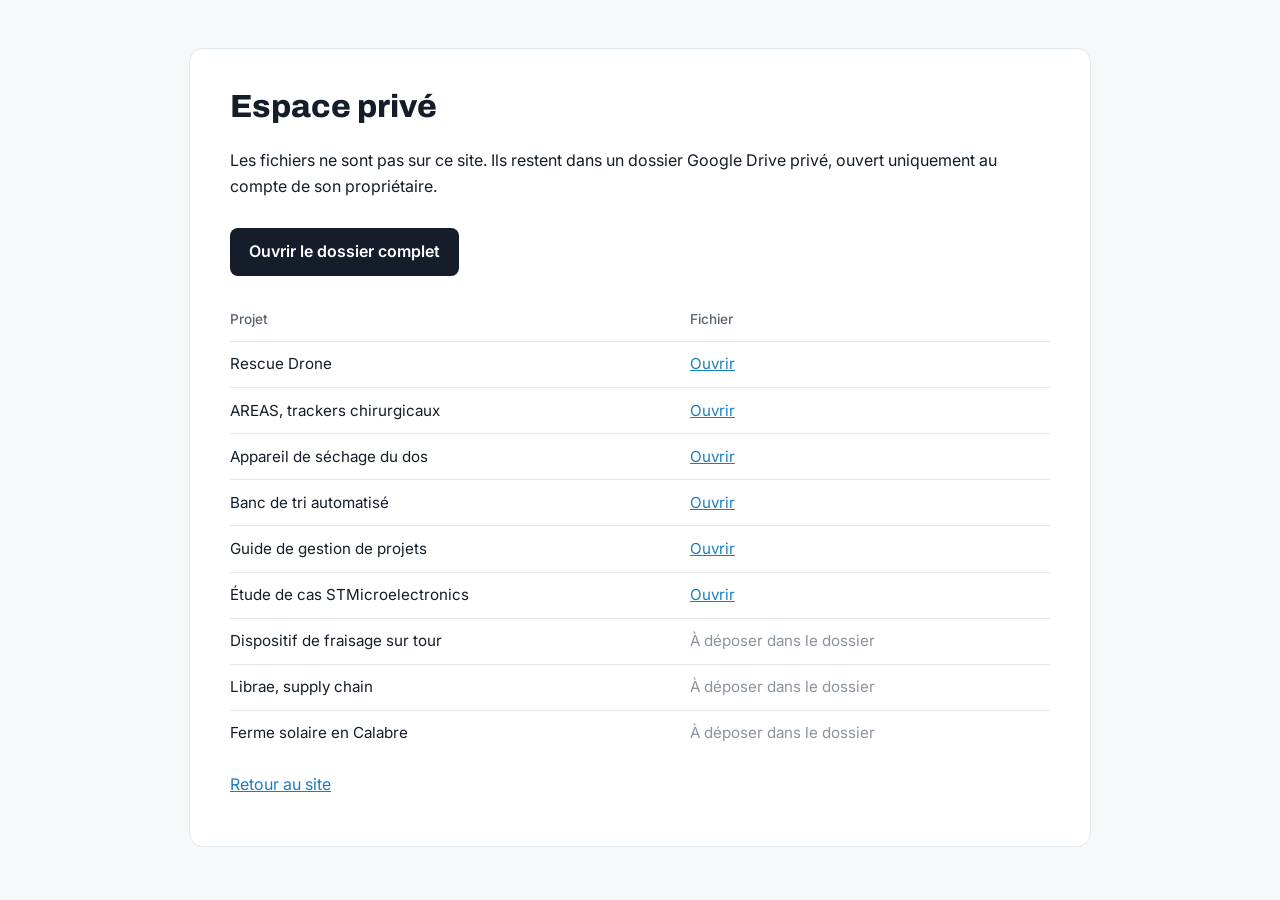
<file: espace-prive.html>
<!DOCTYPE html>
<html lang="fr">
<head>
  <meta charset="UTF-8" />
  <meta name="viewport" content="width=device-width, initial-scale=1" />
  <meta name="robots" content="noindex, nofollow" />
  <title>Espace privé</title>
  <link rel="preconnect" href="https://fonts.googleapis.com" />
  <link rel="preconnect" href="https://fonts.gstatic.com" crossorigin />
  <link href="https://fonts.googleapis.com/css2?family=Archivo:wght@700;800&family=Inter:wght@400;500;600&display=swap" rel="stylesheet" />
  <style>
    body { margin: 0; font-family: 'Inter', sans-serif; color: #141d29; background: #f6f8fa; line-height: 1.6; }
    main { max-width: 820px; margin: 3rem auto; padding: 2rem clamp(1rem, 4vw, 2.5rem); background: #fff; border: 1px solid #e2e8ef; border-radius: 14px; }
    h1 { font-family: 'Archivo', sans-serif; font-weight: 800; font-size: 2rem; margin: 0 0 .6rem; }
    a { color: #1a7fbd; }
    .btn { display: inline-block; margin: .8rem 0 1.4rem; padding: .7rem 1.2rem; border-radius: 8px; background: #141d29; color: #fff; text-decoration: none; font-weight: 600; }
    table { width: 100%; border-collapse: collapse; }
    th, td { text-align: left; padding: .65rem .6rem .65rem 0; border-top: 1px solid #e2e8ef; font-size: .95rem; }
    th { border-top: 0; color: #5a6470; font-weight: 500; font-size: .85rem; }
    .todo { color: #8a939e; }
  </style>
</head>
<body>
<main>
  <h1>Espace privé</h1>
  <p>Les fichiers ne sont pas sur ce site. Ils restent dans un dossier Google Drive privé, ouvert uniquement au compte de son propriétaire.</p>
  <a class="btn" href="https://drive.google.com/drive/folders/1eaSbI5UJlcuyj5J8pktNqtH0GH6xABkw" target="_blank" rel="noopener noreferrer">Ouvrir le dossier complet</a>
  <table>
    <thead><tr><th scope="col">Projet</th><th scope="col">Fichier</th></tr></thead>
    <tbody>
      <tr><td>Rescue Drone</td><td><a href="https://drive.google.com/file/d/1RkhuFg6yUj_sbR5xXWzHhesghMo6XLti/view" target="_blank" rel="noopener noreferrer">Ouvrir</a></td></tr>
      <tr><td>AREAS, trackers chirurgicaux</td><td><a href="https://drive.google.com/file/d/1coDLWWuIejOdYH-zasqZrDOiw9vXzfQQ/view" target="_blank" rel="noopener noreferrer">Ouvrir</a></td></tr>
      <tr><td>Appareil de séchage du dos</td><td><a href="https://drive.google.com/file/d/15CJrV6BILuuaNaWE3x1EJsDocr-nvIJu/view" target="_blank" rel="noopener noreferrer">Ouvrir</a></td></tr>
      <tr><td>Banc de tri automatisé</td><td><a href="https://drive.google.com/file/d/17mlEKSF7xqJA-NkrdAWYaDBdiwzUAgD5/view" target="_blank" rel="noopener noreferrer">Ouvrir</a></td></tr>
      <tr><td>Guide de gestion de projets</td><td><a href="https://drive.google.com/file/d/1tMKbS1NXo1ydsw9zExlpT0T4s-koRqac/view" target="_blank" rel="noopener noreferrer">Ouvrir</a></td></tr>
      <tr><td>Étude de cas STMicroelectronics</td><td><a href="https://drive.google.com/file/d/1igJrv-cjh_9xK1UUDAfd9MJr_EK82a18/view" target="_blank" rel="noopener noreferrer">Ouvrir</a></td></tr>
      <tr><td>Dispositif de fraisage sur tour</td><td class="todo">À déposer dans le dossier</td></tr>
      <tr><td>Librae, supply chain</td><td class="todo">À déposer dans le dossier</td></tr>
      <tr><td>Ferme solaire en Calabre</td><td class="todo">À déposer dans le dossier</td></tr>
    </tbody>
  </table>
  <p><a href="index.html">Retour au site</a></p>
</main>
</body>
</html>
</file>
